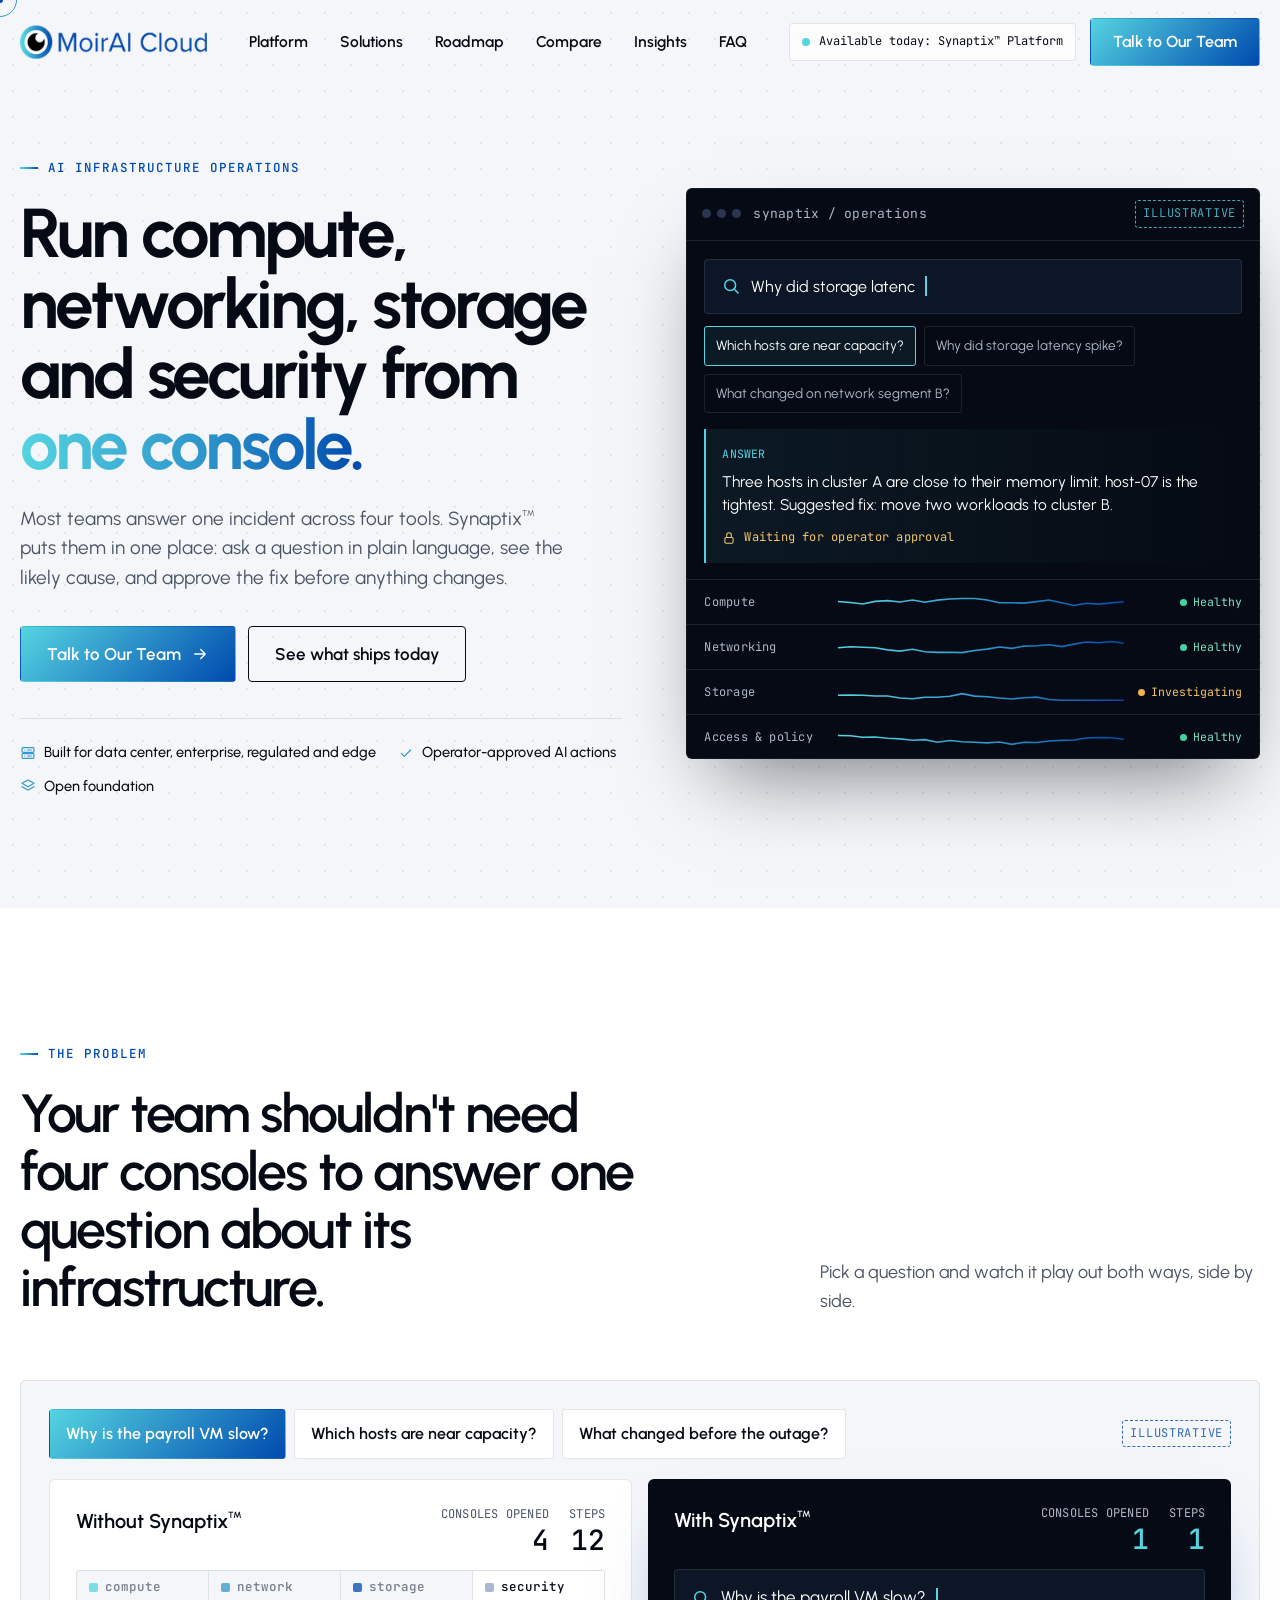
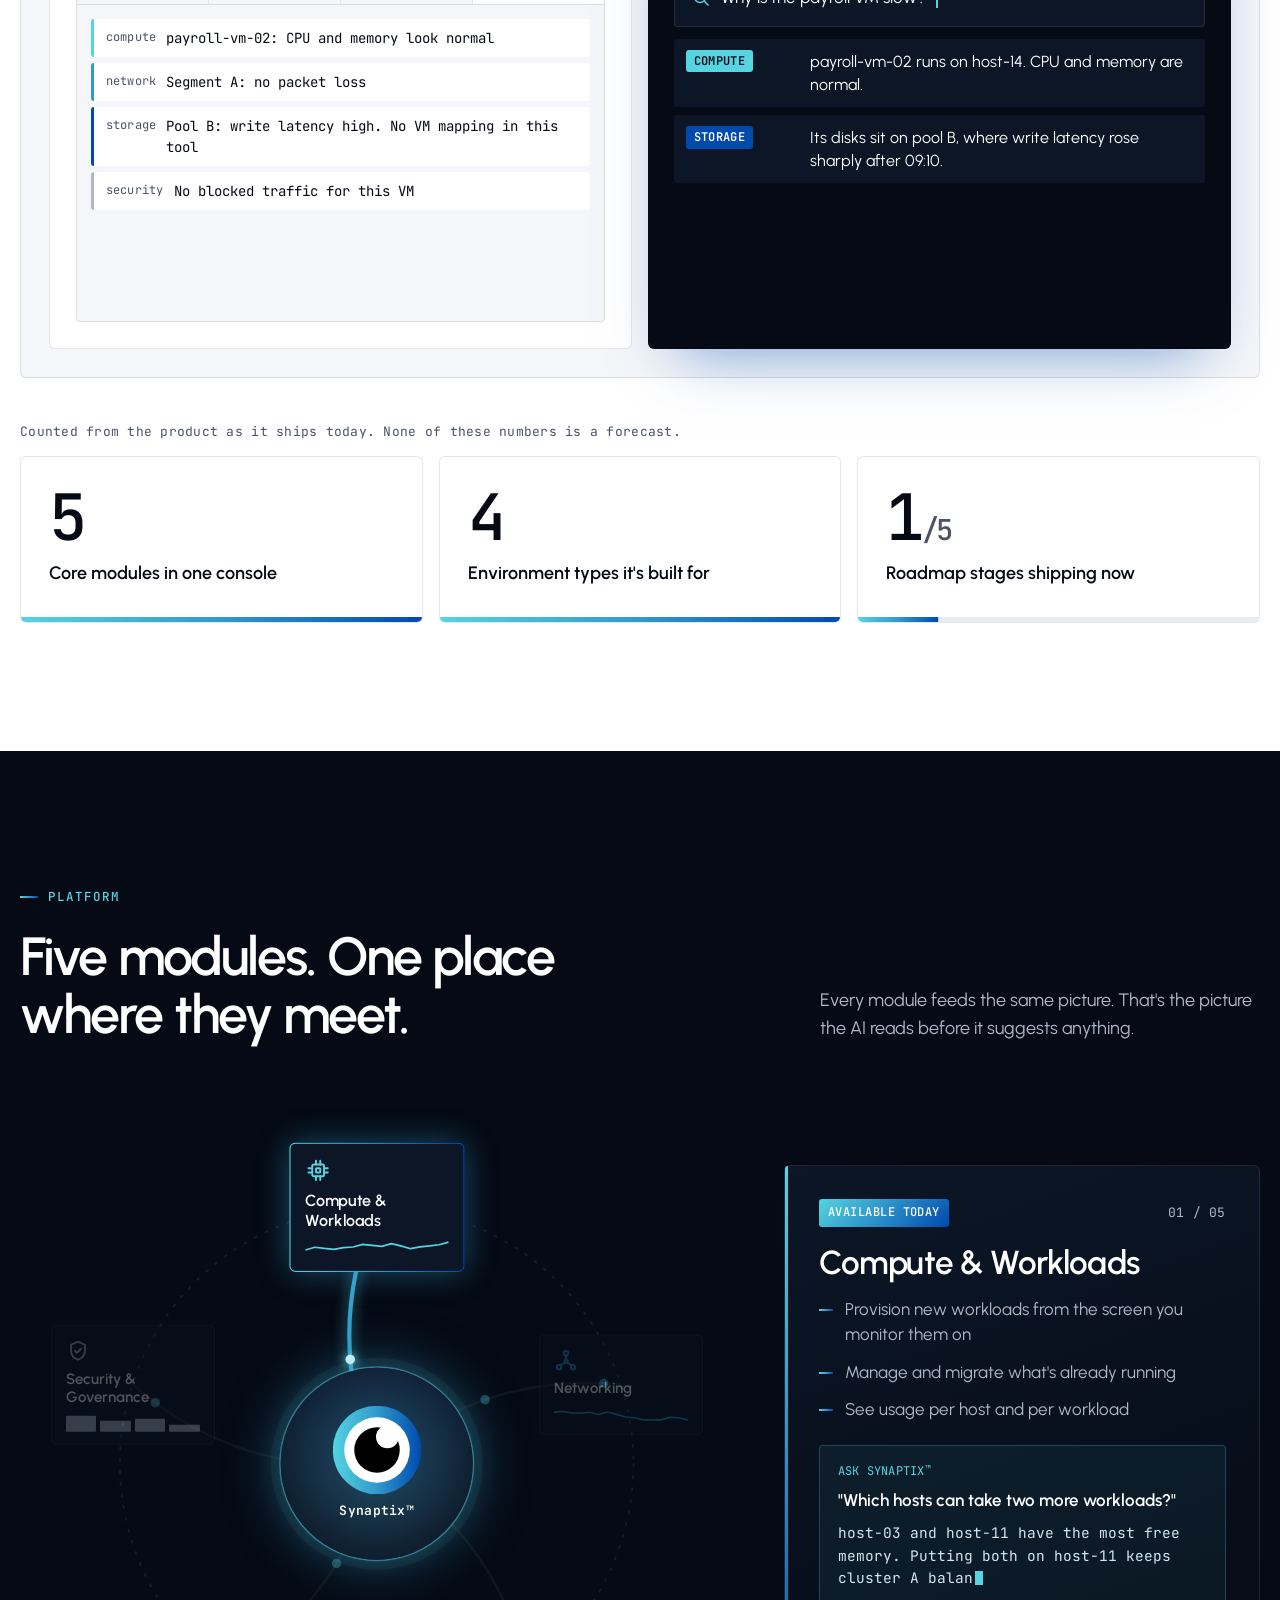
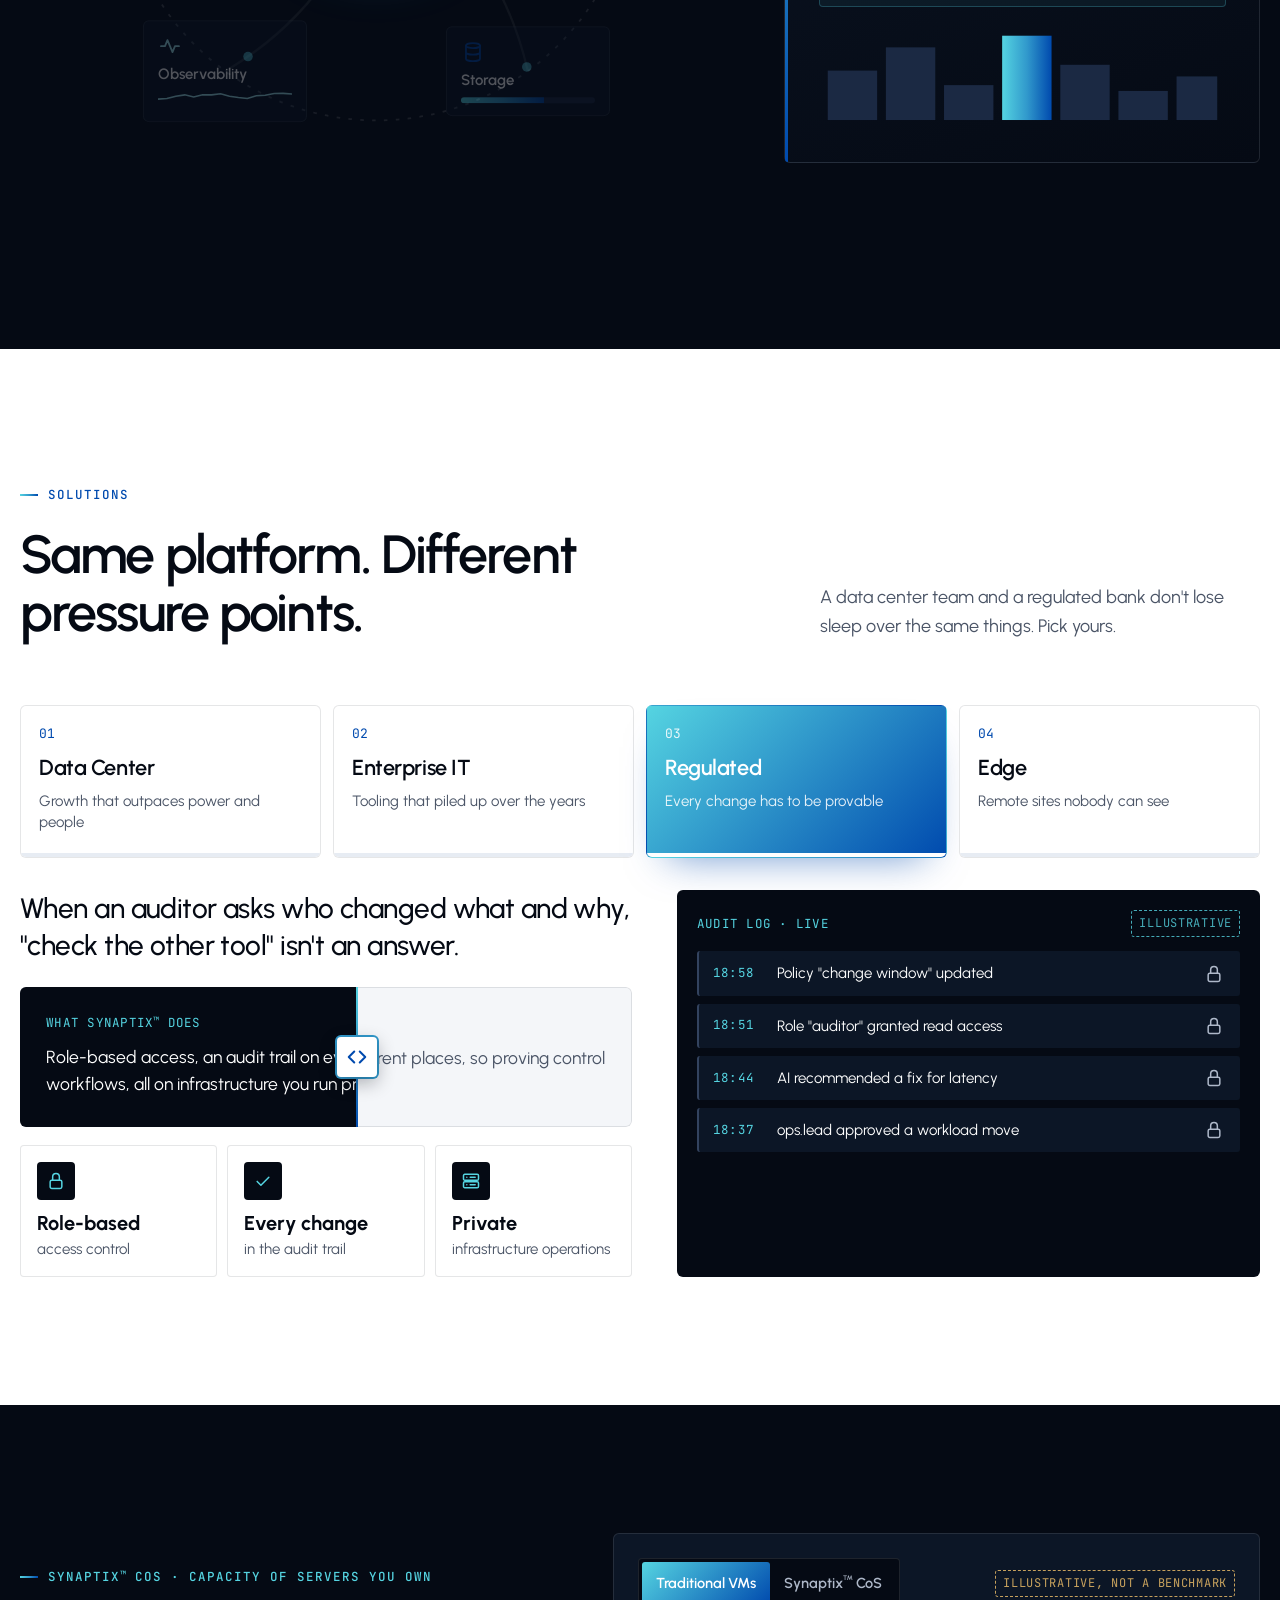
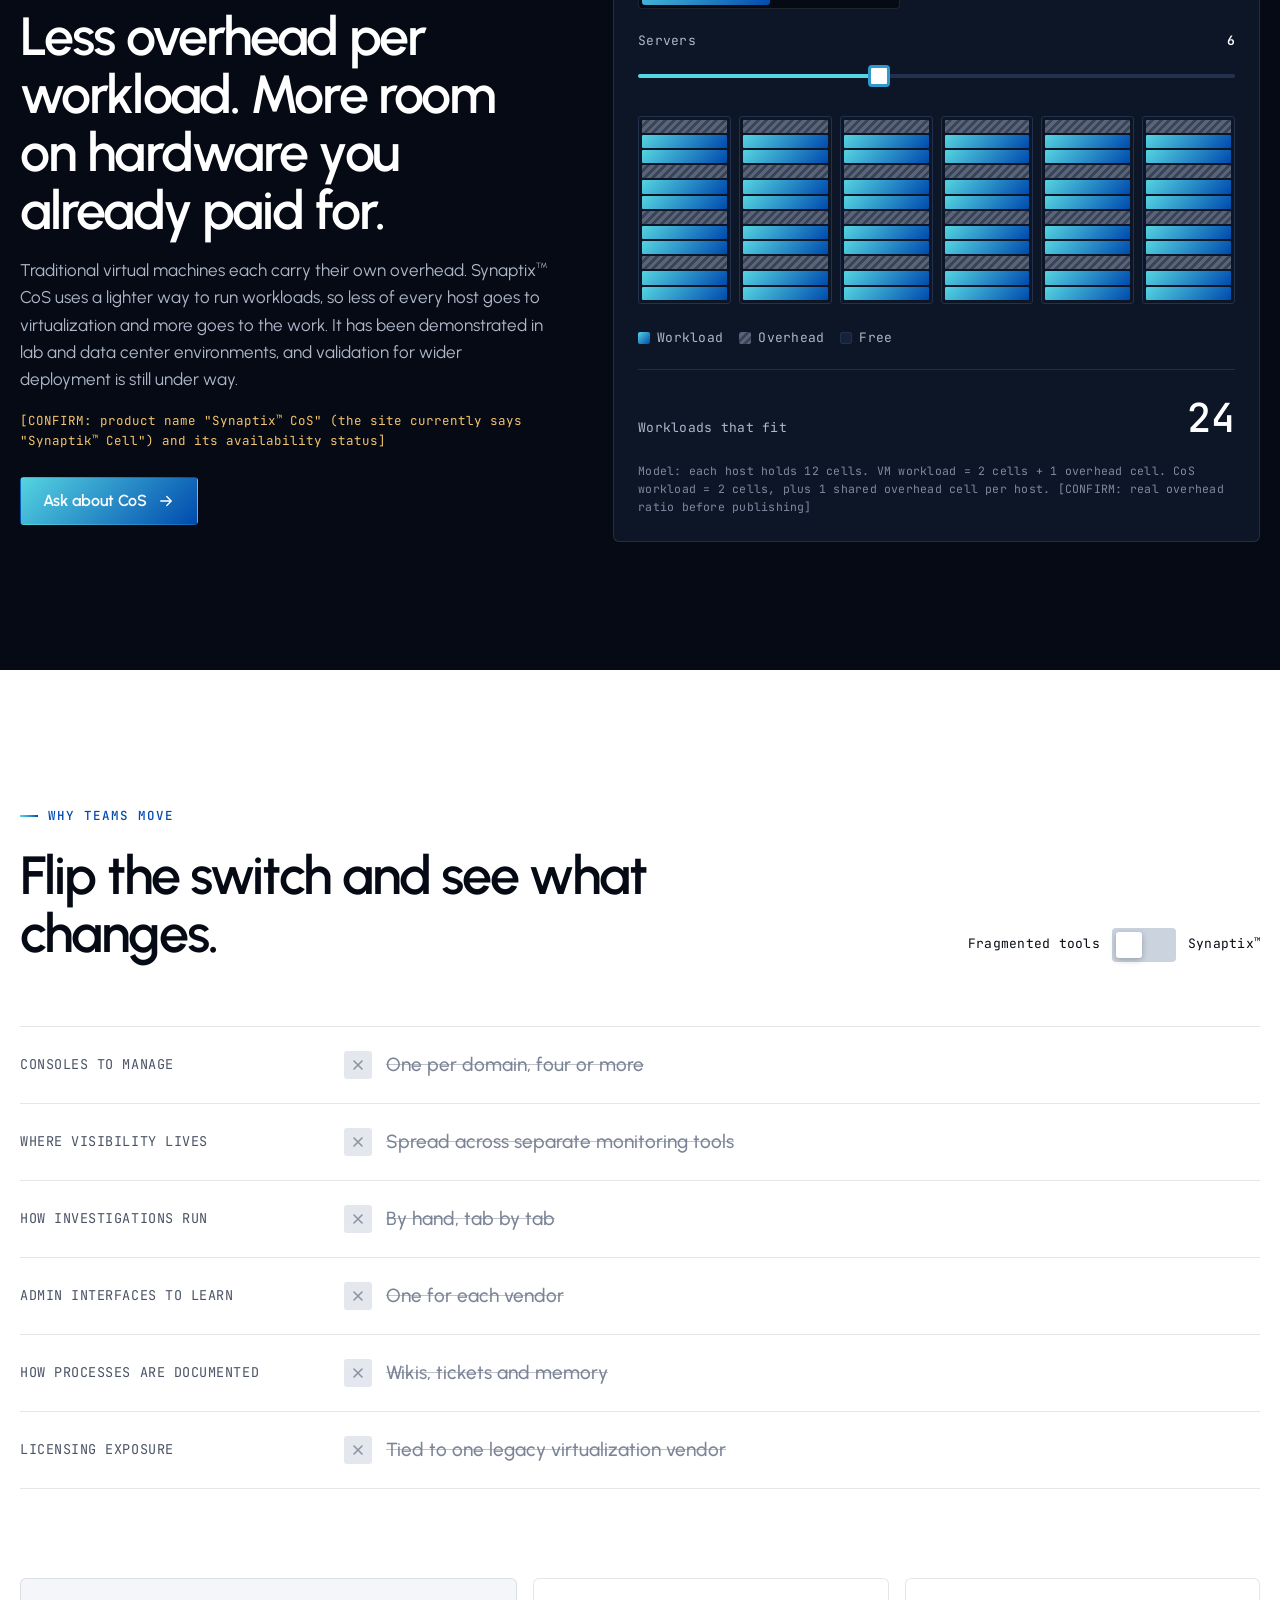
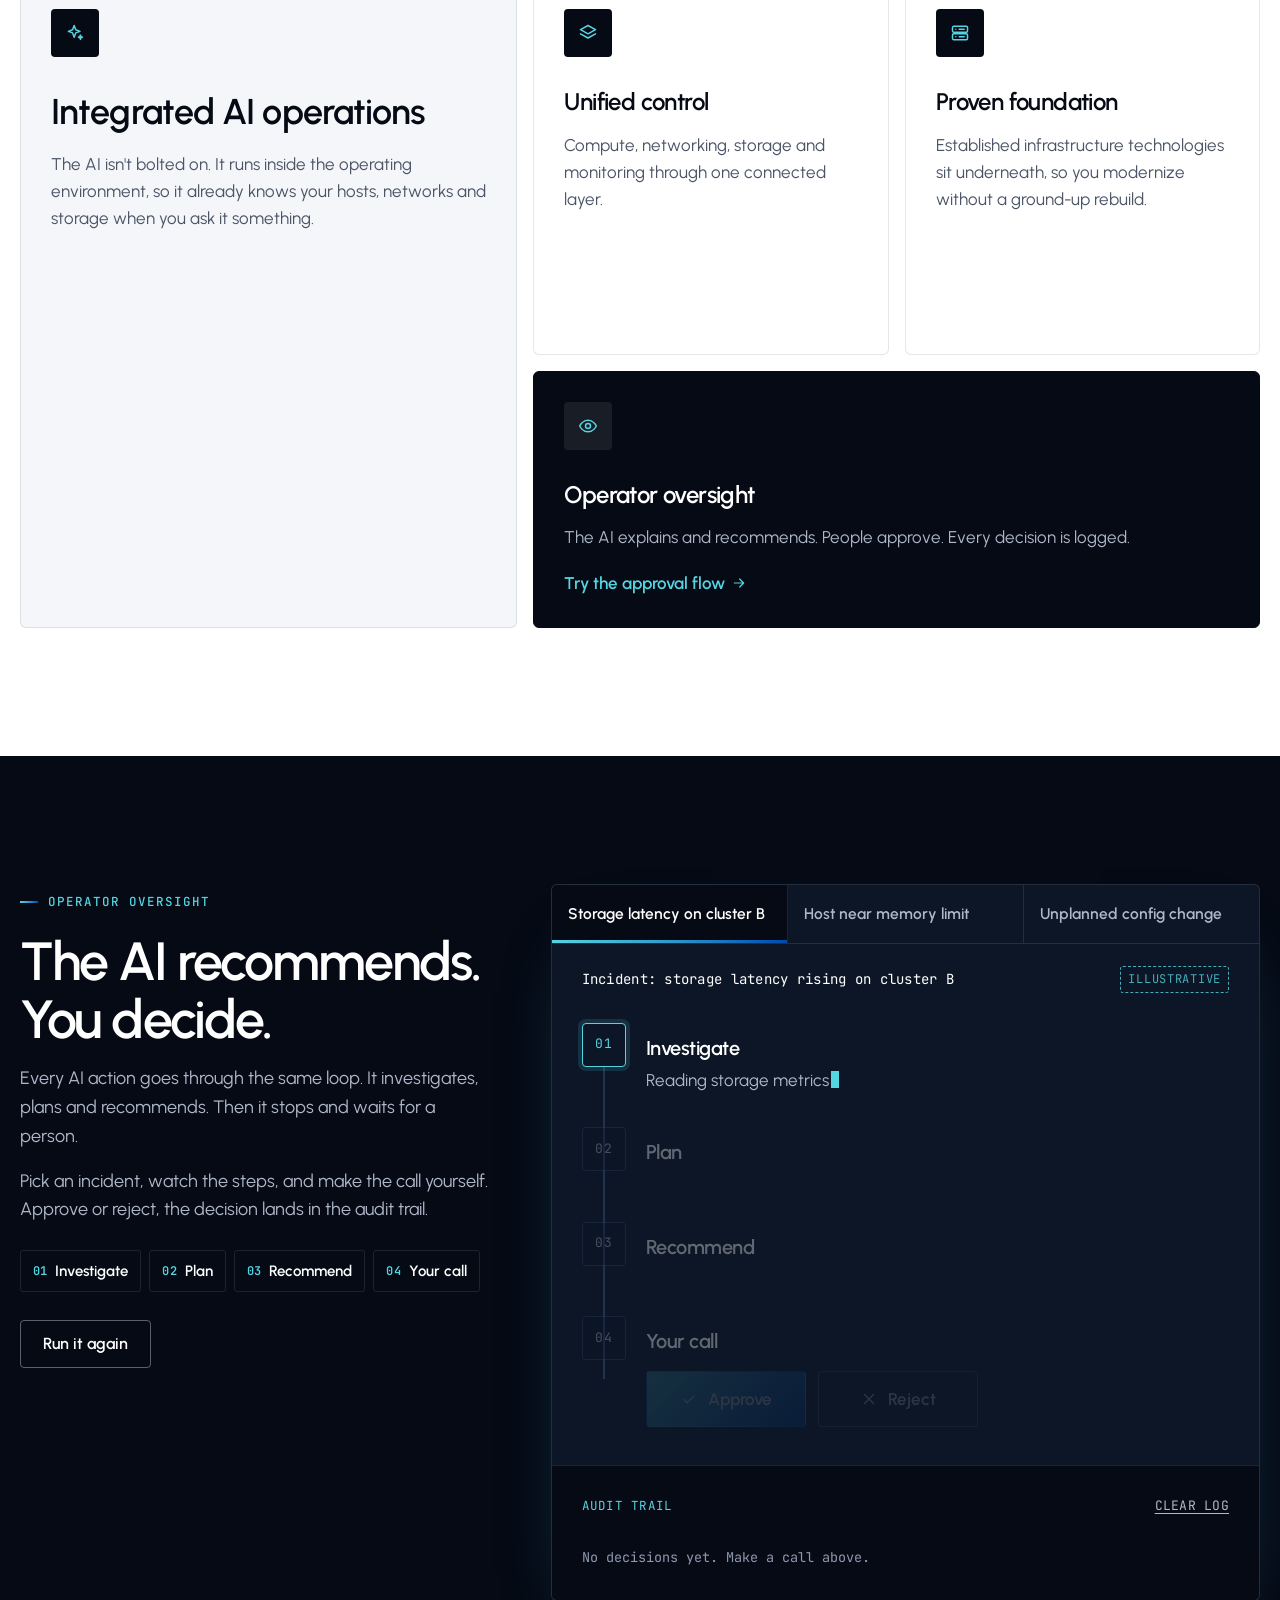
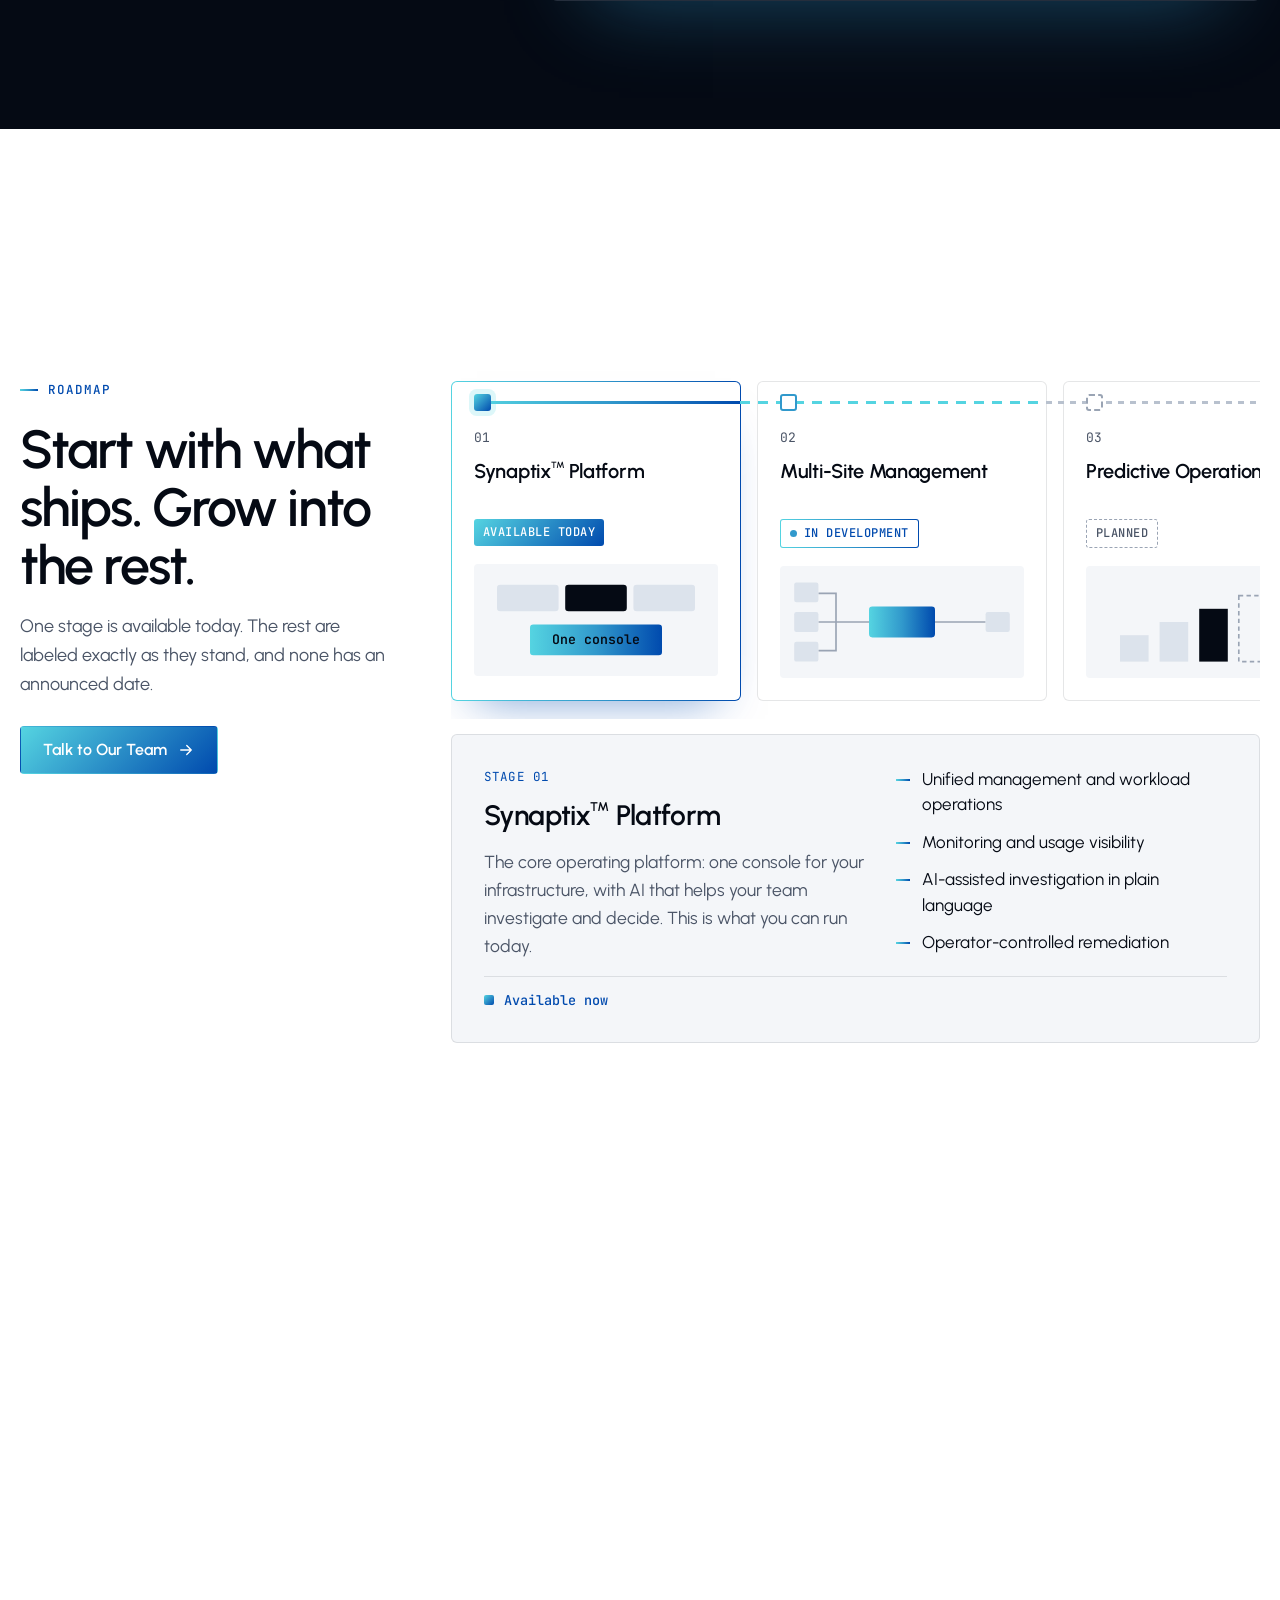
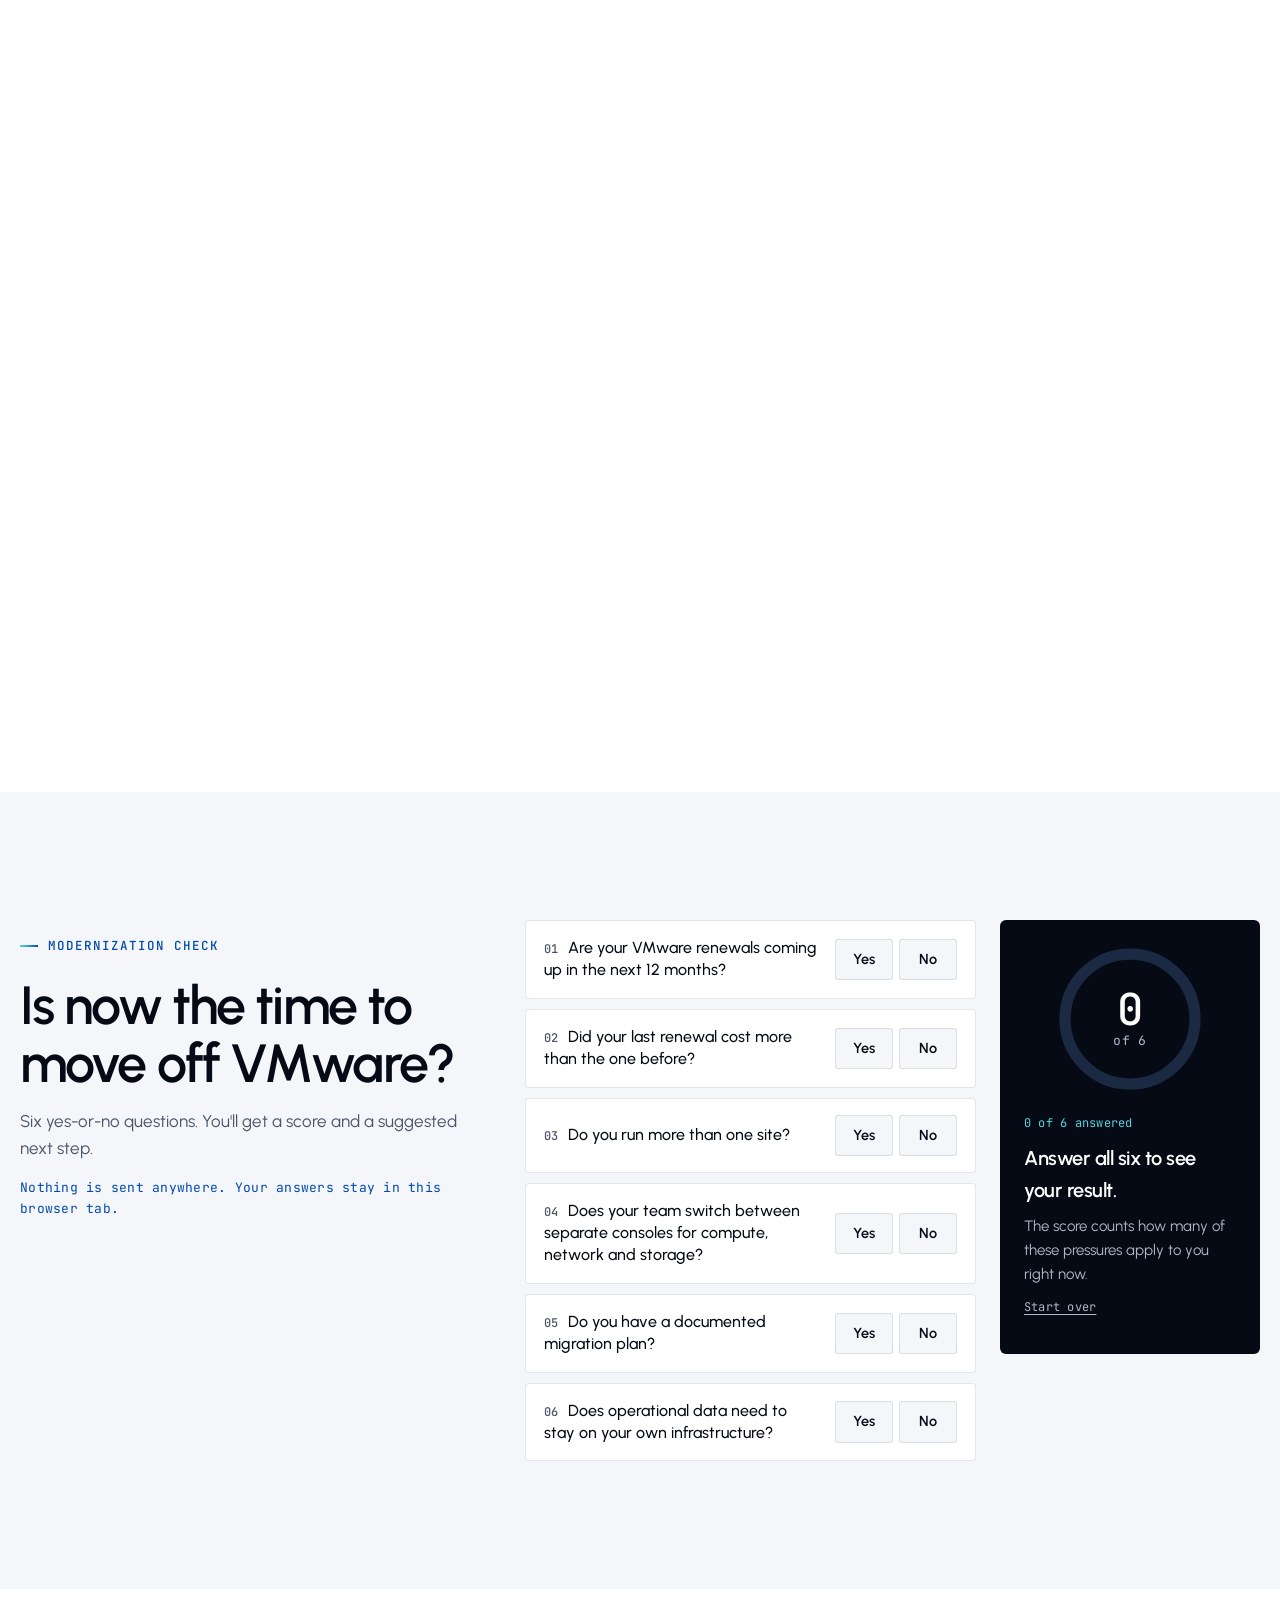
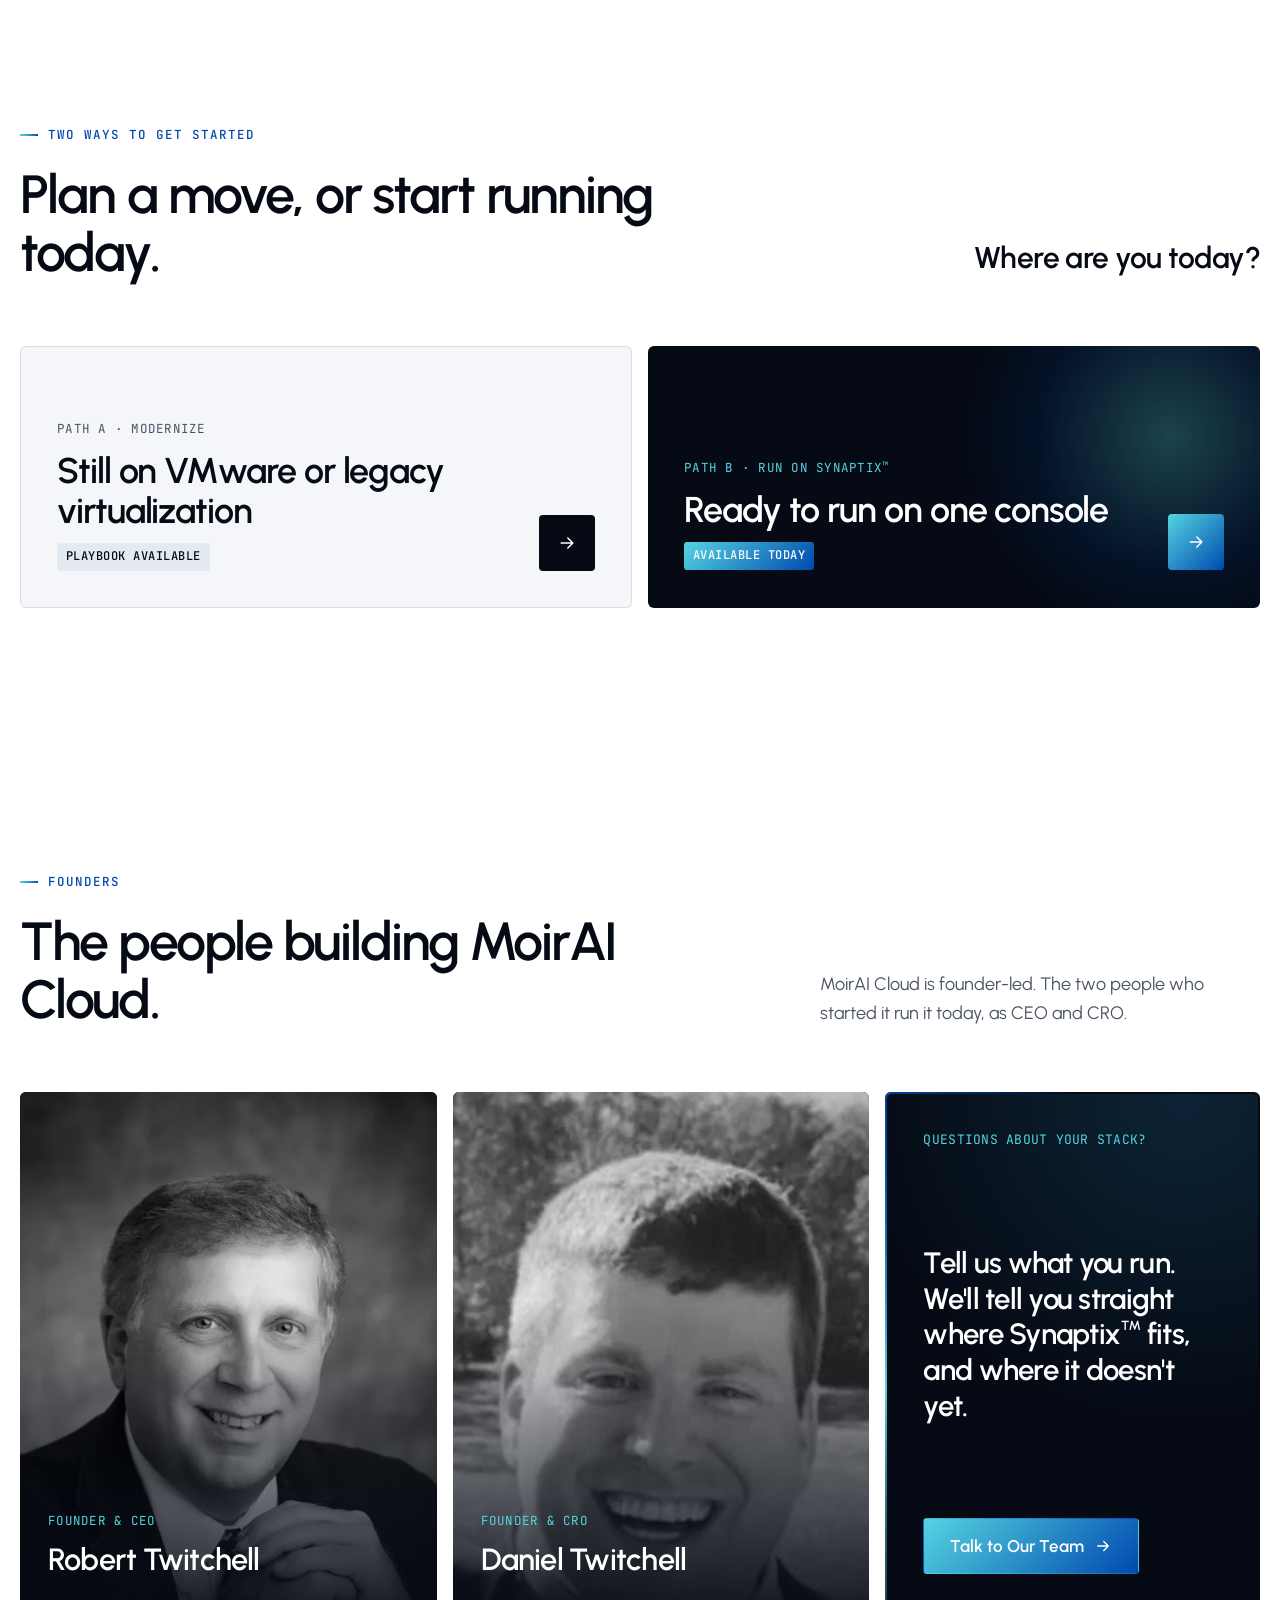
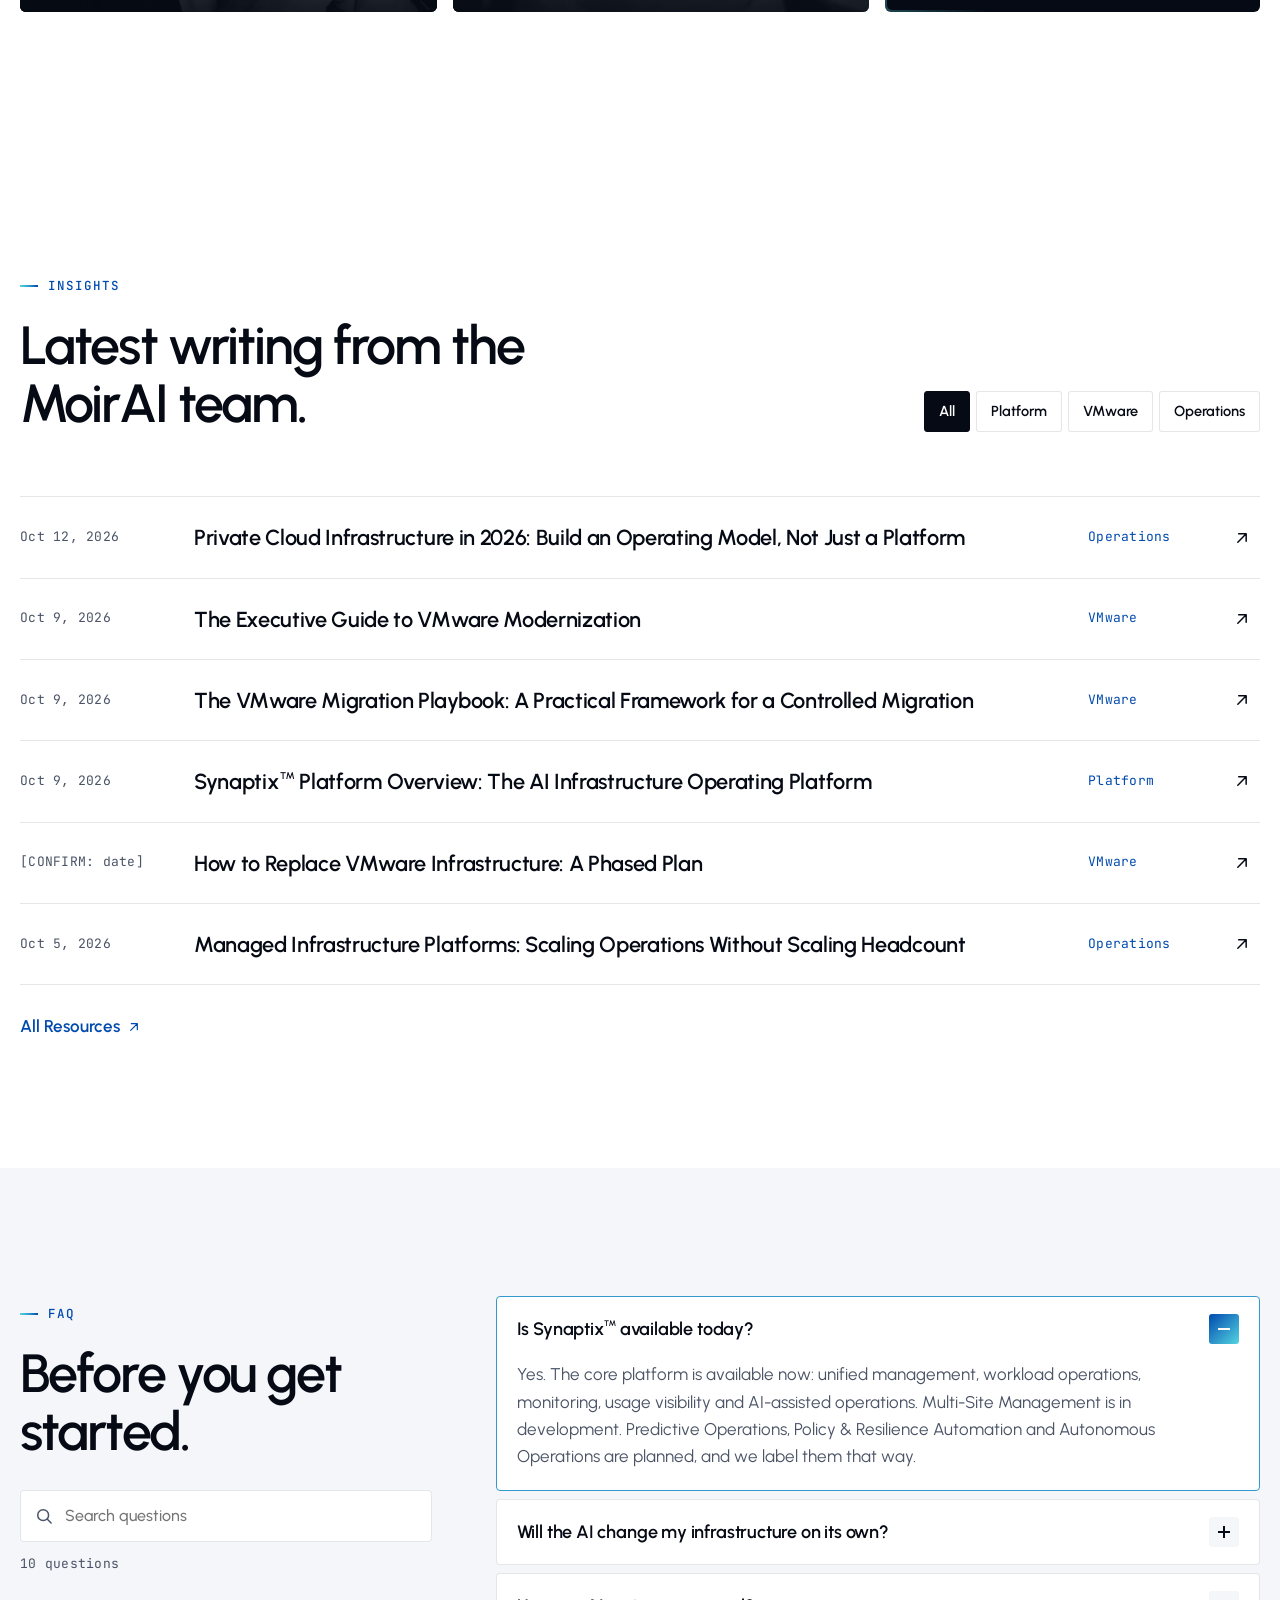
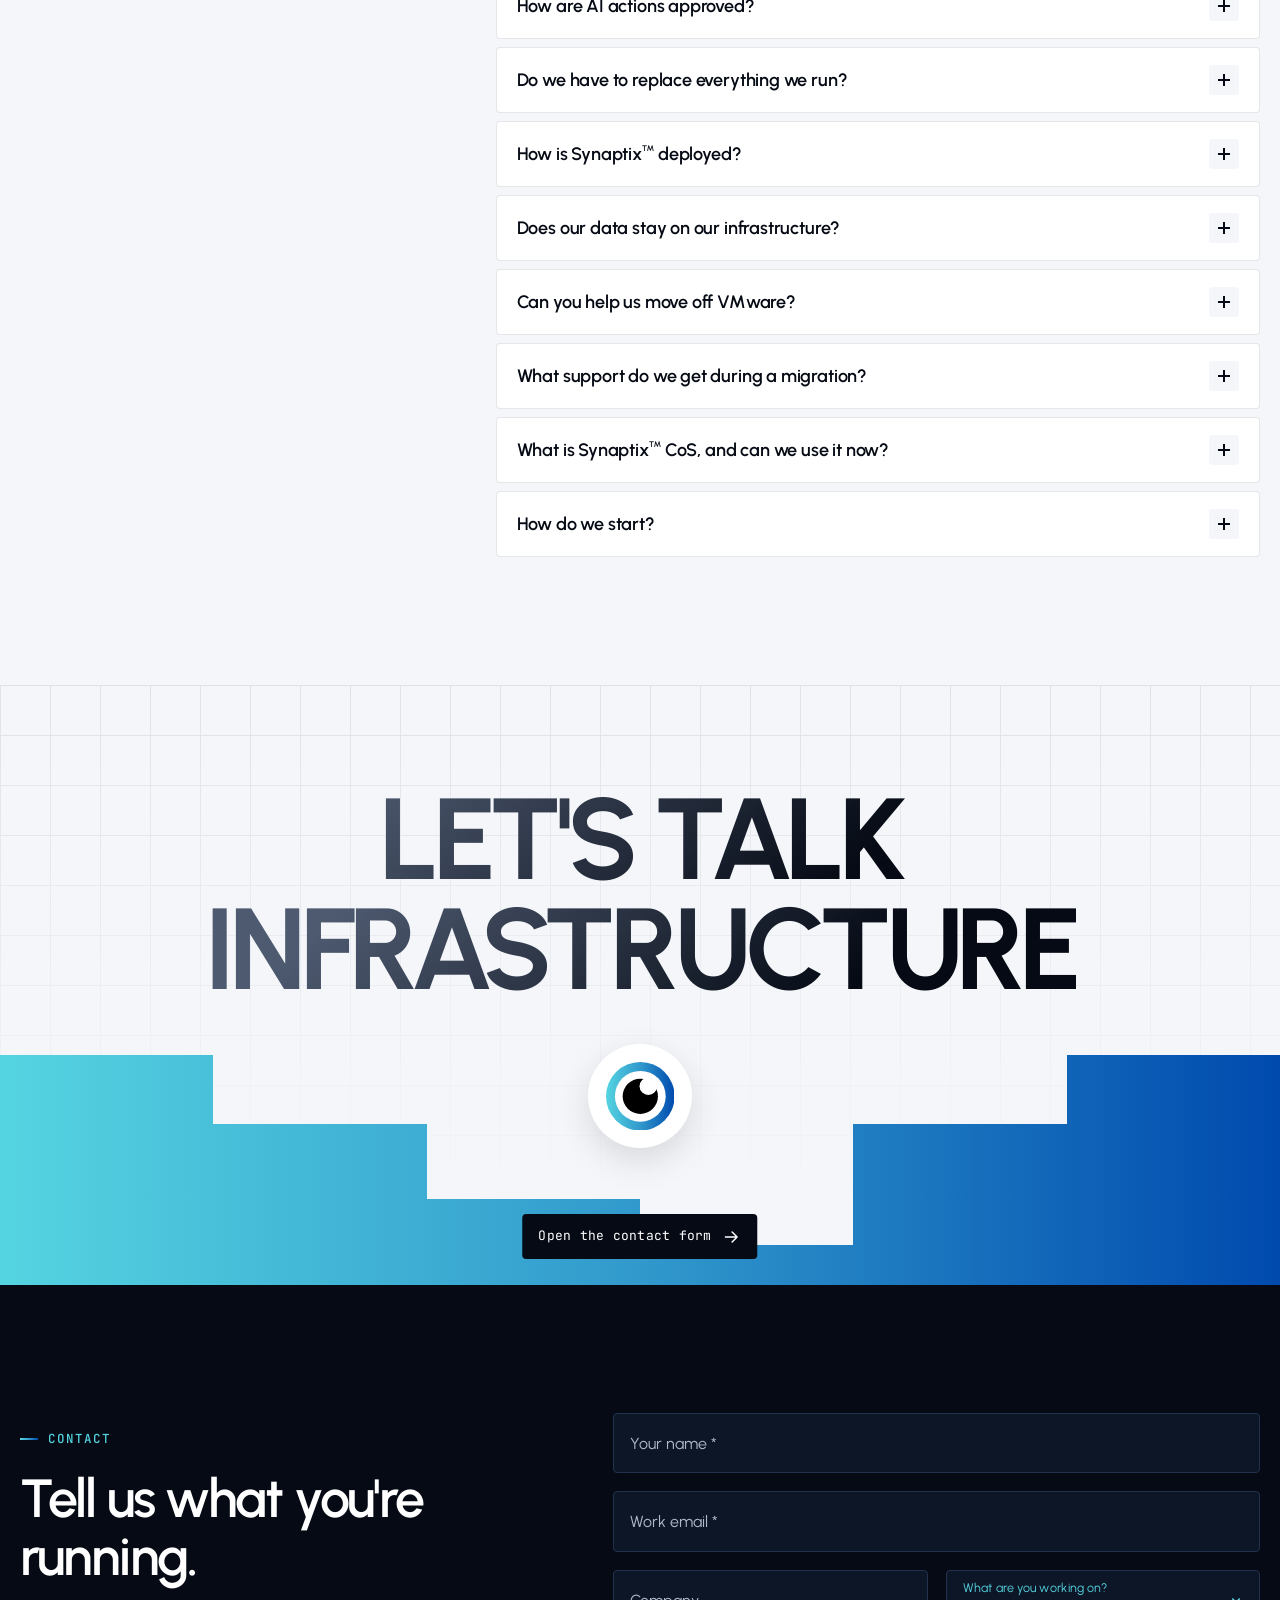
<file: index.html>
<!doctype html>
<html lang="en">
<head>
<meta charset="utf-8">
<meta name="viewport" content="width=device-width, initial-scale=1, viewport-fit=cover">
<title>MoirAI Cloud | Synaptix™, One Console for AI-Assisted Infrastructure Operations</title>
<meta name="description" content="Run compute, networking, storage and security from one console. Synaptix™ uses AI to trace problems to their cause and recommend a fix that your operators approve. Core platform available today.">
<meta name="theme-color" content="#F4F6F9">
<meta property="og:type" content="website">
<meta property="og:site_name" content="MoirAI Cloud">
<meta property="og:title" content="MoirAI Cloud | Synaptix™ AI infrastructure operations">
<meta property="og:description" content="One console for compute, networking, storage and security, with AI that recommends and operators who approve. Core platform available today.">
<meta property="og:image" content="assets/images/android-chrome-512x512.png">
<meta name="twitter:card" content="summary">
<meta name="twitter:site" content="@MoirAICloud">
<link rel="icon" href="assets/images/favicon.ico" sizes="any">
<link rel="icon" type="image/png" sizes="32x32" href="assets/images/favicon-32x32.png">
<link rel="icon" type="image/png" sizes="16x16" href="assets/images/favicon-16x16.png">
<link rel="apple-touch-icon" sizes="180x180" href="assets/images/apple-touch-icon.png">
<link rel="manifest" href="site.webmanifest">
<link rel="preconnect" href="https://fonts.googleapis.com">
<link rel="preconnect" href="https://fonts.gstatic.com" crossorigin>
<link rel="stylesheet" href="https://fonts.googleapis.com/css2?family=JetBrains+Mono:wght@400;500;600&family=Urbanist:wght@400..700&display=swap">
<script type="application/ld+json">{"@context":"https://schema.org","@type":"Organization","name":"MoirAI Cloud","url":"https://moiraicloud.ai/","email":"support@moiraicloud.ai","description":"Makers of Synaptix™, the AI infrastructure operating platform for data centers, enterprises, regulated and edge environments.","founder":[{"@type":"Person","name":"Robert Twitchell","jobTitle":"Founder & CEO"},{"@type":"Person","name":"Daniel Twitchell","jobTitle":"Founder & CRO"}],"sameAs":["https://www.linkedin.com/company/moirai-cloud/about/","https://x.com/MoirAICloud","https://www.instagram.com/moirai.cloud/"]}</script>
<style>:root{--cyan:#55D4E1;--blue:#3199CC;--blue-deep:#004AAE;--ink:#050A14;--ink-2:#0C1626;--ink-3:#15223A;--paper:#F4F6F9;--white:#FFFFFF;--line:rgba(5,10,20,.1);--line-d:rgba(255,255,255,.1);--body:#4A5466;--body-d:#AEB8C9;--grad:linear-gradient(90deg,var(--cyan),var(--blue) 50%,var(--blue-deep));--grad-d:linear-gradient(135deg,var(--cyan),var(--blue-deep));--f-sans:"Urbanist",system-ui,sans-serif;--f-mono:"JetBrains Mono",ui-monospace,monospace;--r:4px;--w:min(1280px,calc(100% - 40px));--sec-y:clamp(80px,10vw,140px);--head-h:72px;--ease:cubic-bezier(.22,.61,.36,1)}*,*::before,*::after{box-sizing:border-box}[hidden]{display:none !important}html{-webkit-text-size-adjust:100%;scroll-padding-top:88px}body{margin:0;font:400 17px/1.6 var(--f-sans);color:var(--body);background:var(--white);overflow-x:clip;-webkit-font-smoothing:antialiased}main>section,.foot{overflow-x:clip}img,svg{display:block;max-width:100%}img{height:auto}a{color:inherit;text-decoration:none}button{font:inherit;color:inherit;cursor:pointer}h1,h2,h3,p,ul,ol,figure{margin:0}ul,ol{padding:0;list-style:none}h1,h2,h3{color:var(--ink);font-weight:600;letter-spacing:-0.025em}:focus-visible{outline:2px solid var(--blue);outline-offset:3px;border-radius:2px}::selection{background:var(--cyan);color:var(--ink)}.mono{font-family:var(--f-mono);font-size:13px;letter-spacing:.02em}.ic{width:20px;height:20px;flex:none;fill:none;stroke:currentColor;stroke-width:1.8;stroke-linecap:round;stroke-linejoin:round}.sprite{position:absolute;width:0;height:0;overflow:hidden}.tm{position:relative;top:-1.1em;margin-left:.04em;font-size:.45em;line-height:0;letter-spacing:0;vertical-align:baseline}.mono .tm,.eyebrow .tm,.status-chip .tm,.badge .tm,.cos__fine .tm,.switch .tm{top:-.3em;font-size:.8em;margin-left:0}.sr-only{position:absolute !important;width:1px;height:1px;margin:-1px;overflow:hidden;clip:rect(0 0 0 0);white-space:nowrap;border:0}.skip{position:absolute;left:16px;top:-60px;z-index:1000;padding:12px 18px;background:var(--ink);color:var(--white);border-radius:var(--r);font-weight:600}.skip:focus{top:16px}.wrap{width:var(--w);margin-inline:auto}.grad-text{background:var(--grad);-webkit-background-clip:text;background-clip:text;color:transparent}.sec{padding-block:var(--sec-y);position:relative}.sec--dark{background:var(--ink);color:var(--body-d)}.sec--dark h2,.sec--dark h3{color:var(--white)}.sec--paper{background:var(--paper)}.eyebrow{display:inline-flex;align-items:center;gap:10px;margin-bottom:20px;font-family:var(--f-mono);font-size:12.5px;font-weight:500;letter-spacing:.08em;text-transform:uppercase;color:var(--blue-deep)}.eyebrow::before{content:"";width:18px;height:2px;background:var(--grad)}.eyebrow--dark{color:var(--cyan)}.h2{font-size:clamp(32px,4.2vw,56px);line-height:1.08;letter-spacing:-0.035em}.sec-head{max-width:760px;margin-bottom:clamp(40px,5vw,64px)}.sec-head__lead{margin-top:18px;font-size:18px;max-width:52ch}.sec-head--split{max-width:none;display:flex;align-items:flex-end;justify-content:space-between;gap:32px;flex-wrap:wrap}.sec-head--split>div{max-width:640px}.sec-head--split .sec-head__lead{margin-top:0;max-width:40ch}.badge{display:inline-flex;align-items:center;gap:7px;padding:4px 9px;border-radius:3px;font-family:var(--f-mono);font-size:12px;font-weight:500;letter-spacing:.04em;text-transform:uppercase;white-space:nowrap}.badge--live{color:var(--white);background:var(--grad-d)}.badge--dev{position:relative;color:var(--blue-deep);background:var(--white);border:1.5px solid transparent;background-image:linear-gradient(var(--white),var(--white)),var(--grad);background-origin:border-box;background-clip:padding-box,border-box}.badge--dev::before{content:"";width:7px;height:7px;border-radius:50%;background:var(--blue);animation:pulse 1.8s infinite}.badge--plan{color:var(--body);border:1.5px dashed #9AA4B4}.badge--plan-solid{color:var(--ink);background:#E4EAF2}.tag-ill{display:inline-block;padding:3px 7px;border:1px dashed currentColor;border-radius:3px;font-family:var(--f-mono);font-size:12px;letter-spacing:.06em;text-transform:uppercase;opacity:.8}@keyframes pulse{0%{box-shadow:0 0 0 0 rgba(85,212,225,.7)}70%{box-shadow:0 0 0 8px rgba(85,212,225,0)}100%{box-shadow:0 0 0 0 rgba(85,212,225,0)}}.btn{position:relative;display:inline-flex;align-items:center;justify-content:center;gap:10px;min-height:48px;padding:13px 22px;border:1.5px solid var(--ink);border-radius:var(--r);background:var(--ink);color:var(--white);font-size:16px;font-weight:600;line-height:1;white-space:nowrap;overflow:hidden;isolation:isolate;transition:color .3s,border-color .3s,transform .2s var(--ease);touch-action:manipulation}.btn::before{content:"";position:absolute;inset:0;z-index:-1;background:var(--grad);transform:translateX(-101%);transition:transform .45s var(--ease)}.btn:hover::before,.btn:focus-visible::before{transform:none}.btn:hover,.btn:focus-visible{border-color:transparent;color:var(--ink)}.btn .ic{width:18px;height:18px;transition:transform .3s var(--ease)}.btn:hover .ic{transform:translateX(3px)}.btn--grad{background:var(--grad-d);border-color:transparent;color:var(--white)}.btn--grad::before{background:var(--ink)}.btn--grad:hover,.btn--grad:focus-visible{color:var(--white)}.btn--line{background:transparent;color:var(--ink)}.btn--line:hover{color:var(--ink)}.btn--dark{color:var(--white);border-color:rgba(255,255,255,.35)}.btn--dark:hover{color:var(--ink)}.btn--lg{min-height:56px;padding:16px 26px;font-size:17px}.btn--sm{min-height:44px;padding:10px 16px;font-size:15px}.btn--block{width:100%}.btn:disabled{opacity:.4;cursor:not-allowed}.btn:disabled::before{display:none}.btn--mag{will-change:transform}.link{display:inline-flex;align-items:center;gap:6px;font-weight:600;color:var(--blue-deep)}.link .ic{width:16px;height:16px;transition:transform .3s var(--ease)}.link:hover .ic{transform:translate(3px,-1px)}.link-btn{padding:8px 0;min-height:44px;border:0;background:none;color:var(--blue-deep);text-decoration:underline;text-underline-offset:3px}.ulink{position:relative;display:inline-block}.ulink::after{content:"";position:absolute;left:0;bottom:-2px;width:100%;height:2px;background:var(--grad);transform:scaleX(0);transform-origin:right;transition:transform .4s var(--ease)}.ulink:hover::after,.ulink:focus-visible::after{transform:scaleX(1);transform-origin:left}.progress{position:fixed;inset:0 0 auto;height:3px;z-index:300;pointer-events:none}.progress span{display:block;height:100%;background:var(--grad);transform-origin:0 50%;transform:scaleX(0)}.cursor{display:none}.has-cursor .cursor{display:block}.cursor__dot,.cursor__ring{position:fixed;left:0;top:0;z-index:400;pointer-events:none;border-radius:50%}.cursor__dot{width:6px;height:6px;margin:-3px 0 0 -3px;background:var(--blue-deep)}.cursor__ring{width:34px;height:34px;margin:-17px 0 0 -17px;border:1.5px solid var(--blue);display:grid;place-items:center;transition:width .3s var(--ease),height .3s var(--ease),margin .3s var(--ease),background .3s,border-color .3s}.cursor.is-hover .cursor__ring{width:64px;height:64px;margin:-32px 0 0 -32px;border-color:transparent;background:linear-gradient(135deg,rgba(85,212,225,.35),rgba(0,74,174,.35))}.cursor.is-label .cursor__ring{width:76px;height:76px;margin:-38px 0 0 -38px;background:var(--grad-d);border-color:transparent}.cursor__label{font:600 11px/1 var(--f-mono);letter-spacing:.06em;text-transform:uppercase;color:var(--white);opacity:0;transition:opacity .2s}.cursor.is-label .cursor__label{opacity:1}.cursor.is-text{opacity:0}.has-cursor,.has-cursor a,.has-cursor button,.has-cursor [role="button"]{cursor:none}.has-cursor input,.has-cursor textarea,.has-cursor select{cursor:auto}.has-cursor input[type="range"]{cursor:none}.totop{position:fixed;right:20px;bottom:20px;z-index:120;display:grid;place-items:center;width:52px;height:52px;padding:0;border:0;border-radius:6px;background:var(--ink);color:var(--white);box-shadow:0 10px 24px -10px rgba(5,10,20,.5);opacity:0;visibility:hidden;transform:translateY(14px);transition:opacity .3s,transform .3s var(--ease),visibility .3s}.totop.is-on{opacity:1;visibility:visible;transform:none}.totop:hover{background:var(--blue-deep)}.totop .ic{width:18px;height:18px}.totop__ring{position:absolute;inset:0;width:100%;height:100%;transform:rotate(-90deg);fill:none;stroke-width:2}.totop__ring circle{stroke:rgba(255,255,255,.14)}.totop__ring .totop__bar{stroke:var(--cyan);stroke-dasharray:100;stroke-dashoffset:calc(100 - var(--p,0))}.head{position:fixed;inset:0 0 auto;z-index:200;transition:transform .35s var(--ease),background .3s,box-shadow .3s}.head__in{width:var(--w);margin-inline:auto;height:84px;display:flex;align-items:center;gap:28px;transition:height .3s var(--ease)}.head.is-solid{background:rgba(255,255,255,.82);-webkit-backdrop-filter:blur(14px) saturate(1.4);backdrop-filter:blur(14px) saturate(1.4);box-shadow:0 1px 0 var(--line)}.head.is-solid .head__in{height:var(--head-h)}.head.is-hidden{transform:translateY(-100%)}.head__logo img{height:34px;width:auto}.nav{position:relative;margin-inline:auto}.nav__list{display:flex;gap:4px}.nav__list a{display:block;padding:12px 14px;font-size:15.5px;font-weight:600;color:var(--ink);transition:color .2s}.nav__list a.is-active{color:var(--blue-deep)}.nav__bar{position:absolute;left:0;bottom:4px;height:2px;width:0;background:var(--grad);opacity:0;transition:transform .35s var(--ease),width .35s var(--ease),opacity .2s}.head__right{display:flex;align-items:center;gap:14px}.status-chip{display:inline-flex;align-items:center;gap:9px;padding:8px 12px;border:1px solid var(--line);border-radius:var(--r);background:rgba(255,255,255,.7);font-family:var(--f-mono);font-size:12px;color:var(--ink);white-space:nowrap;transition:border-color .3s}.status-chip:hover{border-color:var(--blue)}.dot{width:8px;height:8px;border-radius:50%;background:var(--cyan);animation:pulse 1.8s infinite;flex:none}.burger{display:none;position:relative;width:46px;height:46px;padding:0;border:0;border-radius:var(--r);background:var(--ink)}.burger span{position:absolute;left:13px;right:13px;height:2px;background:var(--white);transition:transform .3s var(--ease),top .3s var(--ease)}.burger span:first-child{top:18px}.burger span:last-child{top:26px}.burger[aria-expanded="true"] span:first-child{top:22px;transform:rotate(45deg)}.burger[aria-expanded="true"] span:last-child{top:22px;transform:rotate(-45deg)}.mmenu{position:fixed;inset:0;z-index:190;display:flex;flex-direction:column;justify-content:space-between;padding:110px 24px 32px;background:var(--ink);overflow-y:auto}.mmenu__list a{display:flex;align-items:baseline;gap:16px;padding:14px 0;border-bottom:1px solid var(--line-d);font-size:clamp(30px,8vw,44px);font-weight:600;letter-spacing:-0.03em;color:var(--white)}.mmenu__list .mono{color:var(--cyan)}.mmenu__list li{opacity:0;transform:translateY(18px);transition:opacity .4s var(--ease),transform .4s var(--ease)}.mmenu.is-in .mmenu__list li{opacity:1;transform:none}.mmenu__list li:nth-child(2){transition-delay:.04s}.mmenu__list li:nth-child(3){transition-delay:.08s}.mmenu__list li:nth-child(4){transition-delay:.12s}.mmenu__list li:nth-child(5){transition-delay:.16s}.mmenu__list li:nth-child(6){transition-delay:.2s}.mmenu__foot{display:grid;gap:16px;margin-top:32px}.mmenu__mail{font-family:var(--f-mono);color:var(--body-d);font-size:14px}.menu-open .head{background:transparent;box-shadow:none;-webkit-backdrop-filter:none;backdrop-filter:none}.menu-open .head__logo{filter:brightness(0) invert(1)}.hero{position:relative;padding:150px 0 110px;background:var(--paper);overflow:hidden}.hero__grid{position:absolute;inset:0;width:100%;height:100%}.hero__in{position:relative;display:grid;grid-template-columns:1.05fr 1fr;gap:clamp(32px,5vw,72px);align-items:center}.hero__title{font-size:clamp(40px,5.4vw,76px);line-height:1.02;letter-spacing:-0.045em;font-weight:700}.hero__lead{margin-top:24px;font-size:19px;line-height:1.55;max-width:50ch}.hero__ctas{display:flex;flex-wrap:wrap;gap:12px;margin-top:34px}.trust{display:flex;flex-wrap:wrap;gap:10px 22px;margin-top:36px;padding-top:22px;border-top:1px solid var(--line)}.trust li{display:flex;align-items:center;gap:8px;font-size:14.5px;font-weight:500;color:var(--ink)}.trust .ic{width:16px;height:16px;color:var(--blue)}.console{border-radius:6px;background:var(--ink);color:var(--body-d);box-shadow:0 40px 80px -30px rgba(5,10,20,.55),0 0 0 1px rgba(255,255,255,.06) inset;overflow:hidden}.console__bar{display:flex;align-items:center;gap:12px;padding:12px 16px;border-bottom:1px solid var(--line-d)}.console__bar .mono{color:var(--body-d);flex:1}.console__bar .tag-ill{color:var(--cyan)}.console__dots{display:flex;gap:6px}.console__dots i{width:9px;height:9px;border-radius:50%;background:#2A3550}.console__query{display:flex;align-items:center;gap:10px;margin:18px 18px 12px;padding:14px 16px;border:1px solid var(--line-d);border-radius:var(--r);background:var(--ink-2);font-size:16px;color:var(--white);min-height:54px}.console__query .ic{color:var(--cyan)}.console__caret{width:2px;height:20px;background:var(--cyan);animation:blink 1s steps(1) infinite}@keyframes blink{50%{opacity:0}}.console__chips{display:flex;flex-wrap:wrap;gap:8px;padding:0 18px}.qchip{padding:8px 11px;min-height:36px;border:1px solid var(--line-d);border-radius:3px;background:transparent;color:var(--body-d);font-size:13.5px;text-align:left;transition:border-color .25s,color .25s,background .25s}.qchip:hover,.qchip.is-on{color:var(--white);border-color:var(--cyan);background:rgba(85,212,225,.08)}.console__answer{margin:16px 18px;padding:16px;border-left:2px solid transparent;border-image:var(--grad) 1;background:linear-gradient(90deg,rgba(85,212,225,.08),transparent)}.console__label{color:var(--cyan);margin-bottom:6px;font-size:11.5px;text-transform:uppercase}.console__text{color:var(--white);font-size:15.5px;line-height:1.5;min-height:3em;transition:opacity .25s}.console__need{display:flex;align-items:center;gap:8px;margin-top:12px;color:#F5C46B;font-size:12px}.console__need .ic{width:14px;height:14px}.console__mods{border-top:1px solid var(--line-d)}.console__mods li{display:grid;grid-template-columns:120px 1fr 104px;align-items:center;gap:14px;padding:11px 18px;border-bottom:1px solid var(--line-d)}.console__mods li:last-child{border-bottom:0}.console__mods .mono{color:var(--body-d);font-size:12px}.spark{width:100%;height:22px}.spark polyline{fill:none;stroke:url(#g-ring);stroke-width:1.6;vector-effect:non-scaling-stroke}.state{justify-self:end;display:inline-flex;align-items:center;gap:6px;font-family:var(--f-mono);font-size:11.5px}.state::before{content:"";width:7px;height:7px;border-radius:50%}.state--ok{color:#7FE3C0}.state--ok::before{background:#43D3A0}.state--warn{color:#F5C46B}.state--warn::before{background:#F0B44C;animation:pulse 1.6s infinite}:root{--m-compute:#55D4E1;--m-network:#3199CC;--m-storage:#004AAE;--m-observe:#9FE6EE;--m-security:#A9B8CF}.qa{padding:clamp(16px,2.4vw,28px);border:1px solid var(--line);border-radius:6px;background:var(--paper)}.qa__bar{display:flex;align-items:center;justify-content:space-between;gap:16px;flex-wrap:wrap}.qa__bar .tag-ill{color:var(--blue-deep)}.qa__chips{display:flex;flex-wrap:wrap;gap:8px}.qa__chip{position:relative;min-height:46px;padding:11px 16px;border:1.5px solid var(--line);border-radius:var(--r);background:var(--white);font-size:16px;font-weight:600;color:var(--ink);transition:border-color .25s,color .25s,background .25s,transform .2s var(--ease)}.qa__chip:hover{border-color:var(--blue);transform:translateY(-2px)}.qa__chip[aria-pressed="true"]{background:var(--grad-d);border-color:transparent;color:var(--white)}.qa__grid{display:grid;grid-template-columns:1fr 1fr;gap:16px;margin-top:20px}.qa__side{display:flex;flex-direction:column;gap:16px;min-height:470px;padding:clamp(18px,2vw,26px);border-radius:6px}.qa__side--without{background:var(--white);border:1px solid var(--line)}.qa__side--with{background:var(--ink);color:var(--body-d);box-shadow:0 30px 60px -30px rgba(0,74,174,.55)}.qa__head{display:flex;justify-content:space-between;align-items:flex-start;gap:16px}.qa__title{font-size:20px;font-weight:600;color:var(--ink)}.qa__title--with{color:var(--white)}.qa__meters{display:flex;gap:20px;margin:0}.qa__meters div{text-align:right}.qa__meters dt{color:var(--body);font-size:12px;text-transform:uppercase}.qa__meters dd{margin:2px 0 0;font:500 28px/1 var(--f-mono);color:var(--ink);font-variant-numeric:tabular-nums}.qa__side--with dt{color:var(--body-d)}.qa__side--with dd{color:var(--cyan)}.cons4{flex:1;display:flex;flex-direction:column;border:1px solid var(--line);border-radius:var(--r);background:var(--paper);overflow:hidden}.cons4__tabs{display:flex;border-bottom:1px solid var(--line);overflow:hidden}.cons4__tabs span{flex:1;display:flex;align-items:center;gap:7px;padding:10px 12px;font:500 12.5px/1 var(--f-mono);color:var(--body);border-right:1px solid var(--line);opacity:.3;transition:opacity .3s,background .3s;white-space:nowrap}.cons4__tabs span:last-child{border-right:0}.cons4__tabs i{width:9px;height:9px;border-radius:2px;background:var(--m);flex:none}.cons4__tabs span.is-open{opacity:.75}.cons4__tabs span.is-cur{opacity:1;background:var(--white);color:var(--ink);box-shadow:inset 0 3px 0 var(--m)}.cons4__body{flex:1;display:grid;align-content:start;gap:6px;padding:14px}.cons4__body li{display:flex;gap:10px;padding:9px 12px;border-radius:3px;background:var(--white);font:400 14px/1.45 var(--f-mono);color:var(--ink);border-left:3px solid var(--m,#CBD3DF);animation:rise .35s var(--ease)}.cons4__body li .mono{color:var(--body);font-size:12px;flex:none;padding-top:1px}.cons4__idle{border-left-color:transparent !important;color:var(--body) !important;background:transparent !important}.qa__half{padding:14px 16px;border:1.5px dashed #D99A2B;border-radius:var(--r);background:#FFF8EC;color:#5C3F08;font-size:16px;line-height:1.5;animation:rise .4s var(--ease)}.qa__half strong{display:block;font:600 12px/1.4 var(--f-mono);text-transform:uppercase;letter-spacing:.04em;color:#8A5A08;margin-bottom:4px}.one{flex:1;display:flex;flex-direction:column;gap:12px}.one__query{display:flex;align-items:center;gap:10px;min-height:54px;padding:14px 16px;border:1px solid var(--line-d);border-radius:var(--r);background:var(--ink-2);color:var(--white);font-size:17px}.one__query .ic{color:var(--cyan)}.one__lines{display:grid;gap:8px}.one__lines li{display:grid;grid-template-columns:112px 1fr;gap:12px;align-items:start;padding:11px 12px;border-radius:3px;background:var(--ink-2);color:var(--white);font-size:16px;line-height:1.45;animation:rise .4s var(--ease)}.mtag{justify-self:start;padding:3px 8px;border-radius:3px;background:var(--m);color:var(--ink);font:600 12px/1.4 var(--f-mono);text-transform:uppercase;letter-spacing:.03em}.mtag--storage{color:var(--white)}.one__end{margin-top:auto;padding:16px;border-left:3px solid transparent;border-image:var(--grad) 1;background:linear-gradient(90deg,rgba(85,212,225,.12),transparent);color:var(--white);font-size:17px;line-height:1.5;animation:rise .45s var(--ease)}.one__end span{display:block;margin-top:8px;font:500 13px/1.4 var(--f-mono);color:#F5C46B}.tiles__note{margin:44px 0 14px;color:var(--body);font-size:13px}.tiles{display:grid;grid-template-columns:repeat(3,1fr);gap:16px}.tile{position:relative;padding:28px 28px 34px;border:1px solid var(--line);border-radius:6px;background:var(--white);overflow:hidden;cursor:default;transition:transform .35s var(--ease),box-shadow .35s;outline:none}.tile::after{content:"";position:absolute;inset:0;border-radius:6px;padding:1.5px;background:var(--grad);-webkit-mask:linear-gradient(#000 0 0) content-box,linear-gradient(#000 0 0);-webkit-mask-composite:xor;mask-composite:exclude;opacity:0;transition:opacity .35s;pointer-events:none}.tile:hover,.tile:focus-visible,.tile.is-open{transform:translateY(-4px);box-shadow:0 24px 40px -24px rgba(0,74,174,.4)}.tile:hover::after,.tile:focus-visible::after,.tile.is-open::after{opacity:1}.tile__n{font:500 clamp(52px,5vw,68px)/1 var(--f-mono);letter-spacing:-0.04em;color:var(--ink);font-variant-numeric:tabular-nums}.tile__n small{font-size:.45em;color:var(--body)}.tile__l{margin-top:10px;font-size:18px;font-weight:600;color:var(--ink)}.tile__more{display:grid;gap:6px;max-height:0;margin-top:0;opacity:0;overflow:hidden;transition:max-height .45s var(--ease),opacity .3s,margin .3s}.tile:hover .tile__more,.tile:focus-visible .tile__more,.tile.is-open .tile__more{max-height:240px;opacity:1;margin-top:16px}.tile__more li{position:relative;padding-left:20px;font:400 14px/1.45 var(--f-mono);color:var(--body)}.tile__more li::before{content:"";position:absolute;left:0;top:.65em;width:10px;height:2px;background:var(--grad)}.tile__more li.is-live{color:var(--blue-deep);font-weight:600}.tile__bar{position:absolute;left:0;right:0;bottom:0;height:5px;background:#E7ECF3}.tile__bar::after{content:"";position:absolute;inset:0;background:var(--grad);transform-origin:0 50%;transform:scaleX(var(--v));transition:transform 1.2s var(--ease) .2s}.js-reveal .tile:not(.is-in) .tile__bar::after{transform:scaleX(0)}@media (hover:none){.tile__more{max-height:240px;opacity:1;margin-top:16px}}.hub{display:grid;grid-template-columns:1.5fr 1fr;gap:clamp(28px,4vw,56px);align-items:center}.hub__stage{position:relative;width:100%;max-width:720px;aspect-ratio:1;margin-inline:auto}.hub__lines{position:absolute;inset:0;width:100%;height:100%;overflow:visible}.hub__orbit{fill:none;stroke:rgba(255,255,255,.08);stroke-width:1.5;stroke-dasharray:3 7}.wire{fill:none;stroke:rgba(255,255,255,.14);stroke-width:2;transition:stroke .3s,opacity .3s,stroke-width .3s}.wire.is-on{stroke:url(#g-wire);stroke-width:3.5;filter:drop-shadow(0 0 6px rgba(85,212,225,.7))}.hub.has-active .wire:not(.is-on){opacity:.3}.packet{fill:var(--cyan)}.packet.is-dim{opacity:.3}.packet.is-on{fill:#DFF9FC;filter:drop-shadow(0 0 4px var(--cyan))}.hub__core{position:absolute;left:50%;top:50%;width:27%;aspect-ratio:1;transform:translate(-50%,-50%);display:grid;place-items:center;align-content:center;gap:6px;border-radius:50%;background:radial-gradient(circle at 50% 40%,#12284A,var(--ink-2) 70%);box-shadow:0 0 0 1.5px rgba(85,212,225,.45),0 0 0 10px rgba(85,212,225,.06),0 0 60px rgba(49,153,204,.45)}.hub__glow{position:absolute;inset:-18%;border-radius:50%;background:radial-gradient(circle,rgba(85,212,225,.22),transparent 65%);animation:breathe 3.6s ease-in-out infinite;pointer-events:none}.hub__core svg{position:relative;width:46%;height:auto}.hub__core .mono{position:relative;color:var(--white);font-size:13px;font-weight:600}.hnode{position:absolute;left:var(--x);top:var(--y);z-index:2;display:grid;gap:7px;width:clamp(128px,23%,172px);padding:13px 14px 12px;border:1px solid var(--line-d);border-radius:6px;background:var(--ink-2);color:var(--white);text-align:left;transform:translate(-50%,-50%);transition:transform .35s var(--ease),opacity .35s,box-shadow .35s,border-color .3s,background .3s}.hnode .ic{width:24px;height:24px;color:var(--m)}.hnode__name{font-size:15px;font-weight:600;line-height:1.25}.hnode__metric{width:100%;height:18px}.hnode__metric polyline{fill:none;stroke:var(--m);stroke-width:1.6;vector-effect:non-scaling-stroke}.hnode__gauge{display:block;height:6px;border-radius:3px;background:#1B2943;overflow:hidden}.hnode__gauge i{display:block;height:100%;width:calc(var(--g) * 100%);background:var(--grad);transition:width .8s var(--ease)}.hnode__bars{display:flex;align-items:flex-end;gap:4px;height:18px}.hnode__bars i{flex:1;height:calc(var(--b) * 100%);border-radius:1px;background:var(--m);transition:height .6s var(--ease)}.hnode:hover,.hnode[aria-pressed="true"]{border-color:transparent;background:linear-gradient(var(--ink-2),var(--ink-2)) padding-box,var(--grad) border-box;box-shadow:0 0 30px rgba(49,153,204,.45);transform:translate(-50%,-50%) scale(1.07)}.hub.has-active .hnode:not([aria-pressed="true"]){opacity:.3}.hub.has-active .hnode:not([aria-pressed="true"]):hover{opacity:1}.hnode:focus-visible{outline:2px solid var(--cyan);outline-offset:4px}.hub__panel{position:relative;min-height:560px;padding:clamp(24px,2.6vw,34px);border:1px solid var(--line-d);border-radius:6px;background:linear-gradient(160deg,var(--ink-2),var(--ink))}.hub__panel::before{content:"";position:absolute;left:0;top:0;bottom:0;width:3px;background:var(--grad-d);border-radius:6px 0 0 6px}.hub__item.is-on{animation:fadein .45s var(--ease)}.hub__top{display:flex;align-items:center;justify-content:space-between;gap:12px}.hub__n{color:var(--body-d)}.hub__title{margin:16px 0 16px;font-size:clamp(26px,2.6vw,34px);line-height:1.15}.ticks{display:grid;gap:12px}.ticks li{position:relative;padding-left:26px;font-size:17px;line-height:1.5;color:var(--body-d)}.ticks li::before{content:"";position:absolute;left:0;top:.7em;width:14px;height:2px;background:var(--grad)}.ticks--light li{color:var(--ink)}.ask{margin-top:22px;padding:16px 18px;border:1px solid rgba(85,212,225,.25);border-radius:var(--r);background:rgba(85,212,225,.06)}.ask__k{color:var(--cyan);text-transform:uppercase;font-size:12px}.ask__q{margin-top:6px;font-size:17px;font-weight:600;color:var(--white)}.ask__a{min-height:3.2em;margin-top:8px;font:400 14.5px/1.55 var(--f-mono);color:#CFE9F2}.ask__a.is-typing::after{content:"";display:inline-block;width:8px;height:1em;margin-left:2px;vertical-align:-2px;background:var(--cyan);animation:blink 1s steps(1) infinite}.hub__viz{width:100%;height:auto;margin-top:20px}.hub__viz rect,.hub__viz circle{fill:#1B2943}.hub__viz .hot,.hub__viz .fill.hot{fill:url(#g-ring)}.hub__viz .fill{fill:#2A6FB0}.hub__viz path{fill:none;stroke:#33435F;stroke-width:2}.hub__viz .v-net circle{fill:var(--ink-2);stroke:var(--cyan);stroke-width:2}.hub__viz .v-net circle.hot{fill:url(#g-ring);stroke:none}.hub__viz .shield{fill:url(#g-ring);stroke:none}.hub__viz text{fill:var(--body-d);font:500 9.5px var(--f-mono)}.hub__viz .v-log rect.hot{fill:rgba(245,196,107,.18)}.sol__sel{display:grid;grid-template-columns:repeat(4,1fr);gap:12px}.selr{position:relative;display:grid;align-content:start;gap:6px;padding:18px 18px 24px;border:1.5px solid var(--line);border-radius:6px;background:var(--white);text-align:left;overflow:hidden;transition:transform .3s var(--ease),border-color .3s,box-shadow .3s,background .3s}.selr__n{color:var(--blue-deep);font-size:13px}.selr__name{font-size:clamp(19px,1.7vw,22px);font-weight:600;color:var(--ink);letter-spacing:-0.02em}.selr__hook{font-size:15px;line-height:1.4;color:var(--body)}.selr__bar{position:absolute;left:0;right:0;bottom:0;height:4px;background:#E7ECF3}.selr__bar i{display:block;height:100%;background:var(--grad);transform-origin:0 50%;transform:scaleX(0)}.selr.is-running .selr__bar i{animation:fillbar 6s linear forwards}.sol.is-paused .selr.is-running .selr__bar i{animation-play-state:paused}@keyframes fillbar{to{transform:scaleX(1)}}.selr:hover{border-color:var(--blue);transform:translateY(-3px);box-shadow:0 16px 30px -20px rgba(0,74,174,.45)}.selr[aria-selected="true"]{background:var(--grad-d);border-color:transparent;box-shadow:0 20px 40px -22px rgba(0,74,174,.6)}.selr[aria-selected="true"] .selr__n,.selr[aria-selected="true"] .selr__hook{color:rgba(255,255,255,.88)}.selr[aria-selected="true"] .selr__name{color:var(--white)}.selr[aria-selected="true"] .selr__bar{background:rgba(255,255,255,.25)}.selr[aria-selected="true"] .selr__bar i{background:var(--white)}.solp{display:grid;grid-template-columns:1.05fr 1fr;gap:clamp(24px,3.5vw,48px);margin-top:32px}.solp.is-on{animation:fadein .5s var(--ease)}.solp__intro{font-size:clamp(22px,2.2vw,28px);line-height:1.3;letter-spacing:-0.02em;color:var(--ink);font-weight:500}.ba{--pos:10%;position:relative;display:grid;margin-top:24px;border-radius:6px;overflow:hidden;user-select:none;touch-action:pan-y}.ba__side{grid-area:1 / 1;padding:26px 26px 28px}.ba__side .mono{margin-bottom:10px;text-transform:uppercase;font-size:12.5px}.ba__side p:last-child{font-size:17.5px;line-height:1.55}.ba__before{background:var(--paper);border:1px solid var(--line);border-radius:6px;color:var(--body)}.ba__before .mono{color:var(--body)}.ba__after{background:var(--ink);color:var(--white);clip-path:inset(0 calc(100% - var(--pos)) 0 0)}.ba__after .mono{color:var(--cyan)}.ba__handle{position:absolute;top:0;bottom:0;left:var(--pos);z-index:2;width:44px;margin-left:-22px;display:grid;place-items:center;cursor:ew-resize;touch-action:none;outline:none}.ba__handle::before{content:"";position:absolute;top:0;bottom:0;left:21px;width:2px;background:var(--grad-d)}.ba__handle span{position:relative;width:40px;height:40px;border-radius:var(--r);background:var(--white) url("data:image/svg+xml,%3Csvg xmlns='http://www.w3.org/2000/svg' viewBox='0 0 24 24' fill='none' stroke='%23004AAE' stroke-width='2.2' stroke-linecap='round' stroke-linejoin='round'%3E%3Cpath d='m9 6-6 6 6 6M15 6l6 6-6 6'/%3E%3C/svg%3E") center / 22px no-repeat;box-shadow:0 6px 18px rgba(5,10,20,.3),0 0 0 2px var(--blue);transition:transform .2s var(--ease)}.ba__handle:hover span,.ba.is-drag .ba__handle span{transform:scale(1.12)}.ba__handle:focus-visible span{box-shadow:0 0 0 3px var(--cyan),0 6px 18px rgba(5,10,20,.3)}.outs{display:grid;grid-template-columns:repeat(3,1fr);gap:10px;margin-top:18px}.outs li{position:relative;display:grid;gap:4px;padding:16px;border:1px solid var(--line);border-radius:var(--r);background:var(--white);transition:transform .3s var(--ease),border-color .3s,box-shadow .3s}.outs li:hover{transform:translateY(-4px);border-color:var(--blue);box-shadow:0 16px 28px -20px rgba(0,74,174,.45)}.outs__ic{display:grid;place-items:center;width:38px;height:38px;margin-bottom:8px;border-radius:var(--r);background:var(--ink);color:var(--cyan);transition:background .3s,color .3s,transform .4s var(--ease)}.outs li:hover .outs__ic{background:var(--grad-d);color:var(--white);transform:rotate(-8deg) scale(1.06)}.outs strong{font-size:20px;color:var(--ink);line-height:1.15}.outs span:last-child{font-size:15px;line-height:1.35;color:var(--body)}.viz{position:relative;display:flex;flex-direction:column;gap:14px;padding:20px;border-radius:6px;background:var(--ink);color:var(--body-d)}.viz__top{display:flex;align-items:center;justify-content:space-between;gap:12px}.viz__top .mono{color:var(--cyan);text-transform:uppercase;font-size:12.5px}.viz__top .tag-ill{color:var(--cyan)}.viz__tip{min-height:2.8em;color:var(--body-d);font-size:13px;line-height:1.45}.viz__tip.is-on{color:var(--white)}.racks{flex:1;display:grid;grid-template-columns:repeat(4,1fr);gap:12px}.rack{display:grid;gap:6px;align-content:start;padding:10px;border:1px solid var(--line-d);border-radius:3px;background:var(--ink-2)}.unit{position:relative;height:24px;padding:0;border:0;border-radius:2px;background:#1B2943;cursor:pointer;transition:background .2s,transform .2s var(--ease)}.unit::before{content:"";position:absolute;left:8px;top:9px;width:34%;height:5px;border-radius:1px;background:#2A3A57}.unit::after{content:"";position:absolute;right:8px;top:8px;width:8px;height:8px;border-radius:50%;background:#43D3A0}.unit.is-hot::after{background:#F0B44C;animation:pulse-amber 1.4s infinite}.unit:hover,.unit:focus-visible,.unit.is-sel{background:linear-gradient(90deg,rgba(85,212,225,.55),rgba(0,74,174,.65));transform:scaleX(1.04);outline:none}@keyframes pulse-amber{0%{box-shadow:0 0 0 0 rgba(240,180,76,.8)}70%{box-shadow:0 0 0 7px rgba(240,180,76,0)}100%{box-shadow:0 0 0 0 rgba(240,180,76,0)}}.org{width:100%;height:auto;flex:1}.org__links path{fill:none;stroke:#33435F;stroke-width:2;transition:stroke .3s,stroke-width .3s}.org__links path.is-lit{stroke:var(--cyan);stroke-width:3}.org__n rect{fill:var(--ink-2);stroke:#33435F;stroke-width:1.5;transition:fill .3s,stroke .3s}.org__n text{fill:var(--body-d);font:500 13px var(--f-mono);text-anchor:middle;pointer-events:none}.org__n.is-root rect{fill:url(#g-ring);stroke:none}.org__n.is-root text{fill:var(--ink);font-weight:600}.org__n.is-leaf rect{stroke-dasharray:4 3}.org__n[data-b]{cursor:pointer;outline:none}.org__n.is-lit rect{fill:#10284A;stroke:var(--cyan);stroke-dasharray:none}.org__n.is-lit text{fill:var(--white)}.alog{flex:1;display:grid;align-content:start;gap:8px}.alog li{display:grid;grid-template-columns:52px 1fr 22px;gap:12px;align-items:center;padding:12px 14px;border-radius:3px;background:var(--ink-2);border-left:2px solid #33435F;color:var(--white);font-size:15px;line-height:1.35;transition:background .25s}.alog li.is-new{animation:slidein .5s var(--ease);border-left-color:var(--cyan)}.alog li .mono{color:var(--cyan);font-size:12.5px}.alog li svg{width:20px;height:20px;fill:none;stroke:var(--body-d);stroke-width:1.8;transition:stroke .25s,transform .35s var(--ease)}.alog li:hover{background:#10284A}.alog li:hover svg{stroke:var(--cyan);transform:rotate(-12deg) scale(1.15)}@keyframes slidein{from{opacity:0;transform:translateY(-12px)}to{opacity:1;transform:none}}@keyframes rise{from{opacity:0;transform:translateY(14px)}to{opacity:1;transform:none}}@keyframes fadein{from{opacity:0}to{opacity:1}}.edgemap{width:100%;height:auto;flex:1}.edgemap__land{fill:#0F1C33;stroke:#22314D;stroke-width:1.5}.edgemap__links path{fill:none;stroke:#2A3A57;stroke-width:2;stroke-dasharray:4 5}.edgemap__pings circle{fill:var(--cyan)}.edgemap__nodes .hubc{fill:url(#g-ring)}.edgemap__nodes g circle:first-child{fill:var(--ink);stroke:var(--cyan);stroke-width:2.5;transition:fill .25s}.edgemap__nodes g circle.warn{stroke:#F0B44C}.edgemap__nodes .ring{fill:none;stroke:var(--cyan);stroke-width:1.5;transform-box:fill-box;transform-origin:center;animation:ping 2.4s ease-out infinite}.edgemap__nodes g:nth-child(3) .ring{animation-delay:.6s}.edgemap__nodes g:nth-child(4) .ring{animation-delay:1.2s;stroke:#F0B44C}.edgemap__nodes g:nth-child(5) .ring{animation-delay:1.8s}.edgemap__nodes g[data-site]{cursor:pointer;outline:none}.edgemap__nodes g[data-site]:hover circle:first-child,.edgemap__nodes g[data-site]:focus circle:first-child{fill:var(--cyan)}@keyframes ping{from{transform:scale(1);opacity:.9}to{transform:scale(3);opacity:0}}.qa__grid>*,.hub>*,.solp>*,.ov>*,.rmap__in>*,.founders>*{min-width:0}.cons4__tabs span{min-width:0;overflow:hidden;text-overflow:ellipsis}.qa__head{flex-wrap:wrap}@media (max-width:1023px){.qa__grid{grid-template-columns:1fr}.qa__side{min-height:0}.hub{grid-template-columns:1fr}.hub__panel{min-height:0}.sol__sel{grid-template-columns:1fr 1fr}.solp{grid-template-columns:1fr}}@media (max-width:767px){.tiles{grid-template-columns:1fr}.one__lines li{grid-template-columns:1fr;gap:6px}.cons4__tabs span{padding:9px 8px;font-size:12px}.hub__stage{aspect-ratio:auto;max-width:none}.hub__lines,.hub__core{display:none}.hub__nodes{display:flex;gap:10px;overflow-x:auto;scroll-snap-type:x mandatory;padding:4px 2px 12px;scrollbar-width:thin}.hnode{position:relative;left:auto;top:auto;flex:0 0 164px;width:auto;transform:none;scroll-snap-align:start}.hnode:hover,.hnode[aria-pressed="true"]{transform:none}.hub.has-active .hnode:not([aria-pressed="true"]){opacity:.55}.sol__sel{grid-template-columns:1fr 1fr;gap:8px}.selr{padding:14px 14px 18px}.selr__hook{display:none}.outs{grid-template-columns:1fr}.outs li{grid-template-columns:38px 1fr;column-gap:12px;align-items:center}.outs__ic{grid-row:span 2;margin:0}.racks{gap:8px}.rack{padding:6px}}.cos{display:grid;grid-template-columns:.9fr 1.1fr;gap:clamp(32px,5vw,72px);align-items:center}.cos__copy>p{margin-top:18px}.cos__fine{font-family:var(--f-mono);font-size:12.5px;color:#F5C46B;margin-bottom:26px}.dens{padding:24px;border:1px solid var(--line-d);border-radius:6px;background:var(--ink-2)}.dens__top{display:flex;align-items:center;justify-content:space-between;gap:12px;flex-wrap:wrap}.dens__top .tag-ill{color:#F5C46B}.seg{display:inline-flex;padding:3px;border:1px solid var(--line-d);border-radius:var(--r);background:var(--ink)}.seg button{padding:10px 14px;min-height:42px;border:0;border-radius:3px;background:transparent;color:var(--body-d);font-weight:600;font-size:14.5px;transition:background .3s,color .3s}.seg button[aria-checked="true"]{background:var(--grad-d);color:var(--white)}.dens__range{display:block;margin:22px 0 18px}.dens__range .mono{display:flex;justify-content:space-between;color:var(--body-d);margin-bottom:10px}.dens__range output{color:var(--white);font-weight:600}input[type="range"]{width:100%;height:28px;margin:0;background:transparent;-webkit-appearance:none;appearance:none}input[type="range"]::-webkit-slider-runnable-track{height:4px;border-radius:2px;background:linear-gradient(90deg,var(--cyan) 0 var(--fill,50%),#22314D var(--fill,50%))}input[type="range"]::-moz-range-track{height:4px;border-radius:2px;background:#22314D}input[type="range"]::-moz-range-progress{height:4px;background:var(--cyan)}input[type="range"]::-webkit-slider-thumb{-webkit-appearance:none;width:22px;height:22px;margin-top:-9px;border-radius:4px;background:var(--white);border:3px solid var(--blue)}input[type="range"]::-moz-range-thumb{width:18px;height:18px;border-radius:4px;background:var(--white);border:3px solid var(--blue)}.dens__hosts{display:grid;grid-template-columns:repeat(var(--n,6),minmax(0,1fr));gap:8px;min-height:196px;align-content:start}@media (max-width:520px){.dens__hosts{grid-template-columns:repeat(6,minmax(0,1fr))}.host{height:130px}}.host{display:grid;grid-template-rows:repeat(12,1fr);gap:2px;height:188px;padding:3px;border:1px solid #22314D;border-radius:3px}.host i{display:block;border-radius:1px;background:#15223A;transition:background .45s var(--ease);transition-delay:var(--d,0s)}.host i.c-work{background:var(--grad-d)}.host i.c-ovh{background:repeating-linear-gradient(-45deg,#5A6478 0 3px,#3A4458 3px 6px)}.dens__legend{display:flex;flex-wrap:wrap;gap:16px;margin-top:16px;color:var(--body-d)}.dens__legend span{display:inline-flex;align-items:center;gap:7px}.k{width:12px;height:12px;border-radius:2px}.k--work{background:var(--grad-d)}.k--ovh{background:repeating-linear-gradient(-45deg,#5A6478 0 3px,#3A4458 3px 6px)}.k--free{background:#15223A;border:1px solid #22314D}.dens__out{display:flex;align-items:baseline;justify-content:space-between;margin-top:20px;padding-top:16px;border-top:1px solid var(--line-d)}.dens__out .mono{color:var(--body-d)}.dens__out strong{font-family:var(--f-mono);font-size:40px;font-weight:500;color:var(--white);font-variant-numeric:tabular-nums}.dens__fine{margin-top:12px;color:#7E8AA0;line-height:1.6;font-size:11.5px}.switch{display:flex;align-items:center;gap:12px;color:var(--ink)}.switch__btn{position:relative;width:64px;height:34px;padding:0;border:0;border-radius:4px;background:#CBD3DF;transition:background .35s}.switch__btn span{position:absolute;left:4px;top:4px;width:26px;height:26px;border-radius:3px;background:var(--white);box-shadow:0 2px 6px rgba(5,10,20,.25);transition:transform .35s var(--ease)}.switch__btn[aria-checked="true"]{background:var(--grad-d)}.switch__btn[aria-checked="true"] span{transform:translateX(30px)}.cmp{border-top:1px solid var(--line)}.cmp__row{position:relative;display:grid;grid-template-columns:300px 1fr;gap:24px;align-items:center;padding:22px 0;border-bottom:1px solid var(--line)}.cmp__row::before{content:"";position:absolute;left:-20px;top:0;bottom:0;width:3px;background:var(--grad-d);transform:scaleY(0);transition:transform .35s var(--ease)}.cmp__row:hover::before{transform:none}.cmp__k{font-family:var(--f-mono);font-size:13.5px;text-transform:uppercase;letter-spacing:.04em;color:var(--body)}.cmp__v{position:relative;display:flex;align-items:center;gap:14px;min-height:32px;font-size:19px;font-weight:500;color:var(--ink)}.cmp__v .ic{width:28px;height:28px;padding:6px;border-radius:3px;stroke-width:2.4}.cmp__v .ic-a{background:#E4E8EE;color:#8A93A3}.cmp__v .ic-b{display:none;background:var(--grad-d);color:var(--white)}.cmp__v .a{color:#7B8496;text-decoration:line-through;text-decoration-color:rgba(123,132,150,.5);transition:opacity .3s,transform .3s}.cmp__v .b{display:none}.cmp.is-on .ic-a,.cmp.is-on .a{display:none}.cmp.is-on .ic-b{display:block;animation:pop .45s var(--ease) both;animation-delay:var(--d,0s)}.cmp.is-on .b{display:inline;animation:rise .45s var(--ease) both;animation-delay:var(--d,0s)}.cmp:not(.is-on) .cmp__v .a{animation:jitter .5s var(--ease) both;animation-delay:var(--d,0s)}@keyframes pop{from{transform:scale(.4) rotate(-20deg);opacity:0}to{transform:none;opacity:1}}@keyframes jitter{0%{opacity:0;transform:translateX(-8px)}60%{transform:translateX(3px)}100%{opacity:1;transform:none}}.bento{display:grid;grid-template-columns:1.4fr 1fr 1fr;grid-template-rows:auto auto;gap:16px;margin-top:clamp(56px,7vw,96px)}.pillar{position:relative;padding:30px;border:1px solid var(--line);border-radius:6px;background:var(--white);overflow:hidden;transition:transform .35s var(--ease),border-color .35s}.pillar::after{content:"";position:absolute;inset:0;border-radius:6px;padding:1.5px;background:var(--grad);-webkit-mask:linear-gradient(#000 0 0) content-box,linear-gradient(#000 0 0);-webkit-mask-composite:xor;mask-composite:exclude;opacity:0;transition:opacity .35s;pointer-events:none}.pillar:hover{transform:translateY(-4px)}.pillar:hover::after{opacity:1}.pillar--wide{grid-row:span 2;background:var(--paper);display:flex;flex-direction:column}.pillar--accent{grid-column:span 2}.pillar--accent{background:var(--ink);border-color:var(--ink);color:var(--body-d)}.pillar--accent h3{color:var(--white)}.pillar--accent .link{color:var(--cyan);margin-top:18px}.pillar__ic{display:grid;place-items:center;width:48px;height:48px;margin-bottom:26px;border-radius:var(--r);background:var(--ink);color:var(--cyan);transition:background .35s,color .35s,transform .35s var(--ease)}.pillar:hover .pillar__ic{background:var(--grad-d);color:var(--white);transform:rotate(-6deg)}.pillar--accent .pillar__ic{background:rgba(255,255,255,.08)}.pillar h3{font-size:24px;margin-bottom:10px}.pillar--wide h3{font-size:clamp(28px,2.8vw,38px)}.pillar__more{margin-top:14px;padding-top:14px;border-top:1px solid var(--line);opacity:.0;transform:translateY(8px);transition:opacity .35s,transform .35s var(--ease)}.pillar:hover .pillar__more,.pillar:focus-within .pillar__more{opacity:1;transform:none}.pillar--wide .pillar__more{margin-top:auto}@media (hover:none){.pillar__more{opacity:1;transform:none}}.ov{display:grid;grid-template-columns:2fr 3fr;gap:clamp(32px,4.5vw,64px);align-items:start}.ov__copy{position:sticky;top:110px}.ov__copy>p:not(.eyebrow){margin-top:16px;font-size:18px;line-height:1.6}.ov__legend{display:flex;flex-wrap:wrap;gap:8px;margin:26px 0 28px}.ov__legend li{display:inline-flex;align-items:center;gap:8px;padding:8px 12px;border:1px solid var(--line-d);border-radius:3px;color:var(--white);font-size:15px;font-weight:600}.ov__legend .mono{color:var(--cyan);font-size:12px}.ovc{border:1px solid var(--line-d);border-radius:6px;background:var(--ink-2);overflow:hidden;box-shadow:0 40px 80px -40px rgba(49,153,204,.45)}.ovc__tabs{display:flex;border-bottom:1px solid var(--line-d)}.ovc__tabs button{position:relative;flex:1;min-height:58px;padding:14px 16px;border:0;border-right:1px solid var(--line-d);background:transparent;color:var(--body-d);font-size:15.5px;font-weight:600;line-height:1.3;text-align:left;transition:color .25s,background .25s}.ovc__tabs button:last-child{border-right:0}.ovc__tabs button::after{content:"";position:absolute;left:0;right:0;bottom:0;height:3px;background:var(--grad);transform:scaleX(0);transform-origin:left;transition:transform .35s var(--ease)}.ovc__tabs button:hover{color:var(--white);background:rgba(255,255,255,.04)}.ovc__tabs button[aria-selected="true"]{color:var(--white);background:var(--ink)}.ovc__tabs button[aria-selected="true"]::after{transform:none}.ovc__body{padding:22px clamp(18px,2.4vw,30px) 26px}.ovc__top{display:flex;align-items:center;justify-content:space-between;gap:12px;margin-bottom:18px}.ovc__top .mono{color:var(--white);font-size:14px}.ovc__top .tag-ill{color:var(--cyan)}.ovc__flow{position:relative}.ovc__rail{position:absolute;left:21px;top:30px;bottom:60px;width:2px;background:#22314D}.ovc__rail i{display:block;width:100%;height:var(--rail,0%);background:var(--grad-d);transition:height .6s var(--ease)}.ovc__steps li{position:relative;display:flex;gap:20px;padding:12px 0;opacity:.35;transition:opacity .4s}.ovc__steps li.is-cur,.ovc__steps li.is-done{opacity:1}.ovc__n{position:relative;z-index:1;display:grid;place-items:center;width:44px;height:44px;flex:none;border:1px solid #33435F;border-radius:var(--r);background:var(--ink-2);color:var(--body-d);font-size:13px;transition:background .3s,border-color .3s,color .3s,box-shadow .3s}.ovc__steps li.is-cur .ovc__n{border-color:var(--cyan);color:var(--cyan);box-shadow:0 0 0 4px rgba(85,212,225,.15)}.ovc__steps li.is-done .ovc__n{background:var(--grad-d);border-color:transparent;color:var(--white)}.ovc__steps li>div{flex:1;min-width:0}.ovc__steps h3{font-size:20px;margin:9px 0 4px}.ovc__steps p{min-height:1.5em;font-size:17px;line-height:1.5;color:var(--body-d)}.ovc__steps p.is-typing::after{content:"";display:inline-block;width:8px;height:1em;margin-left:2px;vertical-align:-2px;background:var(--cyan);animation:blink 1s steps(1) infinite}.evid{display:flex;flex-wrap:wrap;gap:8px;margin-top:10px}.evid span{padding:6px 10px;border:1px solid rgba(85,212,225,.35);border-radius:3px;background:rgba(85,212,225,.08);color:#CFE9F2;font:500 12.5px/1.3 var(--f-mono);animation:pop .4s var(--ease) both}.ovc__btns{display:flex;flex-wrap:wrap;gap:12px;margin-top:14px}.ovc__btns .btn{min-width:160px}.ovc__result{margin-top:16px;padding:14px 16px;border-radius:var(--r);background:var(--ink);border-left:3px solid #43D3A0;animation:rise .4s var(--ease)}.ovc__result.is-no{border-left-color:#F0B44C}.ovc__result p{color:var(--white);font-size:16px}.ovc__apply{display:block;height:4px;margin-bottom:10px;border-radius:2px;background:#1B2943;overflow:hidden}.ovc__apply i{display:block;height:100%;background:linear-gradient(90deg,#43D3A0,var(--cyan));transform-origin:left;transform:scaleX(0);transition:transform 1.4s var(--ease)}.ovc__result.is-applied .ovc__apply i{transform:none}.ovc__result.is-no .ovc__apply{display:none}.ovc__audit{padding:18px clamp(18px,2.4vw,30px) 22px;border-top:1px solid var(--line-d);background:var(--ink)}.ovc__audit-h{display:flex;align-items:center;justify-content:space-between;gap:12px;margin-bottom:10px}.ovc__audit-h .mono{color:var(--cyan);text-transform:uppercase;font-size:12.5px}.ovc__audit-h .link-btn{color:var(--body-d);font-size:13px}.ovc__log{display:grid;gap:6px;max-height:240px;overflow-y:auto}.ovc__log li{display:grid;grid-template-columns:72px 1fr;gap:4px 12px;padding:10px 12px;border-radius:3px;background:var(--ink-2);border-left:3px solid #43D3A0;color:var(--white);font:400 13.5px/1.45 var(--f-mono);animation:slidein .45s var(--ease)}.ovc__log li.no{border-left-color:#F0B44C}.ovc__log time{color:var(--body-d)}.ovc__log b{font-weight:600;color:var(--cyan)}.ovc__log li.no b{color:#F5C46B}.ovc__log .ovc__empty{display:block;border:0;background:transparent;padding-left:0;color:#8D99AE;animation:none}.rmap__in{display:grid;grid-template-columns:minmax(260px,.75fr) 1.6fr;gap:clamp(32px,4vw,56px);align-items:start}.rmap__side{position:sticky;top:110px}.rmap__side p:not(.eyebrow){margin:18px 0 28px;font-size:18px}.rmap__main{min-width:0}.rmap__view{overflow-x:auto;scroll-snap-type:x mandatory;padding:10px 2px 18px;scrollbar-width:thin}.rmap__track{position:relative;display:flex;gap:16px;width:max-content;padding-right:2px;will-change:transform}.rcard{position:relative;flex:0 0 290px;display:flex;flex-direction:column;align-items:flex-start;gap:10px;padding:46px 22px 22px;border:1.5px solid var(--line);border-radius:6px;background:var(--white);text-align:left;scroll-snap-align:start;transition:transform .35s var(--ease),box-shadow .35s,border-color .3s}.rcard__seg{position:absolute;top:19px;left:-18px;right:-1px;height:3px;transition:height .3s,top .3s,filter .3s}.rcard:first-child .rcard__seg{left:22px}.rcard__seg--live{background:var(--grad)}.rcard__seg--dev{background:repeating-linear-gradient(90deg,var(--cyan) 0 10px,transparent 10px 18px);background-size:36px 100%;animation:dashrun 1s linear infinite}.rcard__seg--plan{background:repeating-linear-gradient(90deg,#B8C1CE 0 6px,transparent 6px 12px)}@keyframes dashrun{to{background-position:36px 0}}.rcard__dot{position:absolute;top:12px;left:22px;z-index:1;width:17px;height:17px;border-radius:3px;background:var(--white)}.rcard__dot--live{background:var(--grad-d);box-shadow:0 0 0 5px rgba(85,212,225,.2)}.rcard__dot--dev{border:2px solid var(--blue);animation:pulse 1.8s infinite}.rcard__dot--plan{border:2px dashed #9AA4B4}.rcard__n{color:var(--body);font-size:13px}.rcard__name{min-height:2.5em;font-size:20px;font-weight:600;line-height:1.25;letter-spacing:-0.015em;color:var(--ink)}.rcard__art{width:100%;height:auto;margin-top:8px;padding:12px;border-radius:var(--r);background:var(--paper)}.rcard:hover{transform:translateY(-6px);border-color:var(--blue);box-shadow:0 24px 40px -26px rgba(0,74,174,.5)}.rcard:hover .rcard__seg{height:5px;top:18px;filter:drop-shadow(0 0 5px rgba(85,212,225,.8))}.rcard:hover .rcard__seg--plan{background:repeating-linear-gradient(90deg,var(--blue) 0 6px,transparent 6px 12px)}.rcard[aria-selected="true"]{border-color:transparent;background:linear-gradient(var(--white),var(--white)) padding-box,var(--grad) border-box;box-shadow:0 24px 44px -26px rgba(0,74,174,.55)}.a-soft{fill:#DCE3EC}.a-dark{fill:var(--ink)}.a-grad{fill:url(#g-ring)}.a-dash{fill:transparent;stroke:#9AA4B4;stroke-dasharray:4 3;stroke-width:1.5}.a-wire{fill:none;stroke:#9AA4B4;stroke-width:1.5}.a-row{fill:#1B2943}.a-on{fill:var(--cyan)}.a-off{fill:#5A6478}.a-guard{fill:none;stroke:#9AA4B4;stroke-dasharray:5 4;stroke-width:1.5}.rcard__art text{fill:var(--ink);font:600 12px var(--f-mono);text-anchor:middle}.rmap__panels{margin-top:14px}.rpanel{display:grid;grid-template-columns:1.15fr 1fr;gap:16px 32px;padding:clamp(22px,2.6vw,32px);border:1px solid var(--line);border-radius:6px;background:var(--paper)}.rpanel.is-on{animation:rise .45s var(--ease)}.rpanel__k{color:var(--blue-deep);text-transform:uppercase;font-size:12.5px}.rpanel h3{margin:6px 0 10px;font-size:clamp(24px,2.2vw,30px)}.rpanel>div p:not(.mono){font-size:17.5px}.rpanel .ticks{align-content:start}.rpanel__status{grid-column:1 / -1;display:flex;align-items:center;gap:10px;padding-top:14px;border-top:1px solid var(--line);font:500 13.5px/1.4 var(--f-mono);color:var(--body)}.rpanel__status::before{content:"";width:10px;height:10px;flex:none;border-radius:2px;border:2px dashed #9AA4B4}.rpanel__status--live{color:var(--blue-deep)}.rpanel__status--live::before{border:0;background:var(--grad-d)}.rpanel__status--dev{color:var(--blue-deep)}.rpanel__status--dev::before{border:2px solid var(--blue)}.rmap.is-scroll .rmap__sticky{position:sticky;top:0;height:100vh;display:flex;align-items:center}.rmap.is-scroll .rmap__side{position:static}.rmap.is-scroll .rmap__view{overflow:hidden;scroll-snap-type:none}.rmap.is-scroll .rmap__track{transform:translateX(calc(var(--tx,0) * -1px))}@media (max-width:1023px){.ov{grid-template-columns:1fr}.ov__copy{position:static}.rmap__in{grid-template-columns:1fr}.rmap__side{position:static}}@media (max-width:767px){.ovc__tabs{flex-direction:column}.ovc__tabs button{border-right:0;border-bottom:1px solid var(--line-d);min-height:48px}.ovc__btns .btn{flex:1;min-width:0}.ovc__log li{grid-template-columns:1fr}.rmap__view{overflow:visible;padding:0}.rmap__track{flex-direction:column;width:auto;gap:12px}.rcard{flex:none;padding:20px 18px 18px 56px}.rcard__seg{top:0;bottom:-13px;left:26px !important;right:auto;width:3px;height:auto}.rcard:first-child .rcard__seg{top:26px}.rcard__seg--live{background:var(--grad-d)}.rcard__seg--dev{background:repeating-linear-gradient(180deg,var(--cyan) 0 10px,transparent 10px 18px);background-size:100% 36px;animation-name:dashrun-v}.rcard__seg--plan{background:repeating-linear-gradient(180deg,#B8C1CE 0 6px,transparent 6px 12px)}.rcard__seg--end{bottom:50%}.rcard:hover .rcard__seg{height:auto;top:0}.rcard__dot{top:22px;left:19px}.rcard__name{min-height:0}.rcard__art{max-width:260px}.rcard:hover{transform:translateY(-3px)}.rpanel{grid-template-columns:1fr}}@keyframes dashrun-v{to{background-position:0 36px}}.ready{display:grid;grid-template-columns:.75fr 1.25fr;gap:clamp(32px,5vw,72px);align-items:start}.ready__copy p{margin-top:16px}.ready__fine{color:var(--blue-deep)}.quiz{display:grid;grid-template-columns:1fr 260px;gap:24px;align-items:start}.quiz__list{display:grid;gap:10px;counter-reset:q}.q{display:flex;align-items:center;justify-content:space-between;gap:16px;padding:16px 18px;border:1px solid var(--line);border-radius:var(--r);background:var(--white);transition:border-color .3s;counter-increment:q}.q p{color:var(--ink);font-weight:500;font-size:16px;line-height:1.4}.q p::before{content:counter(q,decimal-leading-zero);font-family:var(--f-mono);font-size:12px;color:var(--body);margin-right:10px}.q.is-done{border-color:var(--blue)}.yn{display:flex;gap:6px;flex:none}.yn button{min-width:58px;min-height:40px;padding:8px 12px;border:1px solid var(--line);border-radius:3px;background:var(--paper);font-weight:600;font-size:14.5px;color:var(--ink);transition:background .25s,color .25s,border-color .25s}.yn button:hover{border-color:var(--blue)}.yn button[aria-checked="true"]{background:var(--ink);color:var(--white);border-color:var(--ink)}.yn button[data-v="1"][aria-checked="true"]{background:var(--grad-d);border-color:transparent}.quiz__result{position:sticky;top:100px;padding:24px;border-radius:6px;background:var(--ink);color:var(--body-d)}.ring{position:relative;width:150px;margin:0 auto 20px}.ring svg{transform:rotate(-90deg)}.ring circle{fill:none;stroke-width:9}.ring__bg{stroke:#1B2943}.ring__fg{stroke:url(#g-ringq);stroke-linecap:round;stroke-dasharray:100;stroke-dashoffset:100;transition:stroke-dashoffset .6s var(--ease)}.ring__txt{position:absolute;inset:0;display:grid;place-content:center;text-align:center}.ring__txt strong{font:500 44px/1 var(--f-mono);color:var(--white)}.quiz__msg .mono{color:var(--cyan);font-size:12px}.quiz__msg h3{font-size:20px;margin:8px 0;color:var(--white)}.quiz__msg p{font-size:15px}.quiz__ctas{display:grid;gap:8px;margin-top:16px}.quiz__ctas .btn--line{color:var(--white);border-color:rgba(255,255,255,.35)}.quiz__ctas .btn--line:hover{color:var(--ink)}.quiz__msg .link-btn{color:var(--body-d)}.ways__ask{font-size:clamp(22px,2.4vw,30px);font-weight:600;letter-spacing:-0.02em;color:var(--ink)}.ways{display:grid;grid-template-columns:1fr 1fr;gap:16px}.way{position:relative;border-radius:6px;overflow:hidden;transition:box-shadow .4s,transform .4s var(--ease)}.way--light{background:var(--paper);border:1px solid var(--line)}.way--dark{background:var(--ink);color:var(--body-d);isolation:isolate}.way--dark::before{content:"";position:absolute;right:-120px;top:-120px;z-index:-1;width:420px;height:420px;background:radial-gradient(circle,rgba(85,212,225,.28),rgba(0,74,174,.12) 45%,transparent 70%);pointer-events:none}.way::after{content:"";position:absolute;inset:0;border-radius:6px;padding:1.5px;background:var(--grad);-webkit-mask:linear-gradient(#000 0 0) content-box,linear-gradient(#000 0 0);-webkit-mask-composite:xor;mask-composite:exclude;opacity:0;transition:opacity .35s;pointer-events:none}.way:hover::after,.way:focus-within::after{opacity:1}.way__toggle{display:grid;grid-template-columns:1fr auto;align-content:end;justify-items:start;gap:12px 20px;width:100%;min-height:260px;padding:clamp(24px,3vw,36px);border:0;background:transparent;color:inherit;text-align:left}.way__k{grid-column:1;color:var(--body);text-transform:uppercase;font-size:12.5px}.way--dark .way__k{color:var(--cyan)}.way__q{grid-column:1;font-size:clamp(26px,2.8vw,38px);font-weight:600;line-height:1.12;letter-spacing:-0.03em;color:var(--ink)}.way--dark .way__q{color:var(--white)}.way__toggle .badge{grid-column:1}.way__go{grid-column:2;grid-row:1 / 4;align-self:end;display:grid;place-items:center;width:56px;height:56px;border-radius:var(--r);background:var(--ink);color:var(--white);transition:background .3s,transform .35s var(--ease)}.way--dark .way__go{background:var(--grad-d)}.way__go .ic{transition:transform .35s var(--ease)}.way:hover{transform:translateY(-4px);box-shadow:0 30px 50px -34px rgba(0,74,174,.55)}.way:hover .way__go{background:var(--grad-d)}.way:hover .way__go .ic{transform:translateX(4px)}.ways.has-choice{grid-template-columns:1fr}.way.is-open{order:-1;transform:none}.way.is-open .way__toggle{min-height:0;padding-bottom:10px;cursor:default}.way.is-open .way__go{display:none}.way.is-slim .way__toggle{grid-template-columns:auto 1fr auto auto;align-items:center;min-height:0;padding:16px 22px;gap:16px}.way.is-slim .way__k{grid-column:auto}.way.is-slim .way__q{grid-column:auto;font-size:18px;letter-spacing:-0.01em}.way.is-slim .badge{grid-column:auto}.way.is-slim .way__go{grid-column:auto;grid-row:auto;width:40px;height:40px;align-self:center}.way__body{padding:0 clamp(24px,3vw,36px) clamp(24px,3vw,36px)}.way.is-open .way__body{animation:rise .5s var(--ease)}.way__who{max-width:62ch;margin:6px 0 28px;font-size:18px;line-height:1.55;color:var(--body)}.way--dark .way__who{color:var(--body-d)}.way__who strong{color:var(--ink)}.way--dark .way__who strong{color:var(--white)}.journey{display:grid;grid-template-columns:repeat(4,1fr);gap:12px;counter-reset:j}.journey li{position:relative;padding:20px 18px 18px;border:1px solid var(--line);border-radius:var(--r);background:var(--white);overflow:hidden;transition:border-color .4s,transform .3s var(--ease)}.way--dark .journey li{background:var(--ink-2);border-color:var(--line-d)}.journey li::before{content:"";position:absolute;left:0;right:0;top:0;height:3px;background:var(--grad);transform:scaleX(0);transform-origin:left;transition:transform .6s var(--ease)}.journey .mono{display:inline-grid;place-items:center;width:34px;height:34px;margin-bottom:12px;border-radius:3px;background:#E2E8F0;color:var(--body);font-size:12.5px;transition:background .4s,color .4s}.way--dark .journey .mono{background:#1B2943;color:var(--body-d)}.journey h3{font-size:18px;margin-bottom:4px}.journey p{font-size:15.5px;line-height:1.45}.journey li:hover{transform:translateY(-3px);border-color:var(--blue)}.journey li.is-lit::before{transform:none}.journey li.is-lit .mono{background:var(--grad-d);color:var(--white)}.checks{display:grid;grid-template-columns:1fr 1fr;gap:12px 24px;margin:28px 0 30px}.checks li{display:flex;align-items:center;gap:12px;font-size:17px;font-weight:500;color:var(--ink);opacity:0;transform:translateX(-10px);transition:opacity .4s var(--ease),transform .4s var(--ease)}.way--dark .checks li{color:var(--white)}.checks .ic{width:24px;height:24px;padding:4px;border-radius:3px;background:var(--grad-d);color:var(--white);stroke-width:2.6}.way.is-open .checks li{opacity:1;transform:none}.checks li:nth-child(2){transition-delay:.1s}.checks li:nth-child(3){transition-delay:.2s}.checks li:nth-child(4){transition-delay:.3s}.founders{display:grid;grid-template-columns:1fr 1fr .9fr;gap:16px}.fcard{position:relative;aspect-ratio:4 / 5;border-radius:6px;overflow:hidden;background:var(--ink);color:var(--white);outline:none;transform-style:preserve-3d;transition:transform .2s ease-out,box-shadow .4s;cursor:pointer}.fcard::after{content:"";position:absolute;inset:0;z-index:1;background:linear-gradient(to top,rgba(5,10,20,.92) 0%,rgba(5,10,20,.35) 38%,transparent 60%);pointer-events:none}.fcard__img{position:absolute;inset:0}.fcard__img img{width:100%;height:100%;object-fit:cover;filter:grayscale(1) contrast(1.05);transition:filter .6s,transform .8s var(--ease)}.fcard__sweep{position:absolute;inset:0;z-index:1;background:linear-gradient(to top,rgba(0,74,174,.92) 0%,rgba(49,153,204,.55) 35%,rgba(85,212,225,0) 70%);transform:translateY(100%);transition:transform .6s var(--ease);pointer-events:none}.fcard__info{position:absolute;left:0;right:0;bottom:0;z-index:2;padding:clamp(20px,2.2vw,28px)}.fcard__role{color:var(--cyan);text-transform:uppercase;font-size:12.5px}.fcard__name{margin-top:4px;font-size:clamp(26px,2.4vw,32px);color:var(--white)}.fcard__more{display:grid;justify-items:start;gap:10px;max-height:0;opacity:0;overflow:hidden;transition:max-height .5s var(--ease),opacity .35s,margin .35s}.ph{padding:6px 9px;border:1px dashed rgba(255,255,255,.4);border-radius:3px;color:rgba(255,255,255,.78);font:400 13px/1.4 var(--f-mono)}.fcard__quote{font-style:italic}.fcard__in{display:inline-flex;align-items:center;gap:8px;min-height:44px;padding:10px 14px;border-radius:var(--r);background:var(--white);color:var(--blue-deep);font-weight:600;font-size:15px;transform:translateX(-18px);opacity:0;transition:transform .45s var(--ease) .1s,opacity .35s .1s,background .3s,color .3s}.fcard__in .ic{width:16px;height:16px}.fcard__in:hover{background:var(--ink);color:var(--white)}.fcard:hover,.fcard:focus-visible,.fcard.is-open{box-shadow:0 30px 60px -30px rgba(0,74,174,.6)}.fcard:focus-visible{box-shadow:0 0 0 3px var(--cyan),0 30px 60px -30px rgba(0,74,174,.6)}.fcard:hover .fcard__img img,.fcard:focus-within .fcard__img img,.fcard.is-open .fcard__img img{filter:none;transform:scale(1.04)}.fcard:hover .fcard__sweep,.fcard:focus-within .fcard__sweep,.fcard.is-open .fcard__sweep{transform:none}.fcard:hover .fcard__more,.fcard:focus-within .fcard__more,.fcard.is-open .fcard__more{max-height:280px;opacity:1;margin-top:14px}.fcard:hover .fcard__in,.fcard:focus-within .fcard__in,.fcard.is-open .fcard__in{transform:none;opacity:1}.askcard{position:relative;display:flex;flex-direction:column;justify-content:space-between;gap:28px;padding:clamp(28px,3vw,40px);border-radius:6px;background:var(--ink);color:var(--body-d);isolation:isolate;overflow:hidden}.askcard::before{content:"";position:absolute;inset:-60%;z-index:-2;background:conic-gradient(from 0deg,transparent 0 55%,var(--cyan) 72%,var(--blue-deep) 88%,transparent);animation:spin 5s linear infinite}.askcard::after{content:"";position:absolute;inset:2px;z-index:-1;border-radius:5px;background:radial-gradient(circle at 80% 0%,rgba(49,153,204,.18),transparent 55%),var(--ink)}.askcard .mono{color:var(--cyan);text-transform:uppercase;font-size:13px}.askcard h3{font-size:clamp(24px,2.3vw,30px);line-height:1.22;color:var(--white)}.askcard .btn{align-self:flex-start}@keyframes spin{to{transform:rotate(1turn)}}@media (max-width:1023px){.journey{grid-template-columns:1fr 1fr}.founders{grid-template-columns:1fr 1fr}.askcard{grid-column:1 / -1}}@media (max-width:767px){.ways{grid-template-columns:1fr}.way__toggle{min-height:0}.way.is-slim .way__toggle{grid-template-columns:1fr auto}.way.is-slim .way__k,.way.is-slim .badge{display:none}.checks{grid-template-columns:1fr}.founders{grid-template-columns:1fr}.fcard{aspect-ratio:4 / 4.6}}@media (max-width:520px){.journey{grid-template-columns:1fr}}@media (hover:none){.fcard__img img{filter:grayscale(.4)}}.filters{display:flex;flex-wrap:wrap;gap:6px}.filters button{min-height:40px;padding:8px 14px;border:1px solid var(--line);border-radius:3px;background:var(--white);font-weight:600;font-size:14.5px;color:var(--ink);transition:background .25s,color .25s,border-color .25s}.filters button:hover{border-color:var(--blue)}.filters button[aria-pressed="true"]{background:var(--ink);color:var(--white);border-color:var(--ink)}.posts{border-top:1px solid var(--line)}.post a{position:relative;display:grid;grid-template-columns:150px 1fr 120px 28px;gap:24px;align-items:center;padding:26px 0 26px 0;border-bottom:1px solid var(--line);transition:padding .35s var(--ease)}.post a::before{content:"";position:absolute;left:0;top:-1px;bottom:-1px;width:3px;background:var(--grad-d);transform:scaleY(0);transform-origin:bottom;transition:transform .35s var(--ease)}.post a:hover,.post a:focus-visible{padding-left:22px}.post a:hover::before,.post a:focus-visible::before{transform:none}.post time{color:var(--body)}.post__t{font-size:clamp(18px,1.7vw,22px);font-weight:600;letter-spacing:-0.015em;color:var(--ink);line-height:1.3}.post__c{color:var(--blue-deep)}.post__arr{color:var(--ink);transition:transform .35s var(--ease),color .3s}.post a:hover .post__arr{transform:translate(4px,-4px);color:var(--blue-deep)}.post.is-out{display:none}.post.is-in-f{animation:rise .4s var(--ease)}.peek{position:fixed;left:0;top:0;z-index:150;width:280px;padding:16px;border-radius:var(--r);background:var(--ink);color:var(--body-d);box-shadow:0 20px 40px -16px rgba(5,10,20,.5);pointer-events:none;opacity:0;transform:scale(.94);transition:opacity .2s,transform .2s}.peek.is-on{opacity:1;transform:none}.peek__c{color:var(--cyan);text-transform:uppercase;font-size:11.5px}.peek__s{margin:8px 0;color:var(--white);font-size:15px;line-height:1.45}.peek__r{font-size:11.5px}.posts__all{margin-top:28px}.faqw{display:grid;grid-template-columns:.7fr 1.3fr;gap:clamp(32px,5vw,72px);align-items:start}.faqw__side{position:sticky;top:110px}.search{position:relative;display:block;margin-top:30px}.search .ic{position:absolute;left:14px;top:50%;transform:translateY(-50%);color:var(--body)}.search input{width:100%;min-height:52px;padding:12px 14px 12px 44px;border:1.5px solid var(--line);border-radius:var(--r);background:var(--white);font:500 16px var(--f-sans);color:var(--ink);transition:border-color .25s}.search input:focus{outline:none;border-color:var(--blue)}.faq-count{margin-top:12px;color:var(--body)}.faqs{display:grid;gap:8px}.faq{border:1px solid var(--line);border-radius:var(--r);background:var(--white);transition:border-color .3s}.faq:hover{border-color:#B9C4D4}.faq.is-open{border-color:var(--blue)}.faq h3{font-size:18px;font-weight:600}.faq button{display:flex;align-items:center;justify-content:space-between;gap:18px;width:100%;min-height:64px;padding:16px 20px;border:0;background:none;text-align:left;font:inherit;color:var(--ink);letter-spacing:-0.01em}.pm{position:relative;width:30px;height:30px;flex:none;border-radius:3px;background:var(--paper);transition:background .3s,transform .35s var(--ease)}.pm::before,.pm::after{content:"";position:absolute;left:50%;top:50%;width:12px;height:2px;margin:-1px 0 0 -6px;background:var(--ink);transition:transform .35s var(--ease),background .3s}.pm::after{transform:rotate(90deg)}.faq.is-open .pm{background:var(--grad-d);transform:rotate(180deg)}.faq.is-open .pm::before,.faq.is-open .pm::after{background:var(--white)}.faq.is-open .pm::after{transform:rotate(0deg)}.faq__a{display:grid;grid-template-rows:0fr;transition:grid-template-rows .4s var(--ease)}.faq.is-open .faq__a{grid-template-rows:1fr}.faq__a>div{overflow:hidden}.faq__a p{padding:0 20px 20px;color:var(--body);max-width:68ch}.faq__a a{color:var(--blue-deep);text-decoration:underline;text-underline-offset:3px}.faq[hidden]{display:none}.faq-empty{padding:20px;border:1px dashed #B9C4D4;border-radius:var(--r)}.faq-empty a{color:var(--blue-deep);text-decoration:underline}mark{background:rgba(85,212,225,.35);color:inherit;border-radius:2px}.talk__link{position:relative;display:block;min-height:600px;padding:100px 20px 0;background:var(--paper);overflow:hidden;text-align:center}.talk__grid{position:absolute;inset:0;background-image:linear-gradient(#DEE3EA 1px,transparent 1px),linear-gradient(90deg,#DEE3EA 1px,transparent 1px);background-size:50px 50px;-webkit-mask-image:linear-gradient(#000,transparent 85%);mask-image:linear-gradient(#000,transparent 85%)}.talk__title{position:relative;z-index:2;display:inline-block;font-size:clamp(40px,9vw,128px);line-height:.95;font-weight:700;letter-spacing:-0.055em;text-transform:uppercase}.talk__line{display:block;background:linear-gradient(137deg,#4E5A70 15%,var(--ink) 75%);-webkit-background-clip:text;background-clip:text;color:transparent;transition:letter-spacing .5s var(--ease)}.talk__link:hover .talk__line{letter-spacing:-0.04em}.talk__arrows{position:absolute;top:50%;display:flex;gap:20px;transform:translateY(-50%)}.talk__arrows svg{width:22px;height:28px;color:var(--ink);fill:currentColor;opacity:.15;animation:fadeMove 1.2s infinite}.talk__arrows--l{right:calc(100% + 40px)}.talk__arrows--r{left:calc(100% + 40px)}.talk__arrows--r svg{transform:scaleX(-1)}.talk__arrows--l svg:nth-child(2),.talk__arrows--r svg:nth-child(2){animation-delay:.2s}.talk__arrows--l svg:nth-child(3),.talk__arrows--r svg:nth-child(1){animation-delay:.4s}.talk__arrows--r svg:nth-child(3){animation-delay:0s}@keyframes fadeMove{0%{opacity:1}50%{opacity:.35}100%{opacity:.15}}.talk__eye{position:relative;z-index:3;display:grid;place-items:center;width:104px;height:104px;margin:40px auto 0;border-radius:50%;background:var(--white);box-shadow:0 12px 34px rgba(5,10,20,.12);animation:breathe 3s ease-in-out infinite}.talk__eye svg{width:66%;height:66%}@keyframes breathe{50%{transform:scale(1.07);box-shadow:0 12px 44px rgba(49,153,204,.35)}}.talk__bars{position:absolute;left:0;right:0;bottom:0;height:48%;display:flex;align-items:flex-end;z-index:1}.talk__bars i{flex:1;height:var(--h);background:var(--grad);background-size:600% 100%;transform-origin:bottom;transform:scaleY(0);transition:transform 1s var(--ease)}.talk__bars i:nth-child(1){background-position:0 0}.talk__bars i:nth-child(2){background-position:20% 0;transition-delay:.08s}.talk__bars i:nth-child(3){background-position:40% 0;transition-delay:.16s}.talk__bars i:nth-child(4){background-position:60% 0;transition-delay:.24s}.talk__bars i:nth-child(5){background-position:80% 0;transition-delay:.32s}.talk__bars i:nth-child(6){background-position:100% 0;transition-delay:.4s}.talk.is-in .talk__bars i,.no-js .talk__bars i{transform:none}.talk__cta{position:absolute;left:50%;bottom:26px;z-index:3;display:inline-flex;align-items:center;gap:10px;padding:12px 16px;border-radius:var(--r);background:var(--ink);color:var(--white);transform:translateX(-50%);transition:background .3s}.talk__link:hover .talk__cta{background:var(--blue-deep)}.contact__in{display:grid;grid-template-columns:.9fr 1.1fr;gap:clamp(32px,5vw,80px)}.contact__info>p{margin-top:16px;max-width:42ch}.contact__mail{margin-top:36px;font-size:clamp(24px,2.6vw,34px);font-weight:600;color:var(--white);letter-spacing:-0.02em}.contact__social{display:flex;gap:26px;margin-top:24px}.contact__social a{font-weight:600;color:var(--white);min-height:44px;display:inline-flex;align-items:center}.form{display:grid;grid-template-columns:1fr 1fr;gap:18px}.fl{position:relative;grid-column:1 / -1}.fl--half{grid-column:auto}.fl input,.fl textarea,.fl select{width:100%;padding:26px 16px 10px;border:1.5px solid #22314D;border-radius:var(--r);background:var(--ink-2);color:var(--white);font:500 16px/1.4 var(--f-sans);transition:border-color .25s,background .25s}.fl select{appearance:none;-webkit-appearance:none;padding-right:40px;background-image:url("data:image/svg+xml,%3Csvg xmlns='http://www.w3.org/2000/svg' viewBox='0 0 24 24' fill='none' stroke='%2355D4E1' stroke-width='2'%3E%3Cpath d='m7 10 5 5 5-5'/%3E%3C/svg%3E");background-repeat:no-repeat;background-position:right 14px center;background-size:18px}.fl select option{color:var(--ink)}.fl textarea{min-height:150px;resize:vertical}.fl label{position:absolute;left:17px;top:18px;color:var(--body-d);font-size:16px;pointer-events:none;transform-origin:0 0;transition:transform .2s var(--ease),color .2s}.fl input:focus + label,.fl input:not(:placeholder-shown) + label,.fl textarea:focus + label,.fl textarea:not(:placeholder-shown) + label,.fl--select label{transform:translateY(-10px) scale(.78);color:var(--cyan)}.fl input:focus,.fl textarea:focus,.fl select:focus{outline:none;border-color:var(--cyan);background:#0F1C33}.fl.is-bad input,.fl.is-bad textarea{border-color:#FF8A8A}.fl.is-ok input,.fl.is-ok textarea{border-color:#43D3A0}.fl__err{display:block;margin-top:6px;font-size:14px;color:#FFB4B4}.fl__err:empty{display:none}.fl__count{position:absolute;right:12px;bottom:12px;color:#6F7C92;font-size:11.5px}.fl__count.is-near{color:#F5C46B}.hp{position:absolute;left:-9999px;width:1px;height:1px;overflow:hidden}.form .btn{grid-column:1 / -1}.form .btn.is-loading span::after{content:"";display:inline-block;width:14px;height:14px;margin-left:10px;border:2px solid currentColor;border-right-color:transparent;border-radius:50%;vertical-align:-2px;animation:spin .7s linear infinite}.form__fine{grid-column:1 / -1;font-size:14px;color:#8D99AE}.form__status{grid-column:1 / -1;color:#FFB4B4}.form__status:empty{display:none}.form__status.is-ok{color:var(--cyan)}.form-done{padding:36px;border:1px solid var(--line-d);border-radius:6px;background:var(--ink-2);outline:none;animation:rise .45s var(--ease)}.form-done__ic{display:grid;place-items:center;width:56px;height:56px;margin-bottom:20px;border-radius:var(--r);background:var(--grad-d);color:var(--white)}.form-done__ic .ic{width:26px;height:26px;stroke-width:2.6}.form-done h3{font-size:28px;margin-bottom:10px}.form-done .link-btn{color:var(--cyan)}.foot{background:var(--white)}.foot__nav{display:flex;flex-wrap:wrap;justify-content:space-between;gap:14px 28px;padding:48px 0}.foot__nav a{font-size:clamp(18px,1.8vw,24px);font-weight:600;color:var(--ink)}.foot__brand{position:relative;display:grid;place-items:center;gap:18px;padding:120px 20px 110px;background:var(--paper);border-block:1px solid var(--line);overflow:hidden}.foot__logo{position:relative;z-index:2}.foot__logo img{width:clamp(240px,34vw,467px)}.foot__line{position:relative;z-index:2;text-align:center}.checker{position:absolute;width:240px;height:240px;transition:transform .6s var(--ease)}.checker i{position:absolute;width:80px;height:80px;background:var(--white)}.checker--tl{left:0;top:0}.checker--tl i:nth-child(1){left:0;top:0}.checker--tl i:nth-child(2){left:120px;top:0;width:120px}.checker--tl i:nth-child(3){left:80px;top:80px}.checker--tl i:nth-child(4){left:0;top:160px}.checker--br{right:0;bottom:0}.checker--br i:nth-child(1){right:0;top:0}.checker--br i:nth-child(2){right:80px;top:80px}.checker--br i:nth-child(3){right:0;bottom:0}.checker--br i:nth-child(4){right:120px;bottom:0;width:120px}.foot__bar{display:flex;justify-content:space-between;align-items:center;gap:16px;padding:22px 0 88px;font-size:15px}.foot__top{display:inline-flex;align-items:center;gap:8px;font-weight:600;color:var(--ink);min-height:44px}.foot__top .ic{width:16px;height:16px}.js-reveal .rv:not(.is-in){opacity:0;transform:translateY(24px)}.rv{transition:opacity .7s var(--ease),transform .7s var(--ease);transition-delay:var(--rd,0s)}@media (max-width:1199px){.status-chip{display:none}.nav__list a{padding:12px 10px}.bento{grid-template-columns:1fr 1fr}.pillar--wide{grid-row:auto;grid-column:1 / -1}.quiz{grid-template-columns:1fr}.quiz__result{position:static;display:grid;grid-template-columns:150px 1fr;gap:24px;align-items:center}.ring{margin:0}}@media (max-width:1023px){.nav,.head__cta{display:none}.burger{display:block}.head__right{margin-left:auto}.hero{padding:130px 0 90px}.hero__in,.cos,.ready,.faqw,.contact__in{grid-template-columns:1fr}.faqw__side{position:static}.post a{grid-template-columns:120px 1fr 28px}.post__c{display:none}}@media (max-width:767px){:root{--w:calc(100% - 32px)}.head__in{height:70px;gap:12px}.head__logo img{height:28px}.hero{padding:112px 0 72px}.hero__lead{font-size:17px}.hero__ctas .btn{width:100%}.console__mods li{grid-template-columns:96px 1fr 92px;gap:8px;padding:10px 14px}.console__query,.console__answer{margin-inline:14px}.console__chips{padding:0 14px}.cmp__row{grid-template-columns:1fr;gap:8px}.cmp__v{font-size:17px}.switch{width:100%;justify-content:space-between}.bento{grid-template-columns:1fr}.pillar--accent{grid-column:auto}.q{flex-direction:column;align-items:flex-start}.quiz__result{grid-template-columns:1fr}.ring{margin:0 auto}.post a{grid-template-columns:1fr 24px;gap:6px 14px;padding:20px 0}.post time{grid-column:1}.post__t{grid-column:1}.post__arr{grid-column:2;grid-row:1 / 3}.form{grid-template-columns:1fr}.fl--half{grid-column:1 / -1}.talk__link{min-height:460px;padding-top:70px}.talk__arrows{display:none}.talk__bars{height:38%}.foot__nav{justify-content:center}.foot__brand{padding:80px 20px}.checker{transform:scale(.5)}.checker--tl{transform-origin:top left}.checker--br{transform-origin:bottom right}.foot__bar{flex-direction:column;text-align:center}.totop{right:14px;bottom:14px;width:48px;height:48px}}@media (prefers-reduced-motion:reduce){*,*::before,*::after{animation-duration:.001ms !important;animation-iteration-count:1 !important;transition-duration:.001ms !important;transition-delay:0s !important}.js-reveal .rv:not(.is-in){opacity:1;transform:none}.talk__bars i{transform:none}}</style>
</head>
<body>
<a class="skip" href="#main">Skip to main content</a>

<svg class="sprite" aria-hidden="true" focusable="false" xmlns="http://www.w3.org/2000/svg">
  <defs>
    <linearGradient id="g-ring" x1="0" y1="0" x2="1" y2="0"><stop offset="0" stop-color="#55D4E1"/><stop offset=".5" stop-color="#3199CC"/><stop offset="1" stop-color="#004AAE"/></linearGradient>
  </defs>
  <symbol id="mark" viewBox="0 0 100 100"><circle cx="50" cy="50" r="50" fill="url(#g-ring)"/><circle cx="50" cy="50" r="37" fill="#fff"/><circle cx="50" cy="50" r="25.7" fill="#000"/><circle cx="61.7" cy="35.2" r="12.8" fill="#fff"/></symbol>
  <symbol id="px" viewBox="0 0 13 16"><g fill="currentColor"><circle cx="1.33" cy="1.33" r="1.33"/><circle cx="4.67" cy="1.33" r="1.33"/><circle cx="4.67" cy="4.67" r="1.33"/><circle cx="8" cy="4.67" r="1.33"/><circle cx="8" cy="8" r="1.33"/><circle cx="11.33" cy="8" r="1.33"/><circle cx="8" cy="11.33" r="1.33"/><circle cx="4.67" cy="11.33" r="1.33"/><circle cx="4.67" cy="14.67" r="1.33"/><circle cx="1.33" cy="14.67" r="1.33"/></g></symbol>
  <symbol id="i-arrow" viewBox="0 0 24 24"><path d="M5 12h14M13 6l6 6-6 6"/></symbol>
  <symbol id="i-arrow-ur" viewBox="0 0 24 24"><path d="M7 17 17 7M8 7h9v9"/></symbol>
  <symbol id="i-up" viewBox="0 0 24 24"><path d="M12 19V5M6 11l6-6 6 6"/></symbol>
  <symbol id="i-check" viewBox="0 0 24 24"><path d="m5 12.5 4.5 4.5L19 7.5"/></symbol>
  <symbol id="i-x" viewBox="0 0 24 24"><path d="M6 6l12 12M18 6 6 18"/></symbol>
  <symbol id="i-plus" viewBox="0 0 24 24"><path d="M12 5v14M5 12h14"/></symbol>
  <symbol id="i-search" viewBox="0 0 24 24"><circle cx="11" cy="11" r="6.5"/><path d="m16 16 4.5 4.5"/></symbol>
  <symbol id="i-mail" viewBox="0 0 24 24"><rect x="3" y="5" width="18" height="14" rx="2"/><path d="m3 7 9 6 9-6"/></symbol>
  <symbol id="i-compute" viewBox="0 0 24 24"><rect x="6.5" y="6.5" width="11" height="11" rx="1.5"/><rect x="10" y="10" width="4" height="4" rx=".5"/><path d="M10 3v3.5M14 3v3.5M10 17.5V21M14 17.5V21M3 10h3.5M3 14h3.5M17.5 10H21M17.5 14H21"/></symbol>
  <symbol id="i-network" viewBox="0 0 24 24"><circle cx="12" cy="5" r="2.2"/><circle cx="5" cy="19" r="2.2"/><circle cx="19" cy="19" r="2.2"/><circle cx="12" cy="13" r="1.6"/><path d="M12 7.2v4.2M10.8 14.1l-4.3 3.4M13.2 14.1l4.3 3.4"/></symbol>
  <symbol id="i-pulse" viewBox="0 0 24 24"><path d="M3 12h4l2.5-6 5 12 2.5-6h4"/></symbol>
  <symbol id="i-storage" viewBox="0 0 24 24"><ellipse cx="12" cy="5.5" rx="7" ry="2.5"/><path d="M5 5.5v13c0 1.4 3.1 2.5 7 2.5s7-1.1 7-2.5v-13M5 12c0 1.4 3.1 2.5 7 2.5s7-1.1 7-2.5"/></symbol>
  <symbol id="i-shield" viewBox="0 0 24 24"><path d="M12 3 19 6v5.5c0 4.5-3 8-7 9.5-4-1.5-7-5-7-9.5V6z"/><path d="m9 12 2 2 4-4"/></symbol>
  <symbol id="i-spark" viewBox="0 0 24 24"><path d="m11 3 1.9 5.1L18 10l-5.1 1.9L11 17l-1.9-5.1L4 10l5.1-1.9z"/><path d="m18.5 14.5.7 1.8 1.8.7-1.8.7-.7 1.8-.7-1.8-1.8-.7 1.8-.7z"/></symbol>
  <symbol id="i-layers" viewBox="0 0 24 24"><path d="m12 3 9 5-9 5-9-5z"/><path d="m3 13 9 5 9-5"/></symbol>
  <symbol id="i-eye" viewBox="0 0 24 24"><path d="M2 12s3.6-7 10-7 10 7 10 7-3.6 7-10 7S2 12 2 12z"/><circle cx="12" cy="12" r="3"/></symbol>
  <symbol id="i-server" viewBox="0 0 24 24"><rect x="3" y="4" width="18" height="7" rx="1.5"/><rect x="3" y="13" width="18" height="7" rx="1.5"/><path d="M7 7.5h.01M7 16.5h.01M11 7.5h6M11 16.5h6"/></symbol>
  <symbol id="i-lock" viewBox="0 0 24 24"><rect x="5" y="11" width="14" height="10" rx="2"/><path d="M8 11V7a4 4 0 0 1 8 0v4"/></symbol>
  <symbol id="b-x" viewBox="0 0 24 24"><path fill="currentColor" stroke="none" d="M17.75 3h3.07l-6.7 7.66L22 21h-6.17l-4.83-6.32L5.47 21H2.4l7.17-8.2L2 3h6.33l4.37 5.78zm-1.08 16.18h1.7L7.4 4.73H5.58z"/></symbol>
  <symbol id="b-in" viewBox="0 0 24 24"><path fill="currentColor" stroke="none" d="M4.98 3.5a2.5 2.5 0 1 1 0 5 2.5 2.5 0 0 1 0-5zM3 9.75h4V21H3zm6.5 0h3.8v1.6h.05c.53-1 1.83-2.05 3.77-2.05 4.03 0 4.78 2.65 4.78 6.1V21h-4v-5c0-1.2 0-2.75-1.68-2.75s-1.94 1.3-1.94 2.65V21h-4z"/></symbol>
</svg>

<div class="progress" aria-hidden="true"><span data-progress></span></div>
<div class="cursor" aria-hidden="true" data-cursor-root><span class="cursor__dot"></span><span class="cursor__ring"><span class="cursor__label" data-cursor-label></span></span></div>

<!-- ============ Header ============ -->
<header class="head" id="head">
  <div class="head__in">
    <a class="head__logo" href="#top" aria-label="MoirAI Cloud, back to top">
      <img src="assets/images/logo-h41.png" srcset="assets/images/logo-h41.png 1x, assets/images/logo-h82.png 2x" width="234" height="41" alt="MoirAI Cloud">
    </a>
    <nav class="nav" aria-label="Main">
      <ul class="nav__list" data-nav>
        <li><a href="#platform" data-spy="platform">Platform</a></li>
        <li><a href="#solutions" data-spy="solutions">Solutions</a></li>
        <li><a href="#roadmap" data-spy="roadmap">Roadmap</a></li>
        <li><a href="#compare" data-spy="compare">Compare</a></li>
        <li><a href="#insights" data-spy="insights">Insights</a></li>
        <li><a href="#faq" data-spy="faq">FAQ</a></li>
      </ul>
      <span class="nav__bar" aria-hidden="true" data-nav-bar></span>
    </nav>
    <div class="head__right">
      <a class="status-chip" href="#roadmap"><span class="dot" aria-hidden="true"></span><span>Available today: Synaptix<sup class="tm">&#8482;</sup> Platform</span></a>
      <a class="btn btn--grad btn--mag head__cta" href="#contact"><span>Talk to Our Team</span></a>
      <button class="burger" type="button" aria-expanded="false" aria-controls="mmenu" aria-label="Open menu" data-burger><span></span><span></span></button>
    </div>
  </div>
</header>

<div class="mmenu" id="mmenu" role="dialog" aria-modal="true" aria-label="Menu" hidden>
  <nav aria-label="Mobile">
    <ol class="mmenu__list">
      <li><a href="#platform"><span class="mono">01</span>Platform</a></li>
      <li><a href="#solutions"><span class="mono">02</span>Solutions</a></li>
      <li><a href="#roadmap"><span class="mono">03</span>Roadmap</a></li>
      <li><a href="#compare"><span class="mono">04</span>Compare</a></li>
      <li><a href="#insights"><span class="mono">05</span>Insights</a></li>
      <li><a href="#faq"><span class="mono">06</span>FAQ</a></li>
    </ol>
  </nav>
  <div class="mmenu__foot">
    <a class="mmenu__mail" href="mailto:support@moiraicloud.ai">support@moiraicloud.ai</a>
    <a class="btn btn--grad btn--block" href="#contact"><span>Talk to Our Team</span></a>
  </div>
</div>

<main id="main">

<!-- ============ Hero ============ -->
<section class="hero" id="top" aria-labelledby="hero-title">
  <canvas class="hero__grid" aria-hidden="true" data-hero-grid></canvas>
  <div class="wrap hero__in">
    <div class="hero__copy">
      <p class="eyebrow">AI infrastructure operations</p>
      <h1 class="hero__title" id="hero-title">Run compute, networking, storage and security from <span class="grad-text">one console.</span></h1>
      <p class="hero__lead">Most teams answer one incident across four tools. Synaptix<sup class="tm">&#8482;</sup> puts them in one place: ask a question in plain language, see the likely cause, and approve the fix before anything changes.</p>
      <div class="hero__ctas">
        <a class="btn btn--grad btn--lg btn--mag" href="#contact"><span>Talk to Our Team</span><svg class="ic"><use href="#i-arrow"/></svg></a>
        <a class="btn btn--line btn--lg" href="#roadmap"><span>See what ships today</span></a>
      </div>
      <ul class="trust">
        <li><svg class="ic"><use href="#i-server"/></svg>Built for data center, enterprise, regulated and edge</li>
        <li><svg class="ic"><use href="#i-check"/></svg>Operator-approved AI actions</li>
        <li><svg class="ic"><use href="#i-layers"/></svg>Open foundation</li>
      </ul>
    </div>

    <div class="console" data-console>
      <div class="console__bar">
        <span class="console__dots" aria-hidden="true"><i></i><i></i><i></i></span>
        <span class="mono">synaptix / operations</span>
        <span class="tag-ill">Illustrative</span>
      </div>
      <div class="console__query">
        <svg class="ic"><use href="#i-search"/></svg>
        <span class="console__typed" data-typed aria-live="off"></span><span class="console__caret" aria-hidden="true"></span>
      </div>
      <div class="console__chips" role="group" aria-label="Example questions">
        <button type="button" class="qchip is-on" data-q="0">Which hosts are near capacity?</button>
        <button type="button" class="qchip" data-q="1">Why did storage latency spike?</button>
        <button type="button" class="qchip" data-q="2">What changed on network segment B?</button>
      </div>
      <div class="console__answer" aria-live="polite" data-answer>
        <p class="console__label mono">Answer</p>
        <p class="console__text" data-answer-text>Three hosts in cluster A are close to their memory limit. host-07 is the tightest. Suggested fix: move two workloads to cluster B.</p>
        <p class="console__need mono"><svg class="ic"><use href="#i-lock"/></svg>Waiting for operator approval</p>
      </div>
      <ul class="console__mods">
        <li><span class="mono">Compute</span><svg class="spark" viewBox="0 0 100 24" preserveAspectRatio="none"><polyline data-spark points=""/></svg><span class="state state--ok">Healthy</span></li>
        <li><span class="mono">Networking</span><svg class="spark" viewBox="0 0 100 24" preserveAspectRatio="none"><polyline data-spark points=""/></svg><span class="state state--ok">Healthy</span></li>
        <li><span class="mono">Storage</span><svg class="spark" viewBox="0 0 100 24" preserveAspectRatio="none"><polyline data-spark points=""/></svg><span class="state state--warn">Investigating</span></li>
        <li><span class="mono">Access &amp; policy</span><svg class="spark" viewBox="0 0 100 24" preserveAspectRatio="none"><polyline data-spark points=""/></svg><span class="state state--ok">Healthy</span></li>
      </ul>
    </div>
  </div>
</section>

<!-- ============ 1. The problem ============ -->
<section class="sec" id="problem" aria-labelledby="problem-title">
  <div class="wrap">
    <div class="sec-head sec-head--split rv">
      <div>
        <p class="eyebrow">The problem</p>
        <h2 class="h2" id="problem-title">Your team shouldn't need four consoles to answer one question about its infrastructure.</h2>
      </div>
      <p class="sec-head__lead">Pick a question and watch it play out both ways, side by side.</p>
    </div>

    <div class="qa rv" data-qa>
      <div class="qa__bar">
        <div class="qa__chips" role="group" aria-label="Pick a question">
          <button type="button" class="qa__chip" aria-pressed="false" data-qa-q="0">Why is the payroll VM slow?</button>
          <button type="button" class="qa__chip" aria-pressed="false" data-qa-q="1">Which hosts are near capacity?</button>
          <button type="button" class="qa__chip" aria-pressed="false" data-qa-q="2">What changed before the outage?</button>
        </div>
        <span class="tag-ill">Illustrative</span>
      </div>
      <div class="qa__grid">
        <div class="qa__side qa__side--without">
          <div class="qa__head">
            <p class="qa__title">Without Synaptix<sup class="tm">&#8482;</sup></p>
            <dl class="qa__meters"><div><dt class="mono">Consoles opened</dt><dd data-qa-cons>0</dd></div><div><dt class="mono">Steps</dt><dd data-qa-steps>0</dd></div></dl>
          </div>
          <div class="cons4">
            <div class="cons4__tabs" aria-hidden="true">
              <span data-qa-tab><i style="--m:var(--m-compute)"></i>compute</span>
              <span data-qa-tab><i style="--m:var(--m-network)"></i>network</span>
              <span data-qa-tab><i style="--m:var(--m-storage)"></i>storage</span>
              <span data-qa-tab><i style="--m:var(--m-security)"></i>security</span>
            </div>
            <ul class="cons4__body" data-qa-without aria-live="polite"><li class="cons4__idle">Pick a question to start.</li></ul>
          </div>
          <p class="qa__half" data-qa-half hidden></p>
        </div>
        <div class="qa__side qa__side--with">
          <div class="qa__head">
            <p class="qa__title qa__title--with">With Synaptix<sup class="tm">&#8482;</sup></p>
            <dl class="qa__meters"><div><dt class="mono">Consoles opened</dt><dd>1</dd></div><div><dt class="mono">Steps</dt><dd data-qa-steps2>0</dd></div></dl>
          </div>
          <div class="one">
            <div class="one__query"><svg class="ic"><use href="#i-search"/></svg><span data-qa-typed></span><span class="console__caret" aria-hidden="true"></span></div>
            <ul class="one__lines" data-qa-with aria-live="polite"></ul>
            <p class="one__end" data-qa-end hidden></p>
          </div>
        </div>
      </div>
    </div>

    <p class="tiles__note mono">Counted from the product as it ships today. None of these numbers is a forecast.</p>
    <div class="tiles">
      <div class="tile rv" tabindex="0" aria-describedby="tile-1">
        <p class="tile__n"><span data-count="5">5</span></p>
        <p class="tile__l">Core modules in one console</p>
        <ul class="tile__more" id="tile-1"><li>Compute &amp; Workloads</li><li>Networking</li><li>Storage</li><li>Observability</li><li>Security &amp; Governance</li></ul>
        <span class="tile__bar" style="--v:1"></span>
      </div>
      <div class="tile rv" tabindex="0" aria-describedby="tile-2">
        <p class="tile__n"><span data-count="4">4</span></p>
        <p class="tile__l">Environment types it's built for</p>
        <ul class="tile__more" id="tile-2"><li>Data centers</li><li>Enterprise private and hybrid</li><li>Regulated environments</li><li>Edge and distributed sites</li></ul>
        <span class="tile__bar" style="--v:1"></span>
      </div>
      <div class="tile rv" tabindex="0" aria-describedby="tile-3">
        <p class="tile__n"><span data-count="1">1</span><small>/5</small></p>
        <p class="tile__l">Roadmap stages shipping now</p>
        <ul class="tile__more" id="tile-3"><li class="is-live">Synaptix<sup class="tm">&#8482;</sup> Platform: available</li><li>Multi-Site Management: in development</li><li>Predictive Operations: planned</li><li>Policy &amp; Resilience Automation: planned</li><li>Autonomous Operations: planned</li></ul>
        <span class="tile__bar" style="--v:.2"></span>
      </div>
    </div>
  </div>
</section>

<!-- ============ 2. Hub ============ -->
<section class="sec sec--dark" id="platform" aria-labelledby="hub-title">
  <div class="wrap">
    <div class="sec-head sec-head--split rv">
      <div>
        <p class="eyebrow eyebrow--dark">Platform</p>
        <h2 class="h2" id="hub-title">Five modules. One place where they meet.</h2>
      </div>
      <p class="sec-head__lead">Every module feeds the same picture. That's the picture the AI reads before it suggests anything.</p>
    </div>
    <div class="hub" data-hub>
      <div class="hub__stage">
        <svg class="hub__lines" viewBox="0 0 600 600" aria-hidden="true">
          <defs><linearGradient id="g-wire" gradientUnits="userSpaceOnUse" x1="0" y1="0" x2="600" y2="600"><stop offset="0" stop-color="#55D4E1"/><stop offset="1" stop-color="#004AAE"/></linearGradient></defs>
          <circle class="hub__orbit" cx="300" cy="300" r="216"/>
          <g data-hub-paths></g>
          <g data-hub-packets></g>
        </svg>
        <div class="hub__core" aria-hidden="true">
          <span class="hub__glow"></span>
          <svg viewBox="0 0 100 100"><use href="#mark"/></svg>
          <span class="mono">Synaptix&#8482;</span>
        </div>
        <div class="hub__nodes" role="group" aria-label="Modules. Use the arrow keys to move between them.">
          <button type="button" class="hnode" data-node="0" aria-pressed="true" style="--x:50%;--y:14%;--m:var(--m-compute)"><svg class="ic"><use href="#i-compute"/></svg><span class="hnode__name">Compute &amp; Workloads</span><svg class="hnode__metric" viewBox="0 0 60 16" preserveAspectRatio="none" aria-hidden="true"><polyline data-hub-spark points=""/></svg></button>
          <button type="button" class="hnode" data-node="1" aria-pressed="false" tabindex="-1" style="--x:84.2%;--y:38.9%;--m:var(--m-network)"><svg class="ic"><use href="#i-network"/></svg><span class="hnode__name">Networking</span><svg class="hnode__metric" viewBox="0 0 60 16" preserveAspectRatio="none" aria-hidden="true"><polyline data-hub-spark points=""/></svg></button>
          <button type="button" class="hnode" data-node="2" aria-pressed="false" tabindex="-1" style="--x:71.2%;--y:79.1%;--m:var(--m-storage)"><svg class="ic"><use href="#i-storage"/></svg><span class="hnode__name">Storage</span><span class="hnode__gauge" aria-hidden="true"><i style="--g:.62"></i></span></button>
          <button type="button" class="hnode" data-node="3" aria-pressed="false" tabindex="-1" style="--x:28.8%;--y:79.1%;--m:var(--m-observe)"><svg class="ic"><use href="#i-pulse"/></svg><span class="hnode__name">Observability</span><svg class="hnode__metric" viewBox="0 0 60 16" preserveAspectRatio="none" aria-hidden="true"><polyline data-hub-spark points=""/></svg></button>
          <button type="button" class="hnode" data-node="4" aria-pressed="false" tabindex="-1" style="--x:15.8%;--y:38.9%;--m:var(--m-security)"><svg class="ic"><use href="#i-shield"/></svg><span class="hnode__name">Security &amp; Governance</span><span class="hnode__bars" aria-hidden="true"><i style="--b:.9"></i><i style="--b:.6"></i><i style="--b:.75"></i><i style="--b:.4"></i></span></button>
        </div>
      </div>

      <div class="hub__panel">
        <div class="hub__item is-on" data-hub-item>
          <div class="hub__top"><span class="badge badge--live">Available today</span><span class="mono hub__n">01 / 05</span></div>
          <h3 class="hub__title">Compute &amp; Workloads</h3>
          <ul class="ticks"><li>Provision new workloads from the screen you monitor them on</li><li>Manage and migrate what's already running</li><li>See usage per host and per workload</li></ul>
          <div class="ask"><p class="ask__k mono">Ask Synaptix<sup class="tm">&#8482;</sup></p><p class="ask__q">"Which hosts can take two more workloads?"</p><p class="ask__a" data-ask="host-03 and host-11 have the most free memory. Putting both on host-11 keeps cluster A balanced."></p></div>
          <svg class="hub__viz" viewBox="0 0 280 70" aria-hidden="true"><g class="v-bars"><rect x="6" y="30" width="34" height="34"/><rect x="46" y="14" width="34" height="50"/><rect x="86" y="40" width="34" height="24"/><rect class="hot" x="126" y="6" width="34" height="58"/><rect x="166" y="26" width="34" height="38"/><rect x="206" y="44" width="34" height="20"/><rect x="246" y="34" width="28" height="30"/></g></svg>
        </div>
        <div class="hub__item" data-hub-item hidden>
          <div class="hub__top"><span class="badge badge--live">Available today</span><span class="mono hub__n">02 / 05</span></div>
          <h3 class="hub__title">Networking</h3>
          <ul class="ticks"><li>Connectivity, segmentation and network services</li><li>Network policies set next to compute, not in a separate tool</li><li>Network state is part of every AI investigation</li></ul>
          <div class="ask"><p class="ask__k mono">Ask Synaptix<sup class="tm">&#8482;</sup></p><p class="ask__q">"Is segment B isolated from the guest network?"</p><p class="ask__a" data-ask="Yes. Policy seg-b-isolate blocks traffic from the guest VLANs. net.admin last changed it on Monday."></p></div>
          <svg class="hub__viz" viewBox="0 0 280 70" aria-hidden="true"><g class="v-net"><path d="M30 35H110M110 35l60-22M110 35l60 22M170 13h80M170 57h80"/><circle cx="30" cy="35" r="7"/><circle class="hot" cx="110" cy="35" r="9"/><circle cx="170" cy="13" r="6"/><circle cx="170" cy="57" r="6"/><circle cx="250" cy="13" r="6"/><circle cx="250" cy="57" r="6"/></g></svg>
        </div>
        <div class="hub__item" data-hub-item hidden>
          <div class="hub__top"><span class="badge badge--live">Available today</span><span class="mono hub__n">03 / 05</span></div>
          <h3 class="hub__title">Storage</h3>
          <ul class="ticks"><li>Provision storage next to the workloads that use it</li><li>Health and capacity in the same view as compute</li><li>Storage issues show up in context, not in a separate alert stream</li></ul>
          <div class="ask"><p class="ask__k mono">Ask Synaptix<sup class="tm">&#8482;</sup></p><p class="ask__q">"Which pool has the most free space?"</p><p class="ask__a" data-ask="Pool C has the most headroom. Pool B is the busiest; it serves the payroll workloads."></p></div>
          <svg class="hub__viz" viewBox="0 0 280 70" aria-hidden="true"><g class="v-pools"><rect x="6" y="10" width="80" height="14" rx="2"/><rect class="fill" x="6" y="10" width="62" height="14" rx="2"/><rect x="100" y="10" width="80" height="14" rx="2"/><rect class="fill hot" x="100" y="10" width="72" height="14" rx="2"/><rect x="194" y="10" width="80" height="14" rx="2"/><rect class="fill" x="194" y="10" width="26" height="14" rx="2"/><text x="6" y="48">pool A</text><text x="100" y="48">pool B</text><text x="194" y="48">pool C</text></g></svg>
        </div>
        <div class="hub__item" data-hub-item hidden>
          <div class="hub__top"><span class="badge badge--live">Available today</span><span class="mono hub__n">04 / 05</span></div>
          <h3 class="hub__title">Observability</h3>
          <ul class="ticks"><li>Health, metrics, logs and operational context together</li><li>Usage visibility across the estate</li><li>The data the AI reads before it suggests anything</li></ul>
          <div class="ask"><p class="ask__k mono">Ask Synaptix<sup class="tm">&#8482;</sup></p><p class="ask__q">"What did host-14 log in the last hour?"</p><p class="ask__a" data-ask="Two disk timeout warnings, at 09:12 and 09:14, both on pool B. Nothing else stands out."></p></div>
          <svg class="hub__viz" viewBox="0 0 280 70" aria-hidden="true"><g class="v-log"><rect x="6" y="6" width="268" height="14" rx="2"/><rect class="hot" x="6" y="28" width="268" height="14" rx="2"/><rect x="6" y="50" width="268" height="14" rx="2"/><text x="14" y="17">09:10 info  vm start</text><text x="14" y="39">09:12 warn  disk timeout</text><text x="14" y="61">09:14 warn  disk timeout</text></g></svg>
        </div>
        <div class="hub__item" data-hub-item hidden>
          <div class="hub__top"><span class="badge badge--live">Available today</span><span class="mono hub__n">05 / 05</span></div>
          <h3 class="hub__title">Security &amp; Governance</h3>
          <ul class="ticks"><li>Role-based access across every module</li><li>An audit trail for each change, AI recommendations included</li><li>Operational controls and policy management</li></ul>
          <div class="ask"><p class="ask__k mono">Ask Synaptix<sup class="tm">&#8482;</sup></p><p class="ask__q">"Who changed the firewall rules this week?"</p><p class="ask__a" data-ask="One change: net.admin edited rule fw-22 on Monday at 08:40. The approval is in the audit trail."></p></div>
          <svg class="hub__viz" viewBox="0 0 280 70" aria-hidden="true"><g class="v-roles"><path class="shield" d="M30 6 52 14v16c0 14-9 24-22 30C17 54 8 44 8 30V14z"/><rect x="74" y="8" width="200" height="14" rx="2"/><rect x="74" y="28" width="200" height="14" rx="2"/><rect x="74" y="48" width="200" height="14" rx="2"/><text x="82" y="19">ops.lead     approve</text><text x="82" y="39">net.admin    change</text><text x="82" y="59">auditor      read</text></g></svg>
        </div>
      </div>
    </div>
  </div>
</section>

<!-- ============ 3. Solutions ============ -->
<section class="sec" id="solutions" aria-labelledby="sol-title">
  <div class="wrap">
    <div class="sec-head sec-head--split rv">
      <div>
        <p class="eyebrow">Solutions</p>
        <h2 class="h2" id="sol-title">Same platform. Different pressure points.</h2>
      </div>
      <p class="sec-head__lead">A data center team and a regulated bank don't lose sleep over the same things. Pick yours.</p>
    </div>
    <div class="sol" data-sol>
      <div class="sol__sel" role="tablist" aria-label="Environments">
        <button role="tab" type="button" class="selr" id="tab-dc" aria-controls="pan-dc" aria-selected="true"><span class="selr__n mono">01</span><span class="selr__name">Data Center</span><span class="selr__hook">Growth that outpaces power and people</span><span class="selr__bar" aria-hidden="true"><i></i></span></button>
        <button role="tab" type="button" class="selr" id="tab-ent" aria-controls="pan-ent" aria-selected="false" tabindex="-1"><span class="selr__n mono">02</span><span class="selr__name">Enterprise IT</span><span class="selr__hook">Tooling that piled up over the years</span><span class="selr__bar" aria-hidden="true"><i></i></span></button>
        <button role="tab" type="button" class="selr" id="tab-reg" aria-controls="pan-reg" aria-selected="false" tabindex="-1"><span class="selr__n mono">03</span><span class="selr__name">Regulated</span><span class="selr__hook">Every change has to be provable</span><span class="selr__bar" aria-hidden="true"><i></i></span></button>
        <button role="tab" type="button" class="selr" id="tab-edge" aria-controls="pan-edge" aria-selected="false" tabindex="-1"><span class="selr__n mono">04</span><span class="selr__name">Edge</span><span class="selr__hook">Remote sites nobody can see</span><span class="selr__bar" aria-hidden="true"><i></i></span></button>
      </div>

      <div class="solp is-on" role="tabpanel" id="pan-dc" aria-labelledby="tab-dc">
        <div class="solp__left">
          <p class="solp__intro">Compute, storage, networking and tenant environments keep growing. Power, cost and capacity don't.</p>
          <div class="ba" data-ba>
            <div class="ba__side ba__before"><p class="mono">The challenge</p><p>Teams react to issues across several consoles, so finding the cause takes longer than fixing it.</p></div>
            <div class="ba__side ba__after"><p class="mono">What Synaptix<sup class="tm">&#8482;</sup> does</p><p>Management, monitoring, usage visibility and AI-assisted investigation in one place, with health shown in context.</p></div>
            <span class="ba__handle" role="slider" tabindex="0" aria-label="Reveal what Synaptix does" aria-valuemin="0" aria-valuemax="100" aria-valuenow="10" data-cursor="Drag"><span></span></span>
          </div>
          <ul class="outs">
            <li><span class="outs__ic"><svg class="ic"><use href="#i-layers"/></svg></span><strong>Less</strong><span>operational complexity</span></li>
            <li><span class="outs__ic"><svg class="ic"><use href="#i-eye"/></svg></span><strong>More</strong><span>infrastructure visibility</span></li>
            <li><span class="outs__ic"><svg class="ic"><use href="#i-server"/></svg></span><strong>Better</strong><span>use of resources</span></li>
          </ul>
        </div>
        <div class="viz viz--rack">
          <div class="viz__top"><p class="mono">Rack view</p><span class="tag-ill">Illustrative</span></div>
          <div class="racks" data-racks></div>
          <p class="viz__tip mono" data-rack-tip aria-live="polite">Hover or tap a server to inspect it.</p>
        </div>
      </div>

      <div class="solp" role="tabpanel" id="pan-ent" aria-labelledby="tab-ent" hidden>
        <div class="solp__left">
          <p class="solp__intro">Years of virtualization and tooling have piled up. Licensing keeps rising and nobody owns the whole picture.</p>
          <div class="ba" data-ba>
            <div class="ba__side ba__before"><p class="mono">The challenge</p><p>Management is split across systems and teams, and every renewal deepens the dependence on one vendor.</p></div>
            <div class="ba__side ba__after"><p class="mono">What Synaptix<sup class="tm">&#8482;</sup> does</p><p>One environment for private and hybrid infrastructure, a phased way off legacy virtualization, and operational data that stays yours.</p></div>
            <span class="ba__handle" role="slider" tabindex="0" aria-label="Reveal what Synaptix does" aria-valuemin="0" aria-valuemax="100" aria-valuenow="10" data-cursor="Drag"><span></span></span>
          </div>
          <ul class="outs">
            <li><span class="outs__ic"><svg class="ic"><use href="#i-layers"/></svg></span><strong>Less</strong><span>platform dependence</span></li>
            <li><span class="outs__ic"><svg class="ic"><use href="#i-pulse"/></svg></span><strong>Less</strong><span>operational overhead</span></li>
            <li><span class="outs__ic"><svg class="ic"><use href="#i-shield"/></svg></span><strong>More</strong><span>infrastructure control</span></li>
          </ul>
        </div>
        <div class="viz viz--org">
          <div class="viz__top"><p class="mono">Ownership map</p><span class="tag-ill">Illustrative</span></div>
          <svg class="org" viewBox="0 0 360 250" data-org aria-hidden="true">
            <g class="org__links">
              <path data-l="infra" d="M180 52V88H70V118"/><path data-l="net" d="M180 52V118"/><path data-l="apps" d="M180 52V88H290V118"/>
              <path data-l="site1" d="M70 150V178H40V198"/><path data-l="site2" d="M70 150V178H110V198"/><path data-l="hybrid" d="M290 150V198"/>
            </g>
            <g class="org__n is-root"><rect x="120" y="20" width="120" height="32" rx="3"/><text x="180" y="41">Synaptix&#8482;</text></g>
            <g class="org__n" data-b="infra" data-p="infra"><rect x="20" y="118" width="100" height="32" rx="3"/><text x="70" y="139">Infra team</text></g>
            <g class="org__n" data-b="net" data-p="net"><rect x="130" y="118" width="100" height="32" rx="3"/><text x="180" y="139">Network</text></g>
            <g class="org__n" data-b="apps" data-p="apps"><rect x="240" y="118" width="100" height="32" rx="3"/><text x="290" y="139">App owners</text></g>
            <g class="org__n is-leaf" data-b="site1" data-p="infra site1"><rect x="6" y="198" width="68" height="30" rx="3"/><text x="40" y="218">Site 1</text></g>
            <g class="org__n is-leaf" data-b="site2" data-p="infra site2"><rect x="80" y="198" width="68" height="30" rx="3"/><text x="114" y="218">Site 2</text></g>
            <g class="org__n is-leaf" data-b="hybrid" data-p="apps hybrid"><rect x="250" y="198" width="80" height="30" rx="3"/><text x="290" y="218">Hybrid</text></g>
          </svg>
          <p class="viz__tip mono" data-org-tip>Hover a branch to trace who owns what.</p>
        </div>
      </div>

      <div class="solp" role="tabpanel" id="pan-reg" aria-labelledby="tab-reg" hidden>
        <div class="solp__left">
          <p class="solp__intro">When an auditor asks who changed what and why, "check the other tool" isn't an answer.</p>
          <div class="ba" data-ba>
            <div class="ba__side ba__before"><p class="mono">The challenge</p><p>Access rules and change history live in different places, so proving control takes days of gathering.</p></div>
            <div class="ba__side ba__after"><p class="mono">What Synaptix<sup class="tm">&#8482;</sup> does</p><p>Role-based access, an audit trail on every change and policy-driven workflows, all on infrastructure you run privately.</p></div>
            <span class="ba__handle" role="slider" tabindex="0" aria-label="Reveal what Synaptix does" aria-valuemin="0" aria-valuemax="100" aria-valuenow="10" data-cursor="Drag"><span></span></span>
          </div>
          <ul class="outs">
            <li><span class="outs__ic"><svg class="ic"><use href="#i-lock"/></svg></span><strong>Role-based</strong><span>access control</span></li>
            <li><span class="outs__ic"><svg class="ic"><use href="#i-check"/></svg></span><strong>Every change</strong><span>in the audit trail</span></li>
            <li><span class="outs__ic"><svg class="ic"><use href="#i-server"/></svg></span><strong>Private</strong><span>infrastructure operations</span></li>
          </ul>
        </div>
        <div class="viz viz--log">
          <div class="viz__top"><p class="mono">Audit log · live</p><span class="tag-ill">Illustrative</span></div>
          <ul class="alog" data-alog></ul>
        </div>
      </div>

      <div class="solp" role="tabpanel" id="pan-edge" aria-labelledby="tab-edge" hidden>
        <div class="solp__left">
          <p class="solp__intro">Remote sites usually get the least attention and the oldest tooling.</p>
          <div class="ba" data-ba>
            <div class="ba__side ba__before"><p class="mono">The challenge</p><p>Every distributed site ends up with its own tools, and problems surface late because nobody can see them.</p></div>
            <div class="ba__side ba__after"><p class="mono">What Synaptix<sup class="tm">&#8482;</sup> does</p><p>The same visibility and management at the edge as in the core. Cross-site coordination comes with Multi-Site Management, which is in development.</p></div>
            <span class="ba__handle" role="slider" tabindex="0" aria-label="Reveal what Synaptix does" aria-valuemin="0" aria-valuemax="100" aria-valuenow="10" data-cursor="Drag"><span></span></span>
          </div>
          <ul class="outs">
            <li><span class="outs__ic"><svg class="ic"><use href="#i-layers"/></svg></span><strong>One</strong><span>toolset for every site</span></li>
            <li><span class="outs__ic"><svg class="ic"><use href="#i-eye"/></svg></span><strong>Visible</strong><span>remote sites</span></li>
            <li><span class="outs__ic"><svg class="ic"><use href="#i-network"/></svg></span><strong>Central</strong><span>management</span></li>
          </ul>
        </div>
        <div class="viz viz--edge">
          <div class="viz__top"><p class="mono">Distributed sites</p><span class="tag-ill">Illustrative</span></div>
          <svg class="edgemap" viewBox="0 0 360 250" data-edge aria-hidden="true">
            <path class="edgemap__land" d="M28 132c18-48 70-84 128-88 46-3 70 20 112 15 40-5 66 20 72 52 6 36-26 66-70 72-58 8-86-16-136-6-54 10-124-6-106-45z"/>
            <g class="edgemap__links"><path id="el-1" d="M180 125L80 76"/><path id="el-2" d="M180 125L290 82"/><path id="el-3" d="M180 125L96 196"/><path id="el-4" d="M180 125L282 192"/></g>
            <g class="edgemap__pings"><circle r="3.5"><animateMotion dur="2.2s" repeatCount="indefinite"><mpath href="#el-1"/></animateMotion></circle><circle r="3.5"><animateMotion dur="2.6s" begin=".4s" repeatCount="indefinite"><mpath href="#el-2"/></animateMotion></circle><circle r="3.5"><animateMotion dur="2s" begin=".8s" repeatCount="indefinite"><mpath href="#el-3"/></animateMotion></circle><circle r="3.5"><animateMotion dur="2.4s" begin="1.2s" repeatCount="indefinite"><mpath href="#el-4"/></animateMotion></circle></g>
            <g class="edgemap__nodes"><circle class="hubc" cx="180" cy="125" r="13"/><g data-site="Site north · healthy"><circle cx="80" cy="76" r="8"/><circle class="ring" cx="80" cy="76" r="8"/></g><g data-site="Site east · healthy"><circle cx="290" cy="82" r="8"/><circle class="ring" cx="290" cy="82" r="8"/></g><g data-site="Site south-west · one warning"><circle class="warn" cx="96" cy="196" r="8"/><circle class="ring" cx="96" cy="196" r="8"/></g><g data-site="Site south-east · healthy"><circle cx="282" cy="192" r="8"/><circle class="ring" cx="282" cy="192" r="8"/></g></g>
          </svg>
          <p class="viz__tip mono" data-edge-tip>Each site reports back to the core. Hover one.</p>
        </div>
      </div>
    </div>
  </div>
</section>

<!-- ============ 4. Synaptix CoS density visualizer ============ -->
<section class="sec sec--dark" id="cos" aria-labelledby="cos-title">
  <div class="wrap cos">
    <div class="cos__copy rv">
      <p class="eyebrow eyebrow--dark"><span>Synaptix<sup class="tm">&#8482;</sup> CoS · Capacity of Servers You Own</span></p>
      <h2 class="h2" id="cos-title">Less overhead per workload. More room on hardware you already paid for.</h2>
      <p>Traditional virtual machines each carry their own overhead. Synaptix<sup class="tm">&#8482;</sup> CoS uses a lighter way to run workloads, so less of every host goes to virtualization and more goes to the work. It has been demonstrated in lab and data center environments, and validation for wider deployment is still under way.</p>
      <p class="cos__fine">[CONFIRM: product name "Synaptix<sup class="tm">&#8482;</sup> CoS" (the site currently says "Synaptik<sup class="tm">&#8482;</sup> Cell") and its availability status]</p>
      <a class="btn btn--grad btn--mag" href="#contact" data-topic="Something else"><span>Ask about CoS</span><svg class="ic"><use href="#i-arrow"/></svg></a>
    </div>
    <div class="dens" data-dens>
      <div class="dens__top">
        <div class="seg" role="radiogroup" aria-label="Execution model">
          <button type="button" role="radio" aria-checked="true" data-mode="vm">Traditional VMs</button>
          <button type="button" role="radio" aria-checked="false" data-mode="cos">Synaptix<sup class="tm">&#8482;</sup> CoS</button>
        </div>
        <span class="tag-ill">Illustrative, not a benchmark</span>
      </div>
      <label class="dens__range" data-cursor="Drag">
        <span class="mono">Servers <output data-dens-n>6</output></span>
        <input type="range" min="2" max="12" value="6" data-dens-range aria-label="Number of servers">
      </label>
      <div class="dens__hosts" data-dens-hosts></div>
      <div class="dens__legend mono"><span><i class="k k--work"></i>Workload</span><span><i class="k k--ovh"></i>Overhead</span><span><i class="k k--free"></i>Free</span></div>
      <p class="dens__out" aria-live="polite"><span class="mono">Workloads that fit</span><strong data-dens-out>24</strong></p>
      <p class="dens__fine mono">Model: each host holds 12 cells. VM workload = 2 cells + 1 overhead cell. CoS workload = 2 cells, plus 1 shared overhead cell per host. [CONFIRM: real overhead ratio before publishing]</p>
    </div>
  </div>
</section>

<!-- ============ 5. Why teams move (comparison + pillars) ============ -->
<section class="sec" id="compare" aria-labelledby="compare-title">
  <div class="wrap">
    <div class="sec-head sec-head--split rv">
      <div>
        <p class="eyebrow">Why teams move</p>
        <h2 class="h2" id="compare-title">Flip the switch and see what changes.</h2>
      </div>
      <div class="switch" data-switch>
        <span class="mono" aria-hidden="true">Fragmented tools</span>
        <button type="button" role="switch" aria-checked="false" aria-label="Show Synaptix instead of fragmented tools" class="switch__btn" data-switch-btn><span></span></button>
        <span class="mono" aria-hidden="true">Synaptix<sup class="tm">&#8482;</sup></span>
      </div>
    </div>
    <div class="cmp" data-cmp>
      <div class="cmp__row"><p class="cmp__k">Consoles to manage</p><p class="cmp__v"><svg class="ic ic-a"><use href="#i-x"/></svg><svg class="ic ic-b"><use href="#i-check"/></svg><span class="a">One per domain, four or more</span><span class="b">One</span></p></div>
      <div class="cmp__row"><p class="cmp__k">Where visibility lives</p><p class="cmp__v"><svg class="ic ic-a"><use href="#i-x"/></svg><svg class="ic ic-b"><use href="#i-check"/></svg><span class="a">Spread across separate monitoring tools</span><span class="b">Health, metrics, logs and state in one view</span></p></div>
      <div class="cmp__row"><p class="cmp__k">How investigations run</p><p class="cmp__v"><svg class="ic ic-a"><use href="#i-x"/></svg><svg class="ic ic-b"><use href="#i-check"/></svg><span class="a">By hand, tab by tab</span><span class="b">AI correlates the data and points to a likely cause</span></p></div>
      <div class="cmp__row"><p class="cmp__k">Admin interfaces to learn</p><p class="cmp__v"><svg class="ic ic-a"><use href="#i-x"/></svg><svg class="ic ic-b"><use href="#i-check"/></svg><span class="a">One for each vendor</span><span class="b">One, with APIs for automation</span></p></div>
      <div class="cmp__row"><p class="cmp__k">How processes are documented</p><p class="cmp__v"><svg class="ic ic-a"><use href="#i-x"/></svg><svg class="ic ic-b"><use href="#i-check"/></svg><span class="a">Wikis, tickets and memory</span><span class="b">Central workflows and an audit trail</span></p></div>
      <div class="cmp__row"><p class="cmp__k">Licensing exposure</p><p class="cmp__v"><svg class="ic ic-a"><use href="#i-x"/></svg><svg class="ic ic-b"><use href="#i-check"/></svg><span class="a">Tied to one legacy virtualization vendor</span><span class="b">Open foundation and a phased path off it</span></p></div>
    </div>

    <div class="bento">
      <article class="pillar pillar--wide rv">
        <span class="pillar__ic"><svg class="ic"><use href="#i-spark"/></svg></span>
        <h3>Integrated AI operations</h3>
        <p>The AI isn't bolted on. It runs inside the operating environment, so it already knows your hosts, networks and storage when you ask it something.</p>
        <p class="pillar__more">Ask "why is this slow?" and it reads the same metrics, logs and state your operators would, in seconds instead of tabs.</p>
      </article>
      <article class="pillar pillar--tall rv">
        <span class="pillar__ic"><svg class="ic"><use href="#i-layers"/></svg></span>
        <h3>Unified control</h3>
        <p>Compute, networking, storage and monitoring through one connected layer.</p>
        <p class="pillar__more">Provision, change and roll back from one screen, with one set of permissions.</p>
      </article>
      <article class="pillar rv">
        <span class="pillar__ic"><svg class="ic"><use href="#i-server"/></svg></span>
        <h3>Proven foundation</h3>
        <p>Established infrastructure technologies sit underneath, so you modernize without a ground-up rebuild.</p>
      </article>
      <article class="pillar pillar--accent rv">
        <span class="pillar__ic"><svg class="ic"><use href="#i-eye"/></svg></span>
        <h3>Operator oversight</h3>
        <p>The AI explains and recommends. People approve. Every decision is logged.</p>
        <a class="link" href="#oversight">Try the approval flow<svg class="ic"><use href="#i-arrow"/></svg></a>
      </article>
    </div>
  </div>
</section>

<!-- ============ 6. Oversight demo ============ -->
<section class="sec sec--dark" id="oversight" aria-labelledby="ov-title">
  <div class="wrap ov">
    <div class="ov__copy rv">
      <p class="eyebrow eyebrow--dark">Operator oversight</p>
      <h2 class="h2" id="ov-title">The AI recommends. You decide.</h2>
      <p>Every AI action goes through the same loop. It investigates, plans and recommends. Then it stops and waits for a person.</p>
      <p>Pick an incident, watch the steps, and make the call yourself. Approve or reject, the decision lands in the audit trail.</p>
      <ul class="ov__legend">
        <li><span class="mono">01</span>Investigate</li><li><span class="mono">02</span>Plan</li><li><span class="mono">03</span>Recommend</li><li><span class="mono">04</span>Your call</li>
      </ul>
      <button type="button" class="btn btn--line btn--dark" data-ov-reset><span>Run it again</span></button>
    </div>

    <div class="ovc" data-ov>
      <div class="ovc__tabs" role="tablist" aria-label="Incident scenarios">
        <button type="button" role="tab" id="ovt-0" aria-controls="ovc-body" aria-selected="true" data-ov-s="0">Storage latency on cluster B</button>
        <button type="button" role="tab" id="ovt-1" aria-controls="ovc-body" aria-selected="false" tabindex="-1" data-ov-s="1">Host near memory limit</button>
        <button type="button" role="tab" id="ovt-2" aria-controls="ovc-body" aria-selected="false" tabindex="-1" data-ov-s="2">Unplanned config change</button>
      </div>
      <div class="ovc__body" id="ovc-body" role="tabpanel" aria-labelledby="ovt-0">
        <div class="ovc__top"><p class="mono" data-ov-title>Incident</p><span class="tag-ill">Illustrative</span></div>
        <div class="ovc__flow">
          <span class="ovc__rail" aria-hidden="true"><i data-ov-rail></i></span>
          <ol class="ovc__steps">
            <li data-ov-step><span class="ovc__n mono">01</span><div><h3>Investigate</h3><p data-ov-text aria-live="polite"></p><div class="evid" data-ov-evid></div></div></li>
            <li data-ov-step><span class="ovc__n mono">02</span><div><h3>Plan</h3><p data-ov-text></p></div></li>
            <li data-ov-step><span class="ovc__n mono">03</span><div><h3>Recommend</h3><p data-ov-text></p></div></li>
            <li data-ov-step class="ovc__call"><span class="ovc__n mono">04</span><div><h3>Your call</h3>
              <div class="ovc__btns">
                <button type="button" class="btn btn--grad btn--lg" data-ov-act="approve" disabled><svg class="ic"><use href="#i-check"/></svg><span>Approve</span></button>
                <button type="button" class="btn btn--line btn--dark btn--lg" data-ov-act="reject" disabled><svg class="ic"><use href="#i-x"/></svg><span>Reject</span></button>
              </div>
              <div class="ovc__result" data-ov-result aria-live="polite" hidden><span class="ovc__apply"><i></i></span><p></p></div>
            </div></li>
          </ol>
        </div>
      </div>
      <div class="ovc__audit">
        <div class="ovc__audit-h"><p class="mono">Audit trail</p><button type="button" class="link-btn mono" data-ov-clear>Clear log</button></div>
        <ul class="ovc__log" data-ov-log aria-live="polite"><li class="ovc__empty">No decisions yet. Make a call above.</li></ul>
      </div>
    </div>
  </div>
</section>

<!-- ============ 7. Roadmap ============ -->
<section class="sec" id="roadmap" aria-labelledby="road-title">
  <div class="rmap" data-rmap>
    <div class="rmap__sticky">
      <div class="wrap rmap__in">
        <div class="rmap__side rv">
          <p class="eyebrow">Roadmap</p>
          <h2 class="h2" id="road-title">Start with what ships. Grow into the rest.</h2>
          <p>One stage is available today. The rest are labeled exactly as they stand, and none has an announced date.</p>
          <a class="btn btn--grad btn--mag" href="#contact"><span>Talk to Our Team</span><svg class="ic"><use href="#i-arrow"/></svg></a>
        </div>
        <div class="rmap__main">
          <div class="rmap__view" data-rmap-view>
            <div class="rmap__track" role="tablist" aria-label="Roadmap stages" data-rmap-track>
              <button role="tab" type="button" class="rcard" id="rc-1" aria-controls="rp-1" aria-selected="true" data-cursor="Open">
                <span class="rcard__seg rcard__seg--live" aria-hidden="true"></span><span class="rcard__dot rcard__dot--live" aria-hidden="true"></span>
                <span class="rcard__n mono">01</span><span class="rcard__name">Synaptix<sup class="tm">&#8482;</sup> Platform</span><span class="badge badge--live">Available today</span>
                <svg class="rcard__art" viewBox="0 0 200 80" aria-hidden="true"><rect class="a-soft" x="10" y="8" width="56" height="24" rx="3"/><rect class="a-dark" x="72" y="8" width="56" height="24" rx="3"/><rect class="a-soft" x="134" y="8" width="56" height="24" rx="3"/><rect class="a-grad" x="40" y="44" width="120" height="28" rx="3"/><text x="100" y="62">One console</text></svg>
              </button>
              <button role="tab" type="button" class="rcard" id="rc-2" aria-controls="rp-2" aria-selected="false" tabindex="-1" data-cursor="Open">
                <span class="rcard__seg rcard__seg--dev" aria-hidden="true"></span><span class="rcard__dot rcard__dot--dev" aria-hidden="true"></span>
                <span class="rcard__n mono">02</span><span class="rcard__name">Multi-Site Management</span><span class="badge badge--dev">In development</span>
                <svg class="rcard__art" viewBox="0 0 200 80" aria-hidden="true"><path class="a-wire" d="M70 40H40V14H24M70 40H24M70 40H40v26H24M130 40h46"/><rect class="a-soft" x="2" y="4" width="22" height="18" rx="2"/><rect class="a-soft" x="2" y="31" width="22" height="18" rx="2"/><rect class="a-soft" x="2" y="58" width="22" height="18" rx="2"/><rect class="a-grad" x="70" y="26" width="60" height="28" rx="3"/><rect class="a-soft" x="176" y="31" width="22" height="18" rx="2"/></svg>
              </button>
              <button role="tab" type="button" class="rcard" id="rc-3" aria-controls="rp-3" aria-selected="false" tabindex="-1" data-cursor="Open">
                <span class="rcard__seg rcard__seg--plan" aria-hidden="true"></span><span class="rcard__dot rcard__dot--plan" aria-hidden="true"></span>
                <span class="rcard__n mono">03</span><span class="rcard__name">Predictive Operations</span><span class="badge badge--plan">Planned</span>
                <svg class="rcard__art" viewBox="0 0 200 80" aria-hidden="true"><rect class="a-soft" x="20" y="52" width="26" height="24"/><rect class="a-soft" x="56" y="40" width="26" height="36"/><rect class="a-dark" x="92" y="28" width="26" height="48"/><rect class="a-dash" x="128" y="16" width="26" height="60"/><rect class="a-dash" x="164" y="4" width="26" height="72"/></svg>
              </button>
              <button role="tab" type="button" class="rcard" id="rc-4" aria-controls="rp-4" aria-selected="false" tabindex="-1" data-cursor="Open">
                <span class="rcard__seg rcard__seg--plan" aria-hidden="true"></span><span class="rcard__dot rcard__dot--plan" aria-hidden="true"></span>
                <span class="rcard__n mono">04</span><span class="rcard__name">Policy &amp; Resilience Automation</span><span class="badge badge--plan">Planned</span>
                <svg class="rcard__art" viewBox="0 0 200 80" aria-hidden="true"><rect class="a-dark" x="20" y="4" width="160" height="72" rx="4"/><rect class="a-row" x="32" y="14" width="136" height="16" rx="2"/><rect class="a-row" x="32" y="34" width="136" height="16" rx="2"/><rect class="a-row" x="32" y="54" width="136" height="14" rx="2"/><circle class="a-on" cx="156" cy="22" r="5"/><circle class="a-on" cx="156" cy="42" r="5"/><circle class="a-off" cx="144" cy="61" r="5"/></svg>
              </button>
              <button role="tab" type="button" class="rcard" id="rc-5" aria-controls="rp-5" aria-selected="false" tabindex="-1" data-cursor="Open">
                <span class="rcard__seg rcard__seg--plan rcard__seg--end" aria-hidden="true"></span><span class="rcard__dot rcard__dot--plan" aria-hidden="true"></span>
                <span class="rcard__n mono">05</span><span class="rcard__name">Autonomous Operations</span><span class="badge badge--plan">Planned</span>
                <svg class="rcard__art" viewBox="0 0 200 80" aria-hidden="true"><rect class="a-guard" x="4" y="6" width="192" height="68" rx="4"/><rect class="a-soft" x="16" y="28" width="46" height="24" rx="3"/><rect class="a-soft" x="77" y="28" width="46" height="24" rx="3"/><rect class="a-grad" x="138" y="28" width="46" height="24" rx="3"/><path class="a-wire" d="M62 40h15M123 40h15"/></svg>
              </button>
            </div>
          </div>
          <div class="rmap__panels">
            <div class="rpanel is-on" role="tabpanel" id="rp-1" aria-labelledby="rc-1">
              <div><p class="mono rpanel__k">Stage 01</p><h3>Synaptix<sup class="tm">&#8482;</sup> Platform</h3><p>The core operating platform: one console for your infrastructure, with AI that helps your team investigate and decide. This is what you can run today.</p></div>
              <ul class="ticks ticks--light"><li>Unified management and workload operations</li><li>Monitoring and usage visibility</li><li>AI-assisted investigation in plain language</li><li>Operator-controlled remediation</li></ul>
              <p class="rpanel__status rpanel__status--live">Available now</p>
            </div>
            <div class="rpanel" role="tabpanel" id="rp-2" aria-labelledby="rc-2" hidden>
              <div><p class="mono rpanel__k">Stage 02</p><h3>Multi-Site Management</h3><p>Run Synaptix<sup class="tm">&#8482;</sup> across several environments and see them as one estate.</p></div>
              <ul class="ticks ticks--light"><li>Cross-site visibility</li><li>Coordinated management across locations</li><li>Resilience workflows between sites</li></ul>
              <p class="rpanel__status rpanel__status--dev">In development, no release date announced [CONFIRM: any public timing]</p>
            </div>
            <div class="rpanel" role="tabpanel" id="rp-3" aria-labelledby="rc-3" hidden>
              <div><p class="mono rpanel__k">Stage 03</p><h3>Predictive Operations</h3><p>From reacting to issues toward seeing them coming, with recommendations that get more proactive over time.</p></div>
              <ul class="ticks ticks--light"><li>Capacity forecasting</li><li>Context-aware alerts</li><li>Impact analysis before a change</li></ul>
              <p class="rpanel__status">Planned, no date announced</p>
            </div>
            <div class="rpanel" role="tabpanel" id="rp-4" aria-labelledby="rc-4" hidden>
              <div><p class="mono rpanel__k">Stage 04</p><h3>Policy &amp; Resilience Automation</h3><p>Rules you set, applied consistently, with recovery built in.</p></div>
              <ul class="ticks ticks--light"><li>Policy-aware controls</li><li>Recovery workflows</li><li>Audit trails that support compliance</li><li>Broader governed automation</li></ul>
              <p class="rpanel__status">Planned, no date announced</p>
            </div>
            <div class="rpanel" role="tabpanel" id="rp-5" aria-labelledby="rc-5" hidden>
              <div><p class="mono rpanel__k">Stage 05</p><h3>Autonomous Operations</h3><p>Platform agents that do more of the routine work, inside limits your team defines.</p></div>
              <ul class="ticks ticks--light"><li>Agents that investigate, plan and recommend</li><li>Approved actions carried out inside guardrails you set</li><li>Operator oversight throughout</li></ul>
              <p class="rpanel__status">Planned, no date announced</p>
            </div>
          </div>
        </div>
      </div>
    </div>
  </div>
</section>

<!-- ============ 8. Readiness check ============ -->
<section class="sec sec--paper" id="readiness" aria-labelledby="ready-title">
  <div class="wrap ready">
    <div class="ready__copy rv">
      <p class="eyebrow">Modernization check</p>
      <h2 class="h2" id="ready-title">Is now the time to move off VMware?</h2>
      <p>Six yes-or-no questions. You'll get a score and a suggested next step.</p>
      <p class="ready__fine mono">Nothing is sent anywhere. Your answers stay in this browser tab.</p>
    </div>
    <div class="quiz" data-quiz>
      <ol class="quiz__list">
        <li class="q"><p>Are your VMware renewals coming up in the next 12 months?</p><div class="yn" role="radiogroup" aria-label="Question 1"><button type="button" role="radio" aria-checked="false" data-v="1">Yes</button><button type="button" role="radio" aria-checked="false" data-v="0">No</button></div></li>
        <li class="q"><p>Did your last renewal cost more than the one before?</p><div class="yn" role="radiogroup" aria-label="Question 2"><button type="button" role="radio" aria-checked="false" data-v="1">Yes</button><button type="button" role="radio" aria-checked="false" data-v="0">No</button></div></li>
        <li class="q"><p>Do you run more than one site?</p><div class="yn" role="radiogroup" aria-label="Question 3"><button type="button" role="radio" aria-checked="false" data-v="1">Yes</button><button type="button" role="radio" aria-checked="false" data-v="0">No</button></div></li>
        <li class="q"><p>Does your team switch between separate consoles for compute, network and storage?</p><div class="yn" role="radiogroup" aria-label="Question 4"><button type="button" role="radio" aria-checked="false" data-v="1">Yes</button><button type="button" role="radio" aria-checked="false" data-v="0">No</button></div></li>
        <li class="q"><p>Do you have a documented migration plan?</p><div class="yn" role="radiogroup" aria-label="Question 5"><button type="button" role="radio" aria-checked="false" data-v="1">Yes</button><button type="button" role="radio" aria-checked="false" data-v="0">No</button></div></li>
        <li class="q"><p>Does operational data need to stay on your own infrastructure?</p><div class="yn" role="radiogroup" aria-label="Question 6"><button type="button" role="radio" aria-checked="false" data-v="1">Yes</button><button type="button" role="radio" aria-checked="false" data-v="0">No</button></div></li>
      </ol>
      <div class="quiz__result">
        <div class="ring">
          <svg viewBox="0 0 120 120" aria-hidden="true"><defs><linearGradient id="g-ringq" x1="0" y1="0" x2="1" y2="1"><stop offset="0" stop-color="#55D4E1"/><stop offset="1" stop-color="#004AAE"/></linearGradient></defs><circle class="ring__bg" cx="60" cy="60" r="52"/><circle class="ring__fg" cx="60" cy="60" r="52" pathLength="100" data-quiz-ring/></svg>
          <p class="ring__txt"><strong data-quiz-score>0</strong><span class="mono">of 6</span></p>
        </div>
        <div class="quiz__msg" aria-live="polite">
          <p class="mono" data-quiz-progress>0 of 6 answered</p>
          <h3 data-quiz-title>Answer all six to see your result.</h3>
          <p data-quiz-text>The score counts how many of these pressures apply to you right now.</p>
          <div class="quiz__ctas" data-quiz-ctas hidden>
            <a class="btn btn--grad" href="#contact" data-quiz-primary><span>Talk to Our Team</span></a>
            <a class="btn btn--line" href="https://moiraicloud.ai/blog/vmware-migration-playbook" target="_blank" rel="noopener" data-quiz-secondary><span>Read the Playbook</span></a>
          </div>
          <button type="button" class="link-btn mono" data-quiz-reset>Start over</button>
        </div>
      </div>
    </div>
  </div>
</section>

<!-- ============ 9. Two ways in ============ -->
<section class="sec" id="start" aria-labelledby="start-title">
  <div class="wrap">
    <div class="sec-head sec-head--split rv">
      <div>
        <p class="eyebrow">Two ways to get started</p>
        <h2 class="h2" id="start-title">Plan a move, or start running today.</h2>
      </div>
      <p class="ways__ask">Where are you today?</p>
    </div>
    <div class="ways" data-ways>
      <div class="way way--light" data-way>
        <button type="button" class="way__toggle" aria-expanded="false" aria-controls="way-a">
          <span class="way__k mono">Path A · Modernize</span>
          <span class="way__q">Still on VMware or legacy virtualization</span>
          <span class="badge badge--plan-solid">Playbook available</span>
          <span class="way__go" aria-hidden="true"><svg class="ic"><use href="#i-arrow"/></svg></span>
        </button>
        <div class="way__body" id="way-a" hidden>
          <p class="way__who"><strong>For:</strong> teams with renewals coming up, rising licence costs, or a stack nobody wants to touch, who need a move they can control.</p>
          <ol class="journey">
            <li><span class="mono">01</span><h3>Read the playbook</h3><p>A practical framework for a controlled migration.</p></li>
            <li><span class="mono">02</span><h3>Map what you run</h3><p>Hosts, workloads and the tools around them.</p></li>
            <li><span class="mono">03</span><h3>Plan the phases</h3><p>Decide what moves first and what waits.</p></li>
            <li><span class="mono">04</span><h3>Move in steps</h3><p>One phase at a time, on your timeline.</p></li>
          </ol>
          <ul class="checks">
            <li><svg class="ic"><use href="#i-check"/></svg>Practical migration framework</li>
            <li><svg class="ic"><use href="#i-check"/></svg>Workload migration tools</li>
            <li><svg class="ic"><use href="#i-check"/></svg>Executive guide for leadership</li>
            <li><svg class="ic"><use href="#i-check"/></svg>Less licensing exposure over time</li>
          </ul>
          <a class="btn btn--line btn--lg" href="https://moiraicloud.ai/blog/vmware-migration-playbook" target="_blank" rel="noopener"><span>Read the Playbook</span><svg class="ic"><use href="#i-arrow-ur"/></svg></a>
        </div>
      </div>
      <div class="way way--dark" data-way>
        <button type="button" class="way__toggle" aria-expanded="false" aria-controls="way-b">
          <span class="way__k mono">Path B · Run on Synaptix<sup class="tm">&#8482;</sup></span>
          <span class="way__q">Ready to run on one console</span>
          <span class="badge badge--live">Available today</span>
          <span class="way__go" aria-hidden="true"><svg class="ic"><use href="#i-arrow"/></svg></span>
        </button>
        <div class="way__body" id="way-b" hidden>
          <p class="way__who"><strong>For:</strong> infrastructure teams who want one console for compute, networking, storage and monitoring, with AI they stay in charge of.</p>
          <ol class="journey">
            <li><span class="mono">01</span><h3>Talk to our team</h3><p>Tell us what you run and what gets in the way.</p></li>
            <li><span class="mono">02</span><h3>Walk through your estate</h3><p>See where Synaptix<sup class="tm">&#8482;</sup> fits, and where it doesn't yet.</p></li>
            <li><span class="mono">03</span><h3>Start with the core</h3><p>The Synaptix<sup class="tm">&#8482;</sup> Platform, available today.</p></li>
            <li><span class="mono">04</span><h3>Grow with the roadmap</h3><p>Add stages as they ship.</p></li>
          </ol>
          <ul class="checks">
            <li><svg class="ic"><use href="#i-check"/></svg>Unified management and workload operations</li>
            <li><svg class="ic"><use href="#i-check"/></svg>AI-assisted investigation in plain language</li>
            <li><svg class="ic"><use href="#i-check"/></svg>Operator-controlled remediation</li>
            <li><svg class="ic"><use href="#i-check"/></svg>Role-based access and audit trails</li>
          </ul>
          <a class="btn btn--grad btn--lg btn--mag" href="#contact" data-topic="Running on Synaptix™ today"><span>Talk to Our Team</span><svg class="ic"><use href="#i-arrow"/></svg></a>
        </div>
      </div>
    </div>
  </div>
</section>

<!-- ============ 10. Founders ============ -->
<!-- [CONFIRM: founder story. Why Robert and Daniel Twitchell started MoirAI Cloud and what they saw running infrastructure that led to Synaptix. Not shown on the page until confirmed.] -->
<section class="sec" id="team" aria-labelledby="team-title">
  <div class="wrap">
    <div class="sec-head sec-head--split rv">
      <div>
        <p class="eyebrow">Founders</p>
        <h2 class="h2" id="team-title">The people building MoirAI Cloud.</h2>
      </div>
      <p class="sec-head__lead">MoirAI Cloud is founder-led. The two people who started it run it today, as CEO and CRO.</p>
    </div>
    <div class="founders">
      <article class="fcard" tabindex="0" data-tilt data-fcard aria-label="Robert Twitchell, Founder and CEO. Press Enter to show more.">
        <figure class="fcard__img"><img src="assets/images/robert-twitchell.webp" width="600" height="600" loading="lazy" decoding="async" alt="Robert Twitchell"></figure>
        <span class="fcard__sweep" aria-hidden="true"></span>
        <div class="fcard__info">
          <p class="fcard__role mono">Founder &amp; CEO</p>
          <h3 class="fcard__name">Robert Twitchell</h3>
          <div class="fcard__more">
            <p class="fcard__bio ph">[CONFIRM: bio]</p>
            <p class="fcard__quote ph">"[CONFIRM: quote]"</p>
            <a class="fcard__in" href="https://www.linkedin.com/in/bob-twitchell-6648a55/" target="_blank" rel="noopener"><svg class="ic"><use href="#b-in"/></svg><span>LinkedIn</span></a>
          </div>
        </div>
      </article>
      <article class="fcard" tabindex="0" data-tilt data-fcard aria-label="Daniel Twitchell, Founder and CRO. Press Enter to show more.">
        <figure class="fcard__img"><img src="assets/images/daniel-twitchell.webp" width="600" height="600" loading="lazy" decoding="async" alt="Daniel Twitchell"></figure>
        <span class="fcard__sweep" aria-hidden="true"></span>
        <div class="fcard__info">
          <p class="fcard__role mono">Founder &amp; CRO</p>
          <h3 class="fcard__name">Daniel Twitchell</h3>
          <div class="fcard__more">
            <p class="fcard__bio ph">[CONFIRM: bio]</p>
            <p class="fcard__quote ph">"[CONFIRM: quote]"</p>
            <a class="fcard__in" href="https://www.linkedin.com/in/dan-twitchell-4600a344/" target="_blank" rel="noopener"><svg class="ic"><use href="#b-in"/></svg><span>LinkedIn</span></a>
          </div>
        </div>
      </article>
      <article class="askcard">
        <p class="mono">Questions about your stack?</p>
        <h3>Tell us what you run. We'll tell you straight where Synaptix<sup class="tm">&#8482;</sup> fits, and where it doesn't yet.</h3>
        <a class="btn btn--grad btn--lg btn--mag" href="#contact"><span>Talk to Our Team</span><svg class="ic"><use href="#i-arrow"/></svg></a>
      </article>
    </div>
  </div>
</section>

<!-- ============ 11. Insights ============ -->
<section class="sec" id="insights" aria-labelledby="ins-title">
  <div class="wrap">
    <div class="sec-head sec-head--split rv">
      <div>
        <p class="eyebrow">Insights</p>
        <h2 class="h2" id="ins-title">Latest writing from the MoirAI team.</h2>
      </div>
      <div class="filters" role="group" aria-label="Filter articles" data-filters>
        <button type="button" aria-pressed="true" data-f="all">All</button>
        <button type="button" aria-pressed="false" data-f="Platform">Platform</button>
        <button type="button" aria-pressed="false" data-f="VMware">VMware</button>
        <button type="button" aria-pressed="false" data-f="Operations">Operations</button>
      </div>
    </div>
    <ul class="posts" data-posts>
      <li class="post" data-cat="Operations" data-sum="Why the way you run private cloud matters as much as the platform you pick."><a href="https://moiraicloud.ai/blog/private-cloud-infrastructure-operating-model-2026" target="_blank" rel="noopener" data-cursor="View"><time class="mono" datetime="2026-10-12">Oct 12, 2026</time><span class="post__t">Private Cloud Infrastructure in 2026: Build an Operating Model, Not Just a Platform</span><span class="post__c mono">Operations</span><svg class="ic post__arr"><use href="#i-arrow-ur"/></svg></a></li>
      <li class="post" data-cat="VMware" data-sum="For leaders weighing cost, licensing and risk before a move off VMware."><a href="https://moiraicloud.ai/blog/executive-guide-vmware-modernization" target="_blank" rel="noopener" data-cursor="View"><time class="mono" datetime="2026-10-09">Oct 9, 2026</time><span class="post__t">The Executive Guide to VMware Modernization</span><span class="post__c mono">VMware</span><svg class="ic post__arr"><use href="#i-arrow-ur"/></svg></a></li>
      <li class="post" data-cat="VMware" data-sum="A step-by-step framework for planning a migration and keeping it under control."><a href="https://moiraicloud.ai/blog/vmware-migration-playbook" target="_blank" rel="noopener" data-cursor="View"><time class="mono" datetime="2026-10-09">Oct 9, 2026</time><span class="post__t">The VMware Migration Playbook: A Practical Framework for a Controlled Migration</span><span class="post__c mono">VMware</span><svg class="ic post__arr"><use href="#i-arrow-ur"/></svg></a></li>
      <li class="post" data-cat="Platform" data-sum="What's in the platform, how the modules connect, and where the AI fits."><a href="https://moiraicloud.ai/blog/synaptix-platform-overview" target="_blank" rel="noopener" data-cursor="View"><time class="mono" datetime="2026-10-09">Oct 9, 2026</time><span class="post__t">Synaptix<sup class="tm">&#8482;</sup> Platform Overview: The AI Infrastructure Operating Platform</span><span class="post__c mono">Platform</span><svg class="ic post__arr"><use href="#i-arrow-ur"/></svg></a></li>
      <li class="post" data-cat="VMware" data-sum="A phased plan for replacing VMware infrastructure without a risky big-bang cutover."><a href="https://moiraicloud.ai/blog/how-to-replace-vmware-infrastructure-phased-plan" target="_blank" rel="noopener" data-cursor="View"><time class="mono" datetime="">[CONFIRM: date]</time><span class="post__t">How to Replace VMware Infrastructure: A Phased Plan</span><span class="post__c mono">VMware</span><svg class="ic post__arr"><use href="#i-arrow-ur"/></svg></a></li>
      <li class="post" data-cat="Operations" data-sum="How a managed platform lets operations grow faster than the team running them."><a href="https://moiraicloud.ai/blog/managed-infrastructure-platform-scaling-operations" target="_blank" rel="noopener" data-cursor="View"><time class="mono" datetime="2026-10-05">Oct 5, 2026</time><span class="post__t">Managed Infrastructure Platforms: Scaling Operations Without Scaling Headcount</span><span class="post__c mono">Operations</span><svg class="ic post__arr"><use href="#i-arrow-ur"/></svg></a></li>
    </ul>
    <div class="peek" aria-hidden="true" data-peek><p class="peek__c mono" data-peek-c></p><p class="peek__s" data-peek-s></p><p class="peek__r mono">Read time [CONFIRM: read time]</p></div>
    <p class="posts__all"><a class="link" href="https://moiraicloud.ai/resources" target="_blank" rel="noopener">All Resources<svg class="ic"><use href="#i-arrow-ur"/></svg></a></p>
  </div>
</section>

<!-- ============ 12. FAQ ============ -->
<section class="sec sec--paper" id="faq" aria-labelledby="faq-title">
  <div class="wrap faqw">
    <div class="faqw__side rv">
      <p class="eyebrow">FAQ</p>
      <h2 class="h2" id="faq-title">Before you get started.</h2>
      <label class="search">
        <svg class="ic"><use href="#i-search"/></svg>
        <span class="sr-only">Search questions</span>
        <input type="search" placeholder="Search questions" autocomplete="off" data-faq-search>
      </label>
      <p class="mono faq-count" aria-live="polite" data-faq-count>10 questions</p>
    </div>
    <div class="faqs" data-faqs>
      <div class="faq is-open"><h3><button type="button" aria-expanded="true" aria-controls="fa-1" id="fq-1" data-cursor="Open"><span>Is Synaptix<sup class="tm">&#8482;</sup> available today?</span><i class="pm" aria-hidden="true"></i></button></h3><div class="faq__a" id="fa-1" role="region" aria-labelledby="fq-1"><div><p>Yes. The core platform is available now: unified management, workload operations, monitoring, usage visibility and AI-assisted operations. Multi-Site Management is in development. Predictive Operations, Policy &amp; Resilience Automation and Autonomous Operations are planned, and we label them that way.</p></div></div></div>
      <div class="faq"><h3><button type="button" aria-expanded="false" aria-controls="fa-2" id="fq-2" data-cursor="Open"><span>Will the AI change my infrastructure on its own?</span><i class="pm" aria-hidden="true"></i></button></h3><div class="faq__a" id="fa-2" role="region" aria-labelledby="fq-2"><div><p>No. It investigates, explains what it found and recommends a fix. A person approves the change before it runs. Agents that act inside guardrails you set are a planned roadmap stage, not something that ships today.</p></div></div></div>
      <div class="faq"><h3><button type="button" aria-expanded="false" aria-controls="fa-3" id="fq-3" data-cursor="Open"><span>How are AI actions approved?</span><i class="pm" aria-hidden="true"></i></button></h3><div class="faq__a" id="fa-3" role="region" aria-labelledby="fq-3"><div><p>Each recommendation shows what the AI found, what it wants to change and why. An operator approves or rejects it, and the decision is written to the audit trail either way. [CONFIRM: who can approve, e.g. role-based approval rules]</p></div></div></div>
      <div class="faq"><h3><button type="button" aria-expanded="false" aria-controls="fa-4" id="fq-4" data-cursor="Open"><span>Do we have to replace everything we run?</span><i class="pm" aria-hidden="true"></i></button></h3><div class="faq__a" id="fa-4" role="region" aria-labelledby="fq-4"><div><p>No. Synaptix<sup class="tm">&#8482;</sup> is built on established infrastructure technologies, which keeps things interoperable while you modernize. Teams move in phases rather than rebuilding from scratch.</p></div></div></div>
      <div class="faq"><h3><button type="button" aria-expanded="false" aria-controls="fa-5" id="fq-5" data-cursor="Open"><span>How is Synaptix<sup class="tm">&#8482;</sup> deployed?</span><i class="pm" aria-hidden="true"></i></button></h3><div class="faq__a" id="fa-5" role="region" aria-labelledby="fq-5"><div><p>[CONFIRM: deployment model, e.g. on your own hardware, in a private cloud, or managed by MoirAI Cloud]. Tell us what you run today and we'll explain how it would sit in your environment.</p></div></div></div>
      <div class="faq"><h3><button type="button" aria-expanded="false" aria-controls="fa-6" id="fq-6" data-cursor="Open"><span>Does our data stay on our infrastructure?</span><i class="pm" aria-hidden="true"></i></button></h3><div class="faq__a" id="fa-6" role="region" aria-labelledby="fq-6"><div><p>[CONFIRM: where operational data and AI processing live]. Synaptix<sup class="tm">&#8482;</sup> is built for private infrastructure operations, including regulated environments.</p></div></div></div>
      <div class="faq"><h3><button type="button" aria-expanded="false" aria-controls="fa-7" id="fq-7" data-cursor="Open"><span>Can you help us move off VMware?</span><i class="pm" aria-hidden="true"></i></button></h3><div class="faq__a" id="fa-7" role="region" aria-labelledby="fq-7"><div><p>Yes, and it's one of the most common places teams start. <a href="https://moiraicloud.ai/blog/vmware-migration-playbook" target="_blank" rel="noopener">The VMware Migration Playbook</a> lays out a practical framework for a controlled migration.</p></div></div></div>
      <div class="faq"><h3><button type="button" aria-expanded="false" aria-controls="fa-8" id="fq-8" data-cursor="Open"><span>What support do we get during a migration?</span><i class="pm" aria-hidden="true"></i></button></h3><div class="faq__a" id="fa-8" role="region" aria-labelledby="fq-8"><div><p>[CONFIRM: migration support MoirAI Cloud provides, e.g. planning sessions, hands-on help, support hours]. The playbook covers the framework; our team walks through how it applies to you.</p></div></div></div>
      <div class="faq"><h3><button type="button" aria-expanded="false" aria-controls="fa-9" id="fq-9" data-cursor="Open"><span>What is Synaptix<sup class="tm">&#8482;</sup> CoS, and can we use it now?</span><i class="pm" aria-hidden="true"></i></button></h3><div class="faq__a" id="fa-9" role="region" aria-labelledby="fq-9"><div><p>It's our compute technology for running workloads with less overhead than traditional VMs. It has been demonstrated in lab and data center environments, and integration and validation for wider deployment are still going on. Results vary with workload, configuration and environment.</p></div></div></div>
      <div class="faq"><h3><button type="button" aria-expanded="false" aria-controls="fa-10" id="fq-10" data-cursor="Open"><span>How do we start?</span><i class="pm" aria-hidden="true"></i></button></h3><div class="faq__a" id="fa-10" role="region" aria-labelledby="fq-10"><div><p>Send a message with the form below or email <a href="mailto:support@moiraicloud.ai">support@moiraicloud.ai</a>. Tell us what you run and what's in the way, and we'll come back with how Synaptix<sup class="tm">&#8482;</sup> would fit.</p></div></div></div>
      <p class="faq-empty" hidden data-faq-empty>No questions match that. Try "VMware", "AI" or "data", or <a href="#contact">ask us directly</a>.</p>
    </div>
  </div>
</section>

<!-- ============ 13. Let's talk banner ============ -->
<section class="talk" aria-labelledby="talk-title" data-talk>
  <a class="talk__link" href="#contact">
    <span class="talk__grid" aria-hidden="true"></span>
    <h2 class="talk__title" id="talk-title">
      <span class="talk__arrows talk__arrows--l" aria-hidden="true"><svg><use href="#px"/></svg><svg><use href="#px"/></svg><svg><use href="#px"/></svg></span>
      <span class="talk__line">Let's talk</span>
      <span class="talk__line">infrastructure</span>
      <span class="talk__arrows talk__arrows--r" aria-hidden="true"><svg><use href="#px"/></svg><svg><use href="#px"/></svg><svg><use href="#px"/></svg></span>
    </h2>
    <span class="talk__eye" aria-hidden="true"><svg viewBox="0 0 100 100"><use href="#mark"/></svg></span>
    <span class="talk__bars" aria-hidden="true"><i style="--h:80%"></i><i style="--h:56%"></i><i style="--h:30%"></i><i style="--h:14%"></i><i style="--h:56%"></i><i style="--h:80%"></i></span>
    <span class="talk__cta mono">Open the contact form<svg class="ic"><use href="#i-arrow"/></svg></span>
  </a>
</section>

<!-- ============ 14. Contact ============ -->
<section class="sec sec--dark contact" id="contact" aria-labelledby="contact-title">
  <div class="wrap contact__in">
    <div class="contact__info">
      <p class="eyebrow eyebrow--dark">Contact</p>
      <h2 class="h2" id="contact-title">Tell us what you're running.</h2>
      <p>We'll reply with how Synaptix<sup class="tm">&#8482;</sup> would fit, what's available now and what's still on the roadmap.</p>
      <a class="contact__mail ulink" href="mailto:support@moiraicloud.ai">support@moiraicloud.ai</a>
      <ul class="contact__social">
        <li><a class="ulink" href="https://www.linkedin.com/company/moirai-cloud/about/" target="_blank" rel="noopener">LinkedIn</a></li>
        <li><a class="ulink" href="https://x.com/MoirAICloud" target="_blank" rel="noopener">X</a></li>
        <li><a class="ulink" href="https://www.instagram.com/moirai.cloud/" target="_blank" rel="noopener">Instagram</a></li>
      </ul>
    </div>
    <div class="contact__form">
      <form class="form" id="contact-form" action="mailto:support@moiraicloud.ai" method="post" data-mode="mailto" novalidate>
        
        <p class="form__status" id="form-status" role="status"></p>
        <div class="fl">
          <input id="f-name" name="name" type="text" autocomplete="name" required placeholder=" " aria-describedby="e-name">
          <label for="f-name">Your name *</label>
          <span class="fl__err" id="e-name"></span>
        </div>
        <div class="fl">
          <input id="f-email" name="email" type="email" autocomplete="email" inputmode="email" spellcheck="false" required placeholder=" " aria-describedby="e-email">
          <label for="f-email">Work email *</label>
          <span class="fl__err" id="e-email"></span>
        </div>
        <div class="fl fl--half">
          <input id="f-company" name="company" type="text" autocomplete="organization" placeholder=" ">
          <label for="f-company">Company</label>
        </div>
        <div class="fl fl--half fl--select">
          <select id="f-topic" name="topic">
            <option value="">Choose one</option>
            <option>Running on Synaptix<sup class="tm">&#8482;</sup> today</option>
            <option>Planning a VMware move</option>
            <option>Multi-site</option>
            <option>Something else</option>
          </select>
          <label for="f-topic">What are you working on?</label>
        </div>
        <div class="fl">
          <textarea id="f-message" name="message" rows="4" maxlength="1000" required placeholder=" " aria-describedby="e-message f-count"></textarea>
          <label for="f-message">What would you like to discuss? *</label>
          <span class="fl__count mono" id="f-count" data-count-msg>0 / 1000</span>
          <span class="fl__err" id="e-message"></span>
        </div>
        <div class="hp" aria-hidden="true"><label for="f-website">Leave this empty</label><input id="f-website" name="website" type="text" tabindex="-1" autocomplete="off"></div>
        <button class="btn btn--grad btn--lg btn--block" type="submit" data-submit><span>Send message</span></button>
        <p class="form__fine">Fields marked * are required. We only use your details to reply.</p>
      </form>
      <div class="form-done" id="form-done" tabindex="-1" hidden>
        <span class="form-done__ic"><svg class="ic"><use href="#i-check"/></svg></span>
        <h3 id="form-done-title">Thanks.</h3>
        <p id="form-done-text"></p>
        <button class="link-btn mono" type="button" data-form-reset>Write another message</button>
      </div>
    </div>
  </div>
</section>

</main>

<!-- ============ 15. Footer ============ -->
<footer class="foot" data-foot>
  <div class="wrap">
    <nav class="foot__nav" aria-label="Footer">
      <a class="ulink" href="#platform">Platform</a><a class="ulink" href="#solutions">Solutions</a><a class="ulink" href="#roadmap">Roadmap</a><a class="ulink" href="#compare">Compare</a><a class="ulink" href="#insights">Insights</a><a class="ulink" href="#faq">FAQ</a>
    </nav>
  </div>
  <div class="foot__brand">
    <span class="checker checker--tl" aria-hidden="true" data-checker><i></i><i></i><i></i><i></i></span>
    <a class="foot__logo" href="#top" data-top aria-label="MoirAI Cloud, back to top"><img src="assets/images/logo-h82.png" width="467" height="82" loading="lazy" alt=""></a>
    <p class="foot__line">Makers of Synaptix<sup class="tm">&#8482;</sup>, the AI infrastructure operating platform.</p>
    <span class="checker checker--br" aria-hidden="true" data-checker><i></i><i></i><i></i><i></i></span>
  </div>
  <div class="wrap foot__bar">
    <p>© <span data-year>2026</span> MoirAI Cloud. All rights reserved.</p>
    <a class="foot__top ulink" href="#top" data-top>Back to top<svg class="ic"><use href="#i-up"/></svg></a>
  </div>
</footer>

<button class="totop" type="button" aria-label="Back to top" data-totop>
  <svg class="totop__ring" viewBox="0 0 52 52" aria-hidden="true"><circle cx="26" cy="26" r="23"/><circle class="totop__bar" cx="26" cy="26" r="23" pathLength="100"/></svg>
  <svg class="ic"><use href="#i-up"/></svg>
</button>

<script>
(function () {
'use strict';
var $ = function (s, r) { return (r || document).querySelector(s); };
var $$ = function (s, r) { return Array.prototype.slice.call((r || document).querySelectorAll(s)); };
var reduce = window.matchMedia('(prefers-reduced-motion: reduce)').matches;
var fine = window.matchMedia('(hover: hover) and (pointer: fine)').matches;
function safe(name, fn) { try { fn(); } catch (e) { if (window.console) console.warn('[' + name + ']', e); } }
function onView(el, fn, threshold) {
if (!el) return;
var done = false, io = null;
function go() {
if (done) return;
done = true;
if (io) io.disconnect();
window.removeEventListener('scroll', check);
fn();
}
function check() {
var r = el.getBoundingClientRect();
if (r.top < window.innerHeight * 0.85 && r.bottom > window.innerHeight * 0.15) go();
}
if ('IntersectionObserver' in window) {
io = new IntersectionObserver(function (en) { if (en[0].isIntersecting) go(); }, { threshold: threshold || 0.25 });
io.observe(el);
}
window.addEventListener('scroll', check, { passive: true });
check();
}
function stamp() { var d = new Date(); return [d.getHours(), d.getMinutes(), d.getSeconds()].map(function (n) { return (n < 10 ? '0' : '') + n; }).join(':'); }
function jumpTop() {
window.scrollTo({ top: 0, behavior: 'instant' });
var logo = $('.head__logo');
if (logo) logo.focus({ preventScroll: true });
}
safe('progress', function () {
var bar = $('[data-progress]');
var btn = $('[data-totop]');
var hero = $('.hero');
var raf = 0;
function upd() {
raf = 0;
var max = document.documentElement.scrollHeight - window.innerHeight;
var p = max > 0 ? window.scrollY / max : 0;
bar.style.transform = 'scaleX(' + p.toFixed(4) + ')';
btn.style.setProperty('--p', (p * 100).toFixed(1));
btn.classList.toggle('is-on', window.scrollY > hero.offsetHeight);
}
window.addEventListener('scroll', function () { if (!raf) raf = requestAnimationFrame(upd); }, { passive: true });
window.addEventListener('resize', upd);
upd();
btn.addEventListener('click', jumpTop);
$$('[data-top]').forEach(function (a) { a.addEventListener('click', function (e) { e.preventDefault(); jumpTop(); }); });
$$('[data-year]').forEach(function (y) { y.textContent = new Date().getFullYear(); });
});
safe('cursor', function () {
if (!fine || reduce) return;
var root = $('[data-cursor-root]');
var dot = $('.cursor__dot', root);
var ring = $('.cursor__ring', root);
var label = $('[data-cursor-label]', root);
var x = -100, y = -100, rx = -100, ry = -100, running = false;
document.documentElement.classList.add('has-cursor');
function loop() {
rx += (x - rx) * 0.18;
ry += (y - ry) * 0.18;
dot.style.transform = 'translate(' + x + 'px,' + y + 'px)';
ring.style.transform = 'translate(' + rx + 'px,' + ry + 'px)';
if (Math.abs(x - rx) > 0.1 || Math.abs(y - ry) > 0.1) requestAnimationFrame(loop); else running = false;
}
document.addEventListener('pointermove', function (e) {
if (e.pointerType !== 'mouse') return;
x = e.clientX; y = e.clientY;
root.style.opacity = '';
if (!running) { running = true; requestAnimationFrame(loop); }
}, { passive: true });
document.addEventListener('mouseover', function (e) {
var t = e.target;
var text = t.closest('input:not([type="range"]), textarea, select');
var lab = t.closest('[data-cursor]');
var hov = t.closest('a, button, [role="button"], [role="tab"], label, .pillar, .person, input[type="range"]');
root.classList.toggle('is-text', !!text);
root.classList.toggle('is-label', !!lab && !text);
root.classList.toggle('is-hover', !!hov && !lab && !text);
label.textContent = lab ? lab.getAttribute('data-cursor') : '';
});
document.addEventListener('mouseleave', function () { root.style.opacity = '0'; });
});
safe('magnetic', function () {
if (!fine || reduce) return;
$$('.btn--mag').forEach(function (b) {
b.addEventListener('pointermove', function (e) {
var r = b.getBoundingClientRect();
var dx = (e.clientX - r.left - r.width / 2) / r.width;
var dy = (e.clientY - r.top - r.height / 2) / r.height;
b.style.transform = 'translate(' + (dx * 10).toFixed(1) + 'px,' + (dy * 8).toFixed(1) + 'px)';
});
b.addEventListener('pointerleave', function () { b.style.transform = ''; });
});
});
safe('header', function () {
var head = $('#head');
var nav = $('[data-nav]');
var bar = $('[data-nav-bar]');
var links = $$('[data-spy]');
var targets = links.map(function (a) { return document.getElementById(a.getAttribute('data-spy')); });
var burger = $('[data-burger]');
var menu = $('#mmenu');
var lastY = window.scrollY, active = null, raf = 0;
function moveBar(a) {
if (!a) { bar.style.opacity = '0'; return; }
bar.style.opacity = '1';
bar.style.width = a.offsetWidth - 28 + 'px';
bar.style.transform = 'translateX(' + (a.offsetLeft + 14) + 'px)';
}
links.forEach(function (a) {
a.addEventListener('mouseenter', function () { moveBar(a); });
a.addEventListener('focus', function () { moveBar(a); });
});
nav.addEventListener('mouseleave', function () { moveBar(active); });
function onScroll() {
raf = 0;
var y = window.scrollY;
head.classList.toggle('is-solid', y > 40);
var menuOpen = !menu.hidden;
if (!menuOpen && !head.contains(document.activeElement) && y > 400 && y - lastY > 6) head.classList.add('is-hidden');
else if (lastY - y > 6 || y < 400) head.classList.remove('is-hidden');
lastY = y;
var line = window.innerHeight * 0.35, cur = null;
targets.forEach(function (t, i) { if (t && t.getBoundingClientRect().top <= line && t.getBoundingClientRect().bottom > line) cur = links[i]; });
if (cur !== active) {
links.forEach(function (a) { a.classList.toggle('is-active', a === cur); if (a === cur) a.setAttribute('aria-current', 'true'); else a.removeAttribute('aria-current'); });
active = cur;
if (!nav.matches(':hover')) moveBar(active);
}
}
window.addEventListener('scroll', function () { if (!raf) raf = requestAnimationFrame(onScroll); }, { passive: true });
head.addEventListener('focusin', function () { head.classList.remove('is-hidden'); });
onScroll();
function setMenu(open) {
burger.setAttribute('aria-expanded', open ? 'true' : 'false');
burger.setAttribute('aria-label', open ? 'Close menu' : 'Open menu');
document.body.classList.toggle('menu-open', open);
document.documentElement.style.overflow = open ? 'hidden' : '';
if (open) {
menu.hidden = false;
head.classList.remove('is-hidden');
requestAnimationFrame(function () { menu.classList.add('is-in'); });
$('a', menu).focus({ preventScroll: true });
} else {
menu.classList.remove('is-in');
menu.hidden = true;
}
}
burger.addEventListener('click', function () { setMenu(menu.hidden); });
$$('a', menu).forEach(function (a) { a.addEventListener('click', function () { setMenu(false); }); });
document.addEventListener('keydown', function (e) { if (e.key === 'Escape' && !menu.hidden) { setMenu(false); burger.focus(); } });
window.addEventListener('resize', function () { if (window.innerWidth > 1023 && !menu.hidden) setMenu(false); moveBar(active); });
});
safe('reveal', function () {
var auto = '.hub, .sol, .dens, .cmp__row, .ovc, .rmap__main, .quiz, .ways, .founders, .post, .faq, .contact__form, .contact__info, .foot__brand';
$$(auto).forEach(function (el) { el.classList.add('rv'); });
$$('.cmp__row, .post, .faq, .tile, .pillar').forEach(function (el) {
var i = Array.prototype.indexOf.call(el.parentNode.children, el);
el.style.setProperty('--rd', Math.min(i, 6) * 0.06 + 's');
});
var els = $$('.rv');
function show(el) { el.classList.add('is-in'); }
if (reduce) { els.forEach(show); return; }
document.documentElement.classList.add('js-reveal');
var io = 'IntersectionObserver' in window ? new IntersectionObserver(function (en) {
en.forEach(function (e) { if (e.isIntersecting || e.boundingClientRect.top < 0) { show(e.target); io.unobserve(e.target); } });
}, { threshold: 0.12, rootMargin: '0px 0px -6% 0px' }) : null;
els.forEach(function (el) { if (io) io.observe(el); else show(el); });
var raf = 0;
window.addEventListener('scroll', function () {
if (raf) return;
raf = requestAnimationFrame(function () {
raf = 0;
var line = window.innerHeight * 0.9;
els.forEach(function (el) { if (!el.classList.contains('is-in') && el.getBoundingClientRect().top < line) show(el); });
});
}, { passive: true });
});
safe('counters', function () {
if (reduce) return;
$$('[data-count]').forEach(function (el) {
var end = parseInt(el.getAttribute('data-count'), 10);
onView(el, function () {
var t0 = performance.now(), dur = 900;
el.textContent = '0';
(function step(t) {
var p = Math.max(0, Math.min(1, (t - t0) / dur));
el.textContent = Math.round(end * (1 - Math.pow(1 - p, 3)));
if (p < 1) requestAnimationFrame(step);
})(t0);
setTimeout(function () { el.textContent = end; }, dur + 150);
}, 0.6);
});
});
safe('hero-grid', function () {
var c = $('[data-hero-grid]');
var ctx = c.getContext('2d');
var hero = c.parentNode;
var mx = -999, my = -999, w = 0, h = 0, dpr = 1, raf = 0;
function size() {
dpr = Math.min(window.devicePixelRatio || 1, 2);
w = hero.offsetWidth; h = hero.offsetHeight;
c.width = w * dpr; c.height = h * dpr;
ctx.setTransform(dpr, 0, 0, dpr, 0, 0);
draw();
}
function draw() {
raf = 0;
ctx.clearRect(0, 0, w, h);
var gap = 26;
for (var x = gap / 2; x < w; x += gap) {
for (var y = gap / 2; y < h; y += gap) {
var dx = x - mx, dy = y - my, d = Math.sqrt(dx * dx + dy * dy);
var k = Math.max(0, 1 - d / 170);
var ox = k ? -dx / d * k * 6 : 0, oy = k ? -dy / d * k * 6 : 0;
ctx.beginPath();
ctx.arc(x + ox, y + oy, 1 + k * 1.6, 0, 6.283);
ctx.fillStyle = k ? 'rgba(49,153,204,' + (0.18 + k * 0.7).toFixed(2) + ')' : 'rgba(5,10,20,.09)';
ctx.fill();
}
}
}
if (!reduce && fine) {
hero.addEventListener('pointermove', function (e) {
var r = hero.getBoundingClientRect();
mx = e.clientX - r.left; my = e.clientY - r.top;
if (!raf) raf = requestAnimationFrame(draw);
});
hero.addEventListener('pointerleave', function () { mx = my = -999; if (!raf) raf = requestAnimationFrame(draw); });
}
window.addEventListener('resize', size);
size();
});
safe('console', function () {
var root = $('[data-console]');
var typed = $('[data-typed]', root);
var text = $('[data-answer-text]', root);
var chips = $$('.qchip', root);
var Q = chips.map(function (b) { return b.textContent; });
var A = [
'Three hosts in cluster A are close to their memory limit. host-07 is the tightest. Suggested fix: move two workloads to cluster B.',
'Latency on pool B rose after two write-heavy workloads landed on the same pool. Suggested fix: move one to pool C in the next change window.',
'One change on segment B in the last 24 hours: a firewall rule edited by net.admin at 08:40. No related alerts since then.'
];
var i = 0, timer = 0, paused = false;
function show(n) {
i = n;
chips.forEach(function (b, k) { b.classList.toggle('is-on', k === n); b.setAttribute('aria-pressed', k === n ? 'true' : 'false'); });
text.style.opacity = '0';
setTimeout(function () { text.textContent = A[n]; text.style.opacity = '1'; }, 200);
}
function type(n) {
var q = Q[n], k = 0;
typed.textContent = '';
clearTimeout(timer);
(function step() {
typed.textContent = q.slice(0, ++k);
if (k < q.length) timer = setTimeout(step, 38);
else { show(n); timer = setTimeout(function () { if (!paused) type((n + 1) % Q.length); }, 4200); }
})();
}
chips.forEach(function (b, n) {
b.addEventListener('click', function () {
clearTimeout(timer);
paused = true;
typed.textContent = Q[n];
show(n);
timer = setTimeout(function () { paused = false; type((n + 1) % Q.length); }, 9000);
});
});
typed.textContent = Q[0];
if (!reduce) onView(root, function () { timer = setTimeout(function () { type(1); }, 2600); });
var lines = $$('[data-spark]', root);
var series = lines.map(function () { var a = [], v = 12; for (var k = 0; k < 24; k++) { v = Math.max(3, Math.min(21, v + (Math.random() - 0.5) * 6)); a.push(v); } return a; });
function render() {
lines.forEach(function (pl, n) {
pl.setAttribute('points', series[n].map(function (v, k) { return (k * 100 / 23).toFixed(1) + ',' + v.toFixed(1); }).join(' '));
});
}
render();
if (!reduce) {
var visible = true;
if ('IntersectionObserver' in window) new IntersectionObserver(function (e) { visible = e[0].isIntersecting; }).observe(root);
setInterval(function () {
if (!visible || document.hidden) return;
series.forEach(function (a, n) { var v = a[a.length - 1] + (Math.random() - 0.5) * (n === 2 ? 9 : 5); a.shift(); a.push(Math.max(3, Math.min(21, v))); });
render();
}, 1100);
}
});
function typer(el, text, speed, done) {
var k = 0, t = 0;
if (reduce) { el.textContent = text; if (done) done(); return function () {}; }
el.classList.add('is-typing');
(function step() {
el.textContent = text.slice(0, ++k);
if (k < text.length) t = setTimeout(step, speed);
else { el.classList.remove('is-typing'); if (done) done(); }
})();
return function () { clearTimeout(t); el.classList.remove('is-typing'); };
}
function tabs(root, tabSel, onChange) {
var list = $$(tabSel, root);
var panels = list.map(function (t) { return document.getElementById(t.getAttribute('aria-controls')); });
function go(i, focus, auto) {
list.forEach(function (t, k) {
var on = k === i;
t.setAttribute('aria-selected', on ? 'true' : 'false');
t.setAttribute('tabindex', on ? '0' : '-1');
panels[k].hidden = !on;
panels[k].classList.toggle('is-on', on);
});
if (focus) list[i].focus();
if (onChange) onChange(i, list[i], auto);
}
list.forEach(function (t, k) {
t.addEventListener('click', function () { go(k); });
t.addEventListener('keydown', function (e) {
var n = list.length, to = null;
if (e.key === 'ArrowRight' || e.key === 'ArrowDown') to = (k + 1) % n;
else if (e.key === 'ArrowLeft' || e.key === 'ArrowUp') to = (k - 1 + n) % n;
else if (e.key === 'Home') to = 0;
else if (e.key === 'End') to = n - 1;
if (to !== null) { e.preventDefault(); go(to, true); }
});
});
return go;
}
safe('problem', function () {
var root = $('[data-qa]');
var chips = $$('[data-qa-q]', root);
var tabsEl = $$('[data-qa-tab]', root);
var without = $('[data-qa-without]', root);
var half = $('[data-qa-half]', root);
var cons = $('[data-qa-cons]', root);
var steps = $('[data-qa-steps]', root);
var steps2 = $('[data-qa-steps2]', root);
var typed = $('[data-qa-typed]', root);
var withEl = $('[data-qa-with]', root);
var end = $('[data-qa-end]', root);
var M = ['compute', 'network', 'storage', 'security'];
var LABEL = { compute: 'Compute', network: 'Network', storage: 'Storage', security: 'Security' };
var Q = [
{
q: 'Why is the payroll VM slow?',
without: ['payroll-vm-02: CPU and memory look normal', 'Segment A: no packet loss', 'Pool B: write latency high. No VM mapping in this tool', 'No blocked traffic for this VM'],
half: 'Storage looks busy, but nothing links it to the payroll VM. Next step: open a ticket with the storage team and wait.',
withLines: [['compute', 'payroll-vm-02 runs on host-14. CPU and memory are normal.'], ['storage', 'Its disks sit on pool B, where write latency rose sharply after 09:10.'], ['network', 'No loss or saturation on its segment.'], ['security', 'No access or policy changes on this VM today.']],
end: 'Likely cause: write contention on pool B. Suggested fix: move one write-heavy workload to pool C.'
},
{
q: 'Which hosts are near capacity?',
without: ['Export the host list, sort by memory by hand', 'Uplink use per rack: normal', 'Pool capacity is in a separate report, with different host names', 'Session expired. Sign in again'],
half: 'You have a memory list and a storage report that name the same hosts differently. Matching them is a spreadsheet job.',
withLines: [['compute', 'host-07 and host-09 are close to their memory limit.'], ['storage', 'Both use pool A, which still has room.'], ['network', 'Uplinks on their rack are fine.'], ['security', 'No placement policy stops VMs moving off them.']],
end: 'Three VMs can move from host-07 to host-11 within policy. Suggested fix ready for approval.'
},
{
q: 'What changed before the outage?',
without: ['VM restarts at 08:52. Reason not logged here', 'Config change at 08:40. Author is in another tool', 'No storage events in the window', 'svc-deploy signed in at 07:39 UTC (different time zone here)'],
half: 'Three events in three tools with two time formats. Probably related. Not proven.',
withLines: [['security', 'svc-deploy signed in at 08:39.'], ['network', 'At 08:40 it edited firewall rule fw-22 outside any change window.'], ['compute', 'At 08:52 two VMs lost their connection and restarted.'], ['storage', 'No storage events in that window.']],
end: 'Likely cause: the fw-22 change at 08:40. Suggested fix: revert it to the last approved rule.'
}
];
var run = 0, stopType = function () {};
function later(id, ms, fn) { setTimeout(function () { if (id === run) fn(); }, reduce ? 0 : ms); }
function play(n) {
var id = ++run, d = Q[n], s = 0;
stopType();
chips.forEach(function (c, k) { c.setAttribute('aria-pressed', k === n ? 'true' : 'false'); });
tabsEl.forEach(function (t) { t.classList.remove('is-open', 'is-cur'); });
without.innerHTML = ''; withEl.innerHTML = '';
half.hidden = true; end.hidden = true;
cons.textContent = '0'; steps.textContent = '0'; steps2.textContent = '0'; typed.textContent = '';
d.without.forEach(function (line, i) {
later(id, 300 + i * 1100, function () {
tabsEl.forEach(function (t, k) { t.classList.toggle('is-cur', k === i); if (k <= i) t.classList.add('is-open'); });
cons.textContent = i + 1;
s += 2; steps.textContent = s;
});
later(id, 800 + i * 1100, function () {
var li = document.createElement('li');
li.style.setProperty('--m', 'var(--m-' + M[i] + ')');
li.innerHTML = '<span class="mono">' + M[i] + '</span><span></span>';
li.lastChild.textContent = line;
without.appendChild(li);
s += 1; steps.textContent = s;
});
});
later(id, 300 + 4 * 1100, function () {
half.innerHTML = '<strong>Half an answer</strong>';
half.appendChild(document.createTextNode(d.half));
half.hidden = false;
steps.textContent = s + 1;
});
stopType = typer(typed, d.q, 32, function () {
if (id !== run) return;
steps2.textContent = '1';
d.withLines.forEach(function (l, i) {
later(id, 400 + i * 550, function () {
var li = document.createElement('li');
li.innerHTML = '<span class="mtag mtag--' + l[0] + '" style="--m:var(--m-' + l[0] + ')">' + LABEL[l[0]] + '</span><span></span>';
li.lastChild.textContent = l[1];
withEl.appendChild(li);
});
});
later(id, 400 + 4 * 550, function () {
end.textContent = d.end;
var need = document.createElement('span');
need.textContent = 'Waiting for operator approval';
end.appendChild(need);
end.hidden = false;
steps2.textContent = '2';
});
});
}
chips.forEach(function (c, n) { c.addEventListener('click', function () { play(n); }); });
onView(root, function () { play(0); }, 0.35);
$$('.tile').forEach(function (t) {
function toggle() { t.classList.toggle('is-open'); }
t.addEventListener('click', toggle);
t.addEventListener('keydown', function (e) { if (e.key === 'Enter' || e.key === ' ') { e.preventDefault(); toggle(); } });
});
});
safe('hub', function () {
var hub = $('[data-hub]');
var stage = $('.hub__stage', hub);
var svg = $('.hub__lines', hub);
var gPaths = $('[data-hub-paths]', hub);
var gPk = $('[data-hub-packets]', hub);
var nodes = $$('.hnode', hub);
var items = $$('[data-hub-item]', hub);
var NS = 'http://www.w3.org/2000/svg';
var paths = [], packets = [], cur = 0, hover = false, inView = false, stopType = function () {};
nodes.forEach(function (n, i) {
var x = parseFloat(n.style.getPropertyValue('--x')) * 6, y = parseFloat(n.style.getPropertyValue('--y')) * 6;
var mx = (x + 300) / 2, my = (y + 300) / 2, dx = 300 - x, dy = 300 - y, len = Math.sqrt(dx * dx + dy * dy);
var cx = mx + (-dy / len) * 46, cy = my + (dx / len) * 46;
var p = document.createElementNS(NS, 'path');
p.setAttribute('d', 'M' + x.toFixed(1) + ' ' + y.toFixed(1) + 'Q' + cx.toFixed(1) + ' ' + cy.toFixed(1) + ' 300 300');
p.setAttribute('class', 'wire');
gPaths.appendChild(p);
paths.push({ el: p, len: p.getTotalLength() });
for (var k = 0; k < 2; k++) {
var c = document.createElementNS(NS, 'circle');
c.setAttribute('r', '4');
c.setAttribute('class', 'packet');
gPk.appendChild(c);
packets.push({ el: c, path: i, t: k / 2 + Math.random() * 0.2 });
}
});
function place() {
packets.forEach(function (pk) {
var pa = paths[pk.path], pt = pa.el.getPointAtLength(pa.len * pk.t);
pk.el.setAttribute('cx', pt.x.toFixed(1));
pk.el.setAttribute('cy', pt.y.toFixed(1));
});
}
place();
var last = 0;
function loop(ts) {
var dt = last ? Math.min(0.05, (ts - last) / 1000) : 0;
last = ts;
if (inView && !document.hidden && getComputedStyle(svg).display !== 'none') {
packets.forEach(function (pk) { pk.t = (pk.t + dt * (pk.path === cur ? 0.55 : 0.16)) % 1; });
place();
}
requestAnimationFrame(loop);
}
if (!reduce) requestAnimationFrame(loop);
var sparks = $$('[data-hub-spark]', hub);
var series = sparks.map(function () { var a = [], v = 8; for (var k = 0; k < 16; k++) { v = Math.max(2, Math.min(14, v + (Math.random() - 0.5) * 5)); a.push(v); } return a; });
function drawSparks() { sparks.forEach(function (pl, n) { pl.setAttribute('points', series[n].map(function (v, k) { return (k * 4).toFixed(1) + ',' + v.toFixed(1); }).join(' ')); }); }
drawSparks();
if (!reduce) setInterval(function () {
if (!inView || document.hidden) return;
series.forEach(function (a) { var v = a[a.length - 1] + (Math.random() - 0.5) * 5; a.shift(); a.push(Math.max(2, Math.min(14, v))); });
drawSparks();
}, 1200);
function set(i, focus) {
cur = (i + nodes.length) % nodes.length;
hub.classList.add('has-active');
nodes.forEach(function (n, k) {
var on = k === cur;
n.setAttribute('aria-pressed', on ? 'true' : 'false');
n.setAttribute('tabindex', on ? '0' : '-1');
paths[k].el.classList.toggle('is-on', on);
items[k].hidden = !on;
items[k].classList.toggle('is-on', on);
});
packets.forEach(function (pk) { pk.el.classList.toggle('is-on', pk.path === cur); pk.el.classList.toggle('is-dim', pk.path !== cur); });
stopType();
var a = $('[data-ask]', items[cur]);
a.textContent = '';
stopType = typer(a, a.getAttribute('data-ask'), 18);
var strip = nodes[cur].parentNode;
if (strip.scrollWidth > strip.clientWidth) strip.scrollTo({ left: nodes[cur].offsetLeft - 16, behavior: reduce ? 'auto' : 'smooth' });
if (focus) nodes[cur].focus();
}
nodes.forEach(function (n, k) {
n.addEventListener('mouseenter', function () { if (cur !== k) set(k); });
n.addEventListener('click', function () { set(k); });
n.addEventListener('keydown', function (e) {
if (e.key === 'ArrowRight' || e.key === 'ArrowDown') { e.preventDefault(); set(cur + 1, true); }
else if (e.key === 'ArrowLeft' || e.key === 'ArrowUp') { e.preventDefault(); set(cur - 1, true); }
else if (e.key === 'Home') { e.preventDefault(); set(0, true); }
else if (e.key === 'End') { e.preventDefault(); set(nodes.length - 1, true); }
});
});
hub.addEventListener('mouseenter', function () { hover = true; });
hub.addEventListener('mouseleave', function () { hover = false; });
hub.addEventListener('focusin', function () { hover = true; });
hub.addEventListener('focusout', function (e) { if (!hub.contains(e.relatedTarget)) hover = false; });
if ('IntersectionObserver' in window) new IntersectionObserver(function (e) { inView = e[0].isIntersecting; }).observe(stage);
else inView = true;
set(0);
if (!reduce) setInterval(function () { if (inView && !hover && !document.hidden) set(cur + 1); }, 4000);
});
safe('solutions', function () {
var sol = $('[data-sol]');
var sels = $$('.selr', sol);
var inView = false;
var go = tabs(sol, '.selr', function (i, t) {
sels.forEach(function (s) { s.classList.remove('is-running'); });
if (!reduce) { void t.offsetWidth; t.classList.add('is-running'); }
nudge($('[data-ba]', document.getElementById(t.getAttribute('aria-controls'))));
});
sels.forEach(function (s, k) {
$('.selr__bar i', s).addEventListener('animationend', function () { if (s.classList.contains('is-running')) go((k + 1) % sels.length, false, true); });
});
function pause(on) { sol.classList.toggle('is-paused', on || !inView); }
sol.addEventListener('mouseenter', function () { pause(true); });
sol.addEventListener('mouseleave', function () { pause(false); });
sol.addEventListener('focusin', function () { pause(true); });
sol.addEventListener('focusout', function (e) { if (!sol.contains(e.relatedTarget)) pause(false); });
if ('IntersectionObserver' in window) new IntersectionObserver(function (e) { inView = e[0].isIntersecting; pause(sol.matches(':hover') || sol.contains(document.activeElement)); }).observe(sol);
function setPos(ba, v) {
v = Math.max(0, Math.min(100, v));
ba.style.setProperty('--pos', v + '%');
$('.ba__handle', ba).setAttribute('aria-valuenow', Math.round(v));
$('.ba__handle', ba).setAttribute('aria-valuetext', v > 50 ? 'Showing mostly what Synaptix does' : 'Showing mostly the challenge');
}
function nudge(ba) {
if (!ba || ba.dataset.nudged) return;
ba.dataset.nudged = '1';
if (reduce) { setPos(ba, 55); return; }
var t0 = performance.now();
(function step(t) {
var p = Math.max(0, Math.min(1, (t - t0) / 900));
setPos(ba, 10 + 45 * (1 - Math.pow(1 - p, 3)));
if (p < 1) requestAnimationFrame(step);
})(t0);
setTimeout(function () { setPos(ba, 55); }, 1000);
}
$$('[data-ba]', sol).forEach(function (ba) {
var handle = $('.ba__handle', ba);
setPos(ba, 10);
function fromEvent(e) { var r = ba.getBoundingClientRect(); setPos(ba, (e.clientX - r.left) / r.width * 100); }
ba.addEventListener('pointerdown', function (e) {
ba.dataset.nudged = '1';
ba.classList.add('is-drag');
ba.setPointerCapture(e.pointerId);
fromEvent(e);
});
ba.addEventListener('pointermove', function (e) { if (ba.classList.contains('is-drag')) fromEvent(e); });
ba.addEventListener('pointerup', function () { ba.classList.remove('is-drag'); });
ba.addEventListener('pointercancel', function () { ba.classList.remove('is-drag'); });
handle.addEventListener('keydown', function (e) {
var v = parseFloat(handle.getAttribute('aria-valuenow'));
var to = e.key === 'ArrowRight' || e.key === 'ArrowUp' ? v + 5 : e.key === 'ArrowLeft' || e.key === 'ArrowDown' ? v - 5 : e.key === 'Home' ? 0 : e.key === 'End' ? 100 : null;
if (to === null) return;
e.preventDefault();
ba.dataset.nudged = '1';
setPos(ba, to);
});
});
onView(sol, function () {
nudge($('.solp.is-on [data-ba]', sol));
if (!reduce) sels[0].classList.add('is-running');
}, 0.3);
var racks = $('[data-racks]', sol), tip = $('[data-rack-tip]', sol), n = 0;
for (var r = 0; r < 4; r++) {
var rack = document.createElement('div');
rack.className = 'rack';
for (var u = 0; u < 10; u++) {
n++;
var hot = n === 7 || n === 29;
var load = hot ? 88 + (n % 7) : 30 + ((n * 37) % 45);
var b = document.createElement('button');
b.type = 'button';
b.className = 'unit' + (hot ? ' is-hot' : '');
var name = 'host-' + (n < 10 ? '0' : '') + n;
b.setAttribute('aria-label', name + ', load ' + load + '%, ' + (hot ? 'warning: memory near limit' : 'healthy'));
b.dataset.tip = name + ' · load ' + load + '% · ' + (hot ? 'warning: memory near limit' : 'healthy');
rack.appendChild(b);
}
racks.appendChild(rack);
}
function showTip(b) { $$('.unit', racks).forEach(function (x) { x.classList.toggle('is-sel', x === b); }); tip.textContent = b.dataset.tip; tip.classList.add('is-on'); }
$$('.unit', racks).forEach(function (b) {
b.addEventListener('mouseenter', function () { showTip(b); });
b.addEventListener('focus', function () { showTip(b); });
b.addEventListener('click', function () { showTip(b); });
});
var org = $('[data-org]', sol), otip = $('[data-org-tip]', sol);
var OWN = { infra: 'Infra team: owns hosts and storage at Site 1 and Site 2.', net: 'Network: owns segments and policies for every site.', apps: 'App owners: see their workloads across the hybrid estate.', site1: 'Site 1: managed by the infra team in the same console.', site2: 'Site 2: managed by the infra team in the same console.', hybrid: 'Hybrid: app workloads in private and public cloud.' };
$$('.org__n[data-b]', org).forEach(function (g) {
g.setAttribute('tabindex', '0');
g.setAttribute('role', 'button');
g.setAttribute('aria-label', OWN[g.dataset.b]);
function lit(on) {
var ids = on ? g.dataset.p.split(' ') : [];
$$('[data-l]', org).forEach(function (p) { p.classList.toggle('is-lit', ids.indexOf(p.dataset.l) > -1); });
$$('.org__n[data-b]', org).forEach(function (o) { o.classList.toggle('is-lit', on && ids.indexOf(o.dataset.b) > -1); });
otip.textContent = on ? OWN[g.dataset.b] : 'Hover a branch to trace who owns what.';
otip.classList.toggle('is-on', on);
}
g.addEventListener('mouseenter', function () { lit(true); });
g.addEventListener('mouseleave', function () { lit(false); });
g.addEventListener('focus', function () { lit(true); });
g.addEventListener('blur', function () { lit(false); });
g.addEventListener('click', function () { lit(true); });
});
var alog = $('[data-alog]', sol);
var LOG = ['ops.lead approved a workload move', 'AI recommended a fix for latency', 'Role "auditor" granted read access', 'Policy "change window" updated', 'net.admin edited rule fw-22', 'Backup job verified on pool C', 'ops.lead rejected a host restart', 'Access review exported for audit'];
var li = 0;
function addLog(fresh) {
var item = document.createElement('li');
var d = new Date(Date.now() - (fresh ? 0 : (4 - li) * 7 * 60000));
item.innerHTML = '<span class="mono">' + ('0' + d.getHours()).slice(-2) + ':' + ('0' + d.getMinutes()).slice(-2) + '</span><span></span><svg viewBox="0 0 24 24" aria-hidden="true"><use href="#i-lock"/></svg>';
item.children[1].textContent = LOG[li % LOG.length];
li++;
if (fresh) item.classList.add('is-new');
alog.insertBefore(item, alog.firstChild);
while (alog.children.length > 6) alog.removeChild(alog.lastChild);
}
for (var k = 0; k < 4; k++) addLog(false);
if (!reduce) setInterval(function () {
if (inView && !document.hidden && !document.getElementById('pan-reg').hidden && !sol.classList.contains('is-paused')) addLog(true);
}, 2600);
var edge = $('[data-edge]', sol), etip = $('[data-edge-tip]', sol);
if (reduce && edge.pauseAnimations) edge.pauseAnimations();
$$('[data-site]', edge).forEach(function (g) {
g.setAttribute('tabindex', '0');
g.setAttribute('role', 'button');
g.setAttribute('aria-label', g.dataset.site);
function show() { etip.textContent = g.dataset.site; etip.classList.add('is-on'); }
g.addEventListener('mouseenter', show);
g.addEventListener('focus', show);
g.addEventListener('click', show);
});
});
safe('roadmap', function () {
var rmap = $('[data-rmap]');
var view = $('[data-rmap-view]', rmap);
var track = $('[data-rmap-track]', rmap);
var cards = $$('.rcard', rmap);
var over = 0, on = false;
tabs(rmap, '.rcard');
function setup() {
var want = window.innerWidth >= 1024 && window.innerHeight >= 720 && !reduce;
rmap.classList.toggle('is-scroll', want);
rmap.style.height = '';
over = want ? Math.max(0, track.scrollWidth - view.clientWidth) : 0;
on = want && over > 0;
if (!on) { rmap.classList.remove('is-scroll'); track.style.removeProperty('--tx'); return; }
rmap.style.height = (window.innerHeight + over) + 'px';
frame();
}
function frame() {
if (!on) return;
var p = Math.max(0, Math.min(1, -rmap.getBoundingClientRect().top / over));
track.style.setProperty('--tx', (p * over).toFixed(1));
}
cards.forEach(function (c) {
c.addEventListener('focus', function () {
if (!on) return;
var tx = Math.max(0, Math.min(over, c.offsetLeft - (view.clientWidth - c.offsetWidth) / 2));
window.scrollTo({ top: window.scrollY + rmap.getBoundingClientRect().top + tx, behavior: 'instant' });
});
});
var raf = 0;
window.addEventListener('scroll', function () { if (!raf) raf = requestAnimationFrame(function () { raf = 0; frame(); }); }, { passive: true });
window.addEventListener('resize', setup);
setup();
});
safe('density', function () {
var root = $('[data-dens]');
var range = $('[data-dens-range]', root);
var outN = $('[data-dens-n]', root);
var out = $('[data-dens-out]', root);
var hostsEl = $('[data-dens-hosts]', root);
var modes = $$('[data-mode]', root);
var CELLS = 12, mode = 'vm';
function layout() {
if (mode === 'vm') { var n = Math.floor(CELLS / 3), a = []; for (var i = 0; i < n; i++) a.push('w', 'w', 'o'); return { per: n, cells: a }; }
var m = Math.floor((CELLS - 1) / 2), b = ['o']; for (var j = 0; j < m; j++) b.push('w', 'w'); return { per: m, cells: b };
}
function render() {
var n = +range.value, L = layout();
outN.textContent = n;
hostsEl.style.setProperty('--n', n);
range.style.setProperty('--fill', ((n - 2) / 10 * 100) + '%');
while (hostsEl.children.length < n) {
var h = document.createElement('div'); h.className = 'host';
for (var c = 0; c < CELLS; c++) h.appendChild(document.createElement('i'));
hostsEl.appendChild(h);
}
while (hostsEl.children.length > n) hostsEl.removeChild(hostsEl.lastChild);
$$('.host', hostsEl).forEach(function (h, hi) {
$$('i', h).forEach(function (cell, ci) {
var t = L.cells[CELLS - 1 - ci];
cell.className = t === 'w' ? 'c-work' : t === 'o' ? 'c-ovh' : '';
cell.style.setProperty('--d', reduce ? '0s' : ((hi * 0.03) + ((CELLS - ci) * 0.015)).toFixed(3) + 's');
});
});
out.textContent = n * L.per;
}
range.addEventListener('input', render);
modes.forEach(function (b) {
b.addEventListener('click', function () {
mode = b.getAttribute('data-mode');
modes.forEach(function (o) { o.setAttribute('aria-checked', o === b ? 'true' : 'false'); });
render();
});
b.addEventListener('keydown', function (e) {
if (['ArrowLeft', 'ArrowRight', 'ArrowUp', 'ArrowDown'].indexOf(e.key) < 0) return;
e.preventDefault();
var other = modes[0] === b ? modes[1] : modes[0];
other.click(); other.focus();
});
});
render();
});
safe('compare', function () {
var btn = $('[data-switch-btn]');
var cmp = $('[data-cmp]');
$$('.cmp__row', cmp).forEach(function (r, i) { r.style.setProperty('--d', (i * 0.07) + 's'); });
btn.addEventListener('click', function () {
var on = btn.getAttribute('aria-checked') !== 'true';
btn.setAttribute('aria-checked', on ? 'true' : 'false');
cmp.classList.toggle('is-on', on);
});
});
safe('oversight', function () {
var root = $('[data-ov]');
var tabsEl = $$('[data-ov-s]', root);
var steps = $$('[data-ov-step]', root);
var texts = $$('[data-ov-text]', root);
var evid = $('[data-ov-evid]', root);
var rail = $('[data-ov-rail]', root);
var acts = $$('[data-ov-act]', root);
var result = $('[data-ov-result]', root);
var title = $('[data-ov-title]', root);
var log = $('[data-ov-log]', root);
var body = $('#ovc-body');
var S = [
{ name: 'Storage latency on cluster B', title: 'Incident: storage latency rising on cluster B',
steps: ['Reading storage metrics, recent changes and workload placement for cluster B.', 'Two write-heavy workloads share pool B. Moving one spreads the load without downtime.', 'Move db-reporting to pool C in the 14:00 change window.'],
evid: ['Metrics read: pool B latency, IOPS', 'Changes checked: last 24 hours', 'Placement: 2 write-heavy VMs on pool B'],
action: 'Move db-reporting to pool C', ok: 'Change applied in the 14:00 window. Latency on pool B is back to normal.' },
{ name: 'Host near memory limit', title: 'Incident: host-07 close to its memory limit',
steps: ['Reading memory use on cluster A hosts and recent placements.', 'host-07 filled up after three new VMs landed this week. host-11 has room.', 'Live-migrate two VMs from host-07 to host-11.'],
evid: ['Metrics read: memory per host', 'Changes checked: 3 new VMs this week', 'Headroom: host-11 has the most'],
action: 'Migrate 2 VMs from host-07 to host-11', ok: 'Migration applied in the change window. host-07 is back under its limit.' },
{ name: 'Unplanned config change', title: 'Incident: firewall rule changed outside a change window',
steps: ['Comparing the current network config with the last approved version.', 'Rule fw-22 was opened by a service account, with no ticket and outside any change window.', 'Revert fw-22 to the last approved version and flag the account for review.'],
evid: ['Config diff: 1 rule changed', 'Changes checked: no matching ticket', 'Access log: svc-deploy'],
action: 'Revert fw-22 and flag svc-deploy', ok: 'Rule reverted in the change window. svc-deploy is flagged for review.' }
];
var cur = 0, run = 0, stop = function () {};
function later(id, ms, fn) { setTimeout(function () { if (id === run) fn(); }, reduce ? 0 : ms); }
function railTo(i) { rail.style.setProperty('--rail', (i / (steps.length - 1) * 100) + '%'); }
function start() {
var id = ++run, s = S[cur];
stop();
title.textContent = s.title;
steps.forEach(function (li) { li.classList.remove('is-cur', 'is-done'); });
texts.forEach(function (t) { t.textContent = ''; });
evid.innerHTML = '';
acts.forEach(function (b) { b.disabled = true; });
result.hidden = true; result.className = 'ovc__result';
railTo(0);
function step(i) {
if (id !== run) return;
if (i > 0) { steps[i - 1].classList.remove('is-cur'); steps[i - 1].classList.add('is-done'); }
steps[i].classList.add('is-cur');
railTo(i);
if (i === steps.length - 1) { acts.forEach(function (b) { b.disabled = false; }); return; }
stop = typer(texts[i], s.steps[i], 18, function () {
if (i === 0) {
s.evid.forEach(function (e, k) {
later(id, 250 * (k + 1), function () { var c = document.createElement('span'); c.textContent = e; evid.appendChild(c); });
});
later(id, 250 * (s.evid.length + 1) + 300, function () { step(1); });
} else later(id, 500, function () { step(i + 1); });
});
}
later(id, 300, function () { step(0); });
}
function decide(ok) {
var s = S[cur];
acts.forEach(function (b) { b.disabled = true; });
var last = steps[steps.length - 1];
last.classList.remove('is-cur'); last.classList.add('is-done');
result.hidden = false;
result.className = 'ovc__result' + (ok ? '' : ' is-no');
$('p', result).textContent = ok ? s.ok : 'Kept for review. No change made, and the recommendation stays open.';
if (ok) requestAnimationFrame(function () { requestAnimationFrame(function () { result.classList.add('is-applied'); }); });
var empty = $('.ovc__empty', log);
if (empty) empty.remove();
var li = document.createElement('li');
if (!ok) li.className = 'no';
li.innerHTML = '<time>' + stamp() + '</time><span></span>';
var b = document.createElement('b');
b.textContent = ok ? 'APPROVED' : 'REJECTED';
var span = li.lastChild;
span.appendChild(b);
span.appendChild(document.createTextNode(' · ops.operator · ' + s.action + ' · ' + s.name));
log.insertBefore(li, log.firstChild);
}
acts.forEach(function (b) { b.addEventListener('click', function () { decide(b.getAttribute('data-ov-act') === 'approve'); }); });
function pick(i, focus) {
cur = i;
tabsEl.forEach(function (t, k) { t.setAttribute('aria-selected', k === i ? 'true' : 'false'); t.setAttribute('tabindex', k === i ? '0' : '-1'); });
body.setAttribute('aria-labelledby', tabsEl[i].id);
if (focus) tabsEl[i].focus();
start();
}
tabsEl.forEach(function (t, k) {
t.addEventListener('click', function () { pick(k); });
t.addEventListener('keydown', function (e) {
var n = tabsEl.length, to = null;
if (e.key === 'ArrowRight' || e.key === 'ArrowDown') to = (k + 1) % n;
else if (e.key === 'ArrowLeft' || e.key === 'ArrowUp') to = (k - 1 + n) % n;
if (to !== null) { e.preventDefault(); pick(to, true); }
});
});
$('[data-ov-reset]').addEventListener('click', start);
$('[data-ov-clear]', root).addEventListener('click', function () { log.innerHTML = '<li class="ovc__empty">No decisions yet. Make a call above.</li>'; });
onView(root, start, 0.3);
});
safe('quiz', function () {
var root = $('[data-quiz]');
var qs = $$('.q', root);
var ans = qs.map(function () { return null; });
var ring = $('[data-quiz-ring]', root);
var scoreEl = $('[data-quiz-score]', root);
var prog = $('[data-quiz-progress]', root);
var title = $('[data-quiz-title]', root);
var text = $('[data-quiz-text]', root);
var ctas = $('[data-quiz-ctas]', root);
var talk = $('[data-quiz-primary]', root);
var book = $('[data-quiz-secondary]', root);
function pressure(i, v) { return i === 4 ? v === 0 : v === 1; }
function primary(el, other) {
el.classList.add('btn--grad'); el.classList.remove('btn--line');
other.classList.remove('btn--grad'); other.classList.add('btn--line');
ctas.insertBefore(el, ctas.firstChild);
}
function update() {
var done = ans.filter(function (v) { return v !== null; }).length;
var score = ans.reduce(function (s, v, i) { return s + (v !== null && pressure(i, v) ? 1 : 0); }, 0);
scoreEl.textContent = score;
ring.style.strokeDashoffset = 100 - score / 6 * 100;
prog.textContent = done + ' of 6 answered';
if (done < 6) {
title.textContent = 'Answer all six to see your result.';
text.textContent = 'The score counts how many of these pressures apply to you right now.';
ctas.hidden = true;
return;
}
var plan = ans[4] === 1, multi = ans[2] === 1;
if (plan) {
title.textContent = 'You have a plan. Check how Synaptix™ fits it.';
text.textContent = 'With a migration plan in place, the useful next step is a conversation about your environment and timing.';
primary(talk, book);
} else if (score >= 4) {
title.textContent = 'Plenty of pressure, no plan yet.';
text.textContent = 'Start with the playbook to frame a phased move, then talk to us about the first phase.';
primary(book, talk);
} else if (score <= 2) {
title.textContent = 'Not much pressure right now.';
text.textContent = 'Read the playbook so you are ready before the next renewal cycle.';
primary(book, talk);
} else {
title.textContent = 'Worth planning before the pressure builds.';
text.textContent = 'The playbook gives you a framework. Our team can help you test it against what you run.';
primary(book, talk);
}
if (multi) text.textContent += ' Running several sites? Multi-Site Management is in development, so we will show you what works across sites today.';
ctas.hidden = false;
}
qs.forEach(function (q, i) {
var btns = $$('[role="radio"]', q);
btns.forEach(function (b, k) { b.setAttribute('tabindex', k === 0 ? '0' : '-1'); });
function pick(b) {
ans[i] = +b.getAttribute('data-v');
btns.forEach(function (o) { var on = o === b; o.setAttribute('aria-checked', on ? 'true' : 'false'); o.setAttribute('tabindex', on ? '0' : '-1'); });
q.classList.add('is-done');
update();
}
btns.forEach(function (b) {
b.addEventListener('click', function () { pick(b); });
b.addEventListener('keydown', function (e) {
if (['ArrowLeft', 'ArrowRight', 'ArrowUp', 'ArrowDown'].indexOf(e.key) < 0) return;
e.preventDefault();
var o = btns[0] === b ? btns[1] : btns[0];
pick(o); o.focus();
});
});
});
$('[data-quiz-reset]', root).addEventListener('click', function () {
ans = ans.map(function () { return null; });
qs.forEach(function (q) { q.classList.remove('is-done'); $$('[role="radio"]', q).forEach(function (b, k) { b.setAttribute('aria-checked', 'false'); b.setAttribute('tabindex', k === 0 ? '0' : '-1'); }); });
update();
$('[role="radio"]', qs[0]).focus();
});
update();
});
safe('ways', function () {
var ways = $('[data-ways]');
var items = $$('[data-way]', ways);
var timers = [];
function choose(i) {
timers.forEach(clearTimeout); timers = [];
ways.classList.add('has-choice');
items.forEach(function (w, k) {
var open = k === i;
var btn = $('.way__toggle', w), body = $('.way__body', w);
w.classList.toggle('is-open', open);
w.classList.toggle('is-slim', !open);
btn.setAttribute('aria-expanded', open ? 'true' : 'false');
body.hidden = !open;
$$('.journey li', w).forEach(function (li, n) {
li.classList.remove('is-lit');
if (open) timers.push(setTimeout(function () { li.classList.add('is-lit'); }, reduce ? 0 : 300 + n * 380));
});
});
}
items.forEach(function (w, k) {
$('.way__toggle', w).addEventListener('click', function () { if (!w.classList.contains('is-open')) choose(k); });
});
});
safe('founders', function () {
$$('[data-fcard]').forEach(function (c) {
function toggle(e) { if (e && e.target.closest('a')) return; c.classList.toggle('is-open'); }
c.addEventListener('click', toggle);
c.addEventListener('keydown', function (e) {
if (e.target !== c) return;
if (e.key === 'Enter' || e.key === ' ') { e.preventDefault(); toggle(); }
if (e.key === 'Escape') c.classList.remove('is-open');
});
if (!fine || reduce) return;
c.addEventListener('pointermove', function (e) {
var r = c.getBoundingClientRect();
var x = (e.clientX - r.left) / r.width - 0.5, y = (e.clientY - r.top) / r.height - 0.5;
c.style.transform = 'perspective(900px) rotateY(' + (x * 9).toFixed(2) + 'deg) rotateX(' + (-y * 9).toFixed(2) + 'deg)';
});
c.addEventListener('pointerleave', function () { c.style.transform = ''; });
});
});
safe('insights', function () {
var posts = $$('.post');
var btns = $$('[data-filters] button');
btns.forEach(function (b) {
b.addEventListener('click', function () {
var f = b.getAttribute('data-f');
btns.forEach(function (o) { o.setAttribute('aria-pressed', o === b ? 'true' : 'false'); });
posts.forEach(function (p) {
var show = f === 'all' || p.getAttribute('data-cat') === f;
p.classList.toggle('is-out', !show);
p.classList.remove('is-in-f');
if (show) { void p.offsetWidth; p.classList.add('is-in-f'); }
});
});
});
if (!fine) return;
var peek = $('[data-peek]');
var pc = $('[data-peek-c]'), ps = $('[data-peek-s]');
var x = 0, y = 0, raf = 0;
function place() { raf = 0; var flip = x > window.innerWidth - 320; peek.style.transform = 'translate(' + (flip ? x - 298 : x + 18) + 'px,' + (y + 18) + 'px)'; }
posts.forEach(function (p) {
var a = $('a', p);
a.addEventListener('mouseenter', function () { pc.textContent = p.getAttribute('data-cat'); ps.textContent = p.getAttribute('data-sum'); peek.classList.add('is-on'); });
a.addEventListener('mouseleave', function () { peek.classList.remove('is-on'); });
a.addEventListener('mousemove', function (e) { x = e.clientX; y = e.clientY; if (!raf) raf = requestAnimationFrame(place); });
});
});
safe('faq', function () {
var faqs = $$('.faq');
var input = $('[data-faq-search]');
var count = $('[data-faq-count]');
var empty = $('[data-faq-empty]');
function setOpen(item, open) {
item.classList.toggle('is-open', open);
$('button', item).setAttribute('aria-expanded', open ? 'true' : 'false');
}
faqs.forEach(function (f) {
$('button', f).addEventListener('click', function () {
var open = !f.classList.contains('is-open');
faqs.forEach(function (o) { setOpen(o, o === f ? open : false); });
});
});
input.addEventListener('input', function () {
var q = input.value.trim().toLowerCase(), n = 0;
faqs.forEach(function (f) {
var hit = !q || f.textContent.toLowerCase().indexOf(q) > -1;
f.hidden = !hit;
if (hit) n++;
});
count.textContent = n + (n === 1 ? ' question' : ' questions') + (q ? ' match' + (n === 1 ? 'es' : '') : '');
empty.hidden = n > 0;
});
});
safe('talk', function () {
var t = $('[data-talk]');
onView(t, function () { t.classList.add('is-in'); }, 0.3);
});
safe('form', function () {
var form = $('#contact-form');
var done = $('#form-done');
var mode = form.getAttribute('data-mode');
var msg = $('#f-message');
var counter = $('[data-count-msg]');
var rules = {
name: function (v) { return v.length >= 2 ? '' : 'Add your name so we know who to reply to.'; },
email: function (v) { return /^[^\s@]+@[^\s@]+\.[^\s@]{2,}$/.test(v) ? '' : 'That email doesn\'t look right. Try something like name@company.com.'; },
message: function (v) { return v.length >= 10 ? '' : 'A sentence about what you run is plenty, but we need at least that.'; }
};
function check(name) {
var el = form.elements[name];
var m = rules[name](el.value.trim());
var wrap = el.closest('.fl');
wrap.classList.toggle('is-bad', !!m);
wrap.classList.toggle('is-ok', !m);
el.setAttribute('aria-invalid', m ? 'true' : 'false');
$('#e-' + name).textContent = m;
return !m;
}
Object.keys(rules).forEach(function (n) {
var el = form.elements[n];
el.addEventListener('blur', function () { if (el.value.trim() || el.closest('.fl').classList.contains('is-bad')) check(n); });
el.addEventListener('input', function () { if (el.closest('.fl').classList.contains('is-bad')) check(n); });
});
function countUp() {
counter.textContent = msg.value.length + ' / ' + msg.maxLength;
counter.classList.toggle('is-near', msg.value.length > msg.maxLength * 0.9);
}
msg.addEventListener('input', countUp);
countUp();
$$('[data-topic]').forEach(function (a) {
a.addEventListener('click', function () {
var sel = $('#f-topic');
$$('option', sel).forEach(function (o) { if (o.textContent === a.getAttribute('data-topic')) sel.value = o.value || o.textContent; });
});
});
form.addEventListener('submit', function (e) {
var bad = Object.keys(rules).filter(function (n) { return !check(n); });
if (bad.length) { e.preventDefault(); form.elements[bad[0]].focus(); return; }
if (form.elements.website.value) { e.preventDefault(); return; }
var btn = $('[data-submit]', form);
btn.classList.add('is-loading');
btn.disabled = true;
$('span', btn).textContent = 'Sending';
if (mode === 'wp') return;
e.preventDefault();
var v = function (n) { return (form.elements[n].value || '').trim(); };
var body = ['Name: ' + v('name'), 'Email: ' + v('email'), 'Company: ' + (v('company') || 'Not given'), 'Working on: ' + (v('topic') || 'Not given'), '', v('message')].join('\n');
var to = (form.getAttribute('action') || '').replace(/^mailto:/, '');
setTimeout(function () {
window.location.href = 'mailto:' + to + '?subject=' + encodeURIComponent('Synaptix enquiry: ' + v('name') + (v('company') ? ', ' + v('company') : '')) + '&body=' + encodeURIComponent(body);
$('#form-done-title').textContent = 'Thanks, ' + v('name').split(' ')[0] + '.';
$('#form-done-text').textContent = 'Your email app should open with your message filled in. Press send there and our team will reply. If nothing opened, write to ' + to + '.';
form.hidden = true;
done.hidden = false;
done.focus();
btn.classList.remove('is-loading'); btn.disabled = false; $('span', btn).textContent = 'Send message';
}, reduce ? 0 : 700);
});
$('[data-form-reset]').addEventListener('click', function () { done.hidden = true; form.hidden = false; $('#f-name').focus(); });
if ($('#form-status').textContent.trim()) $('#contact').scrollIntoView();
});
safe('footer', function () {
if (!fine || reduce) return;
var brand = $('.foot__brand');
var blocks = $$('[data-checker]', brand);
brand.addEventListener('pointermove', function (e) {
var r = brand.getBoundingClientRect();
var x = (e.clientX - r.left) / r.width - 0.5, y = (e.clientY - r.top) / r.height - 0.5;
blocks[0].style.transform = 'translate(' + (x * 16).toFixed(1) + 'px,' + (y * 12).toFixed(1) + 'px)';
blocks[1].style.transform = 'translate(' + (-x * 16).toFixed(1) + 'px,' + (-y * 12).toFixed(1) + 'px)';
});
brand.addEventListener('pointerleave', function () { blocks.forEach(function (b) { b.style.transform = ''; }); });
});
})();
</script>
</body>
</html>
</file>
